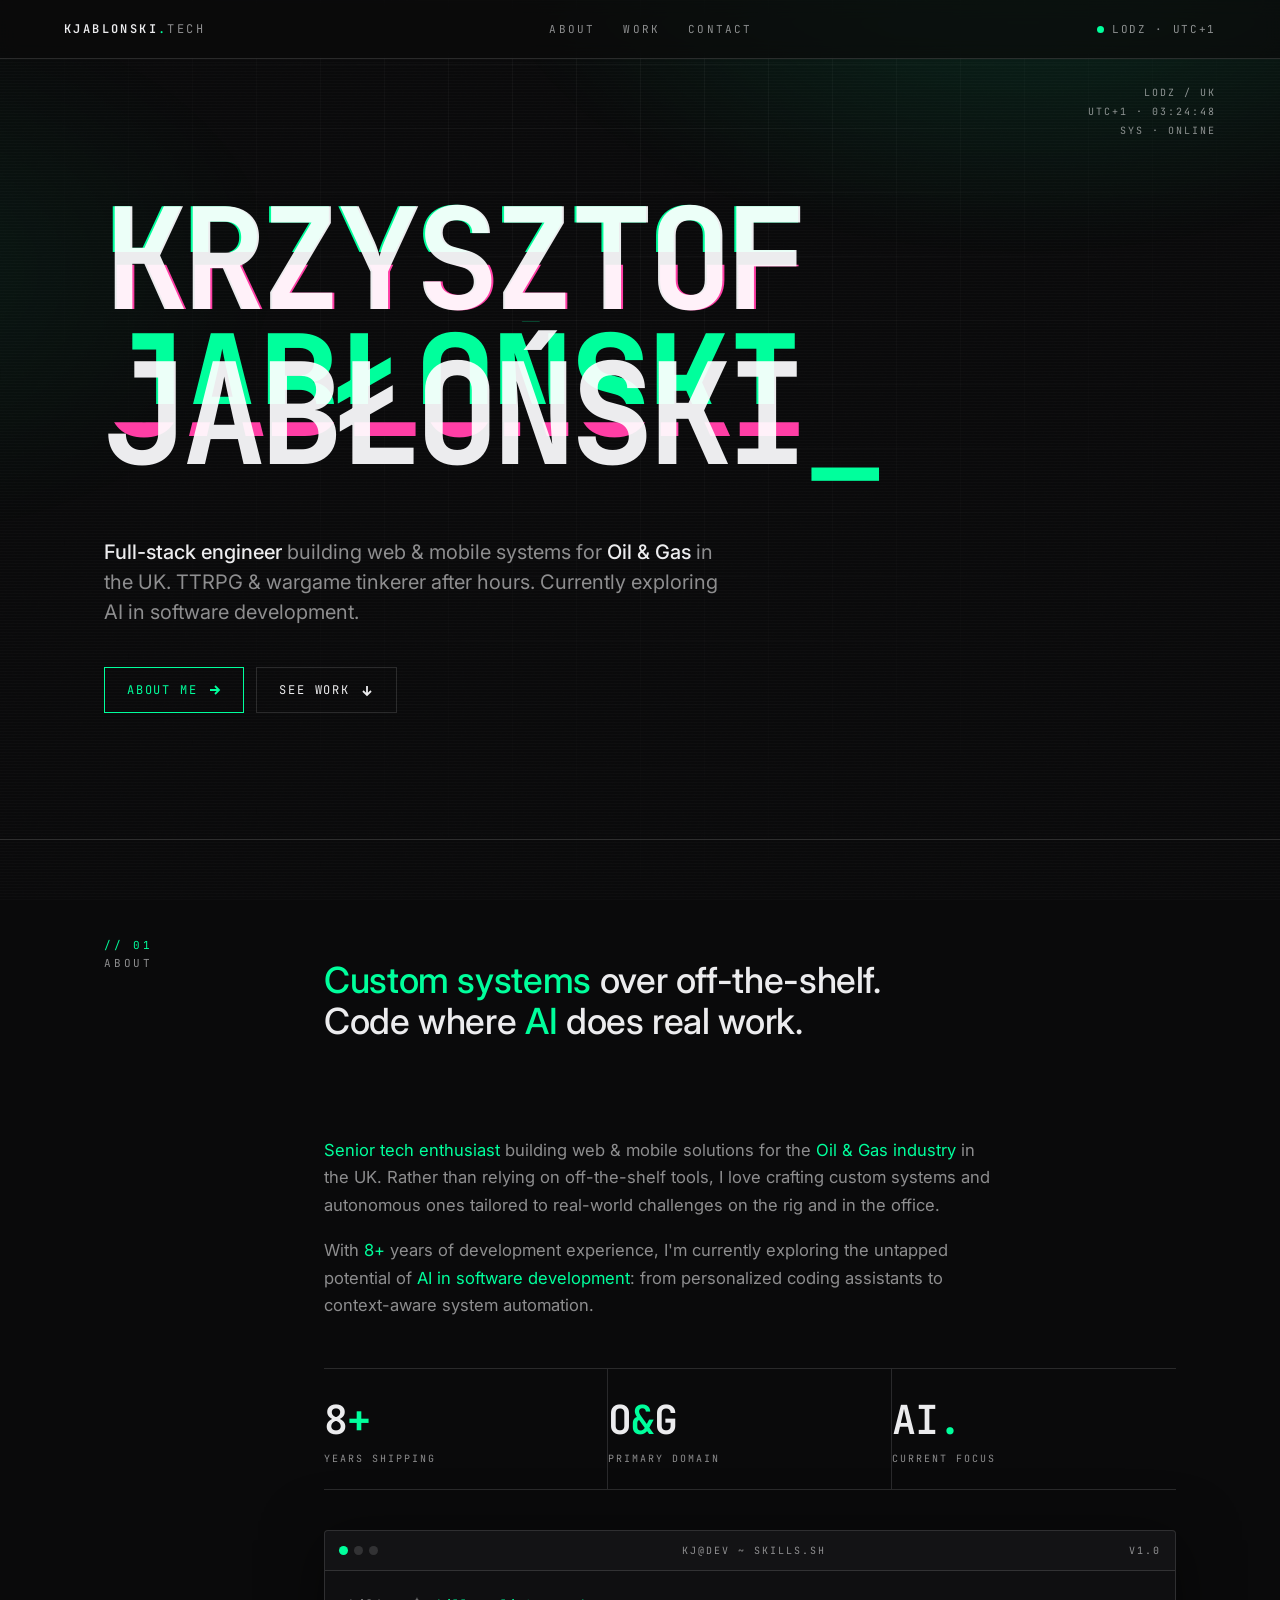
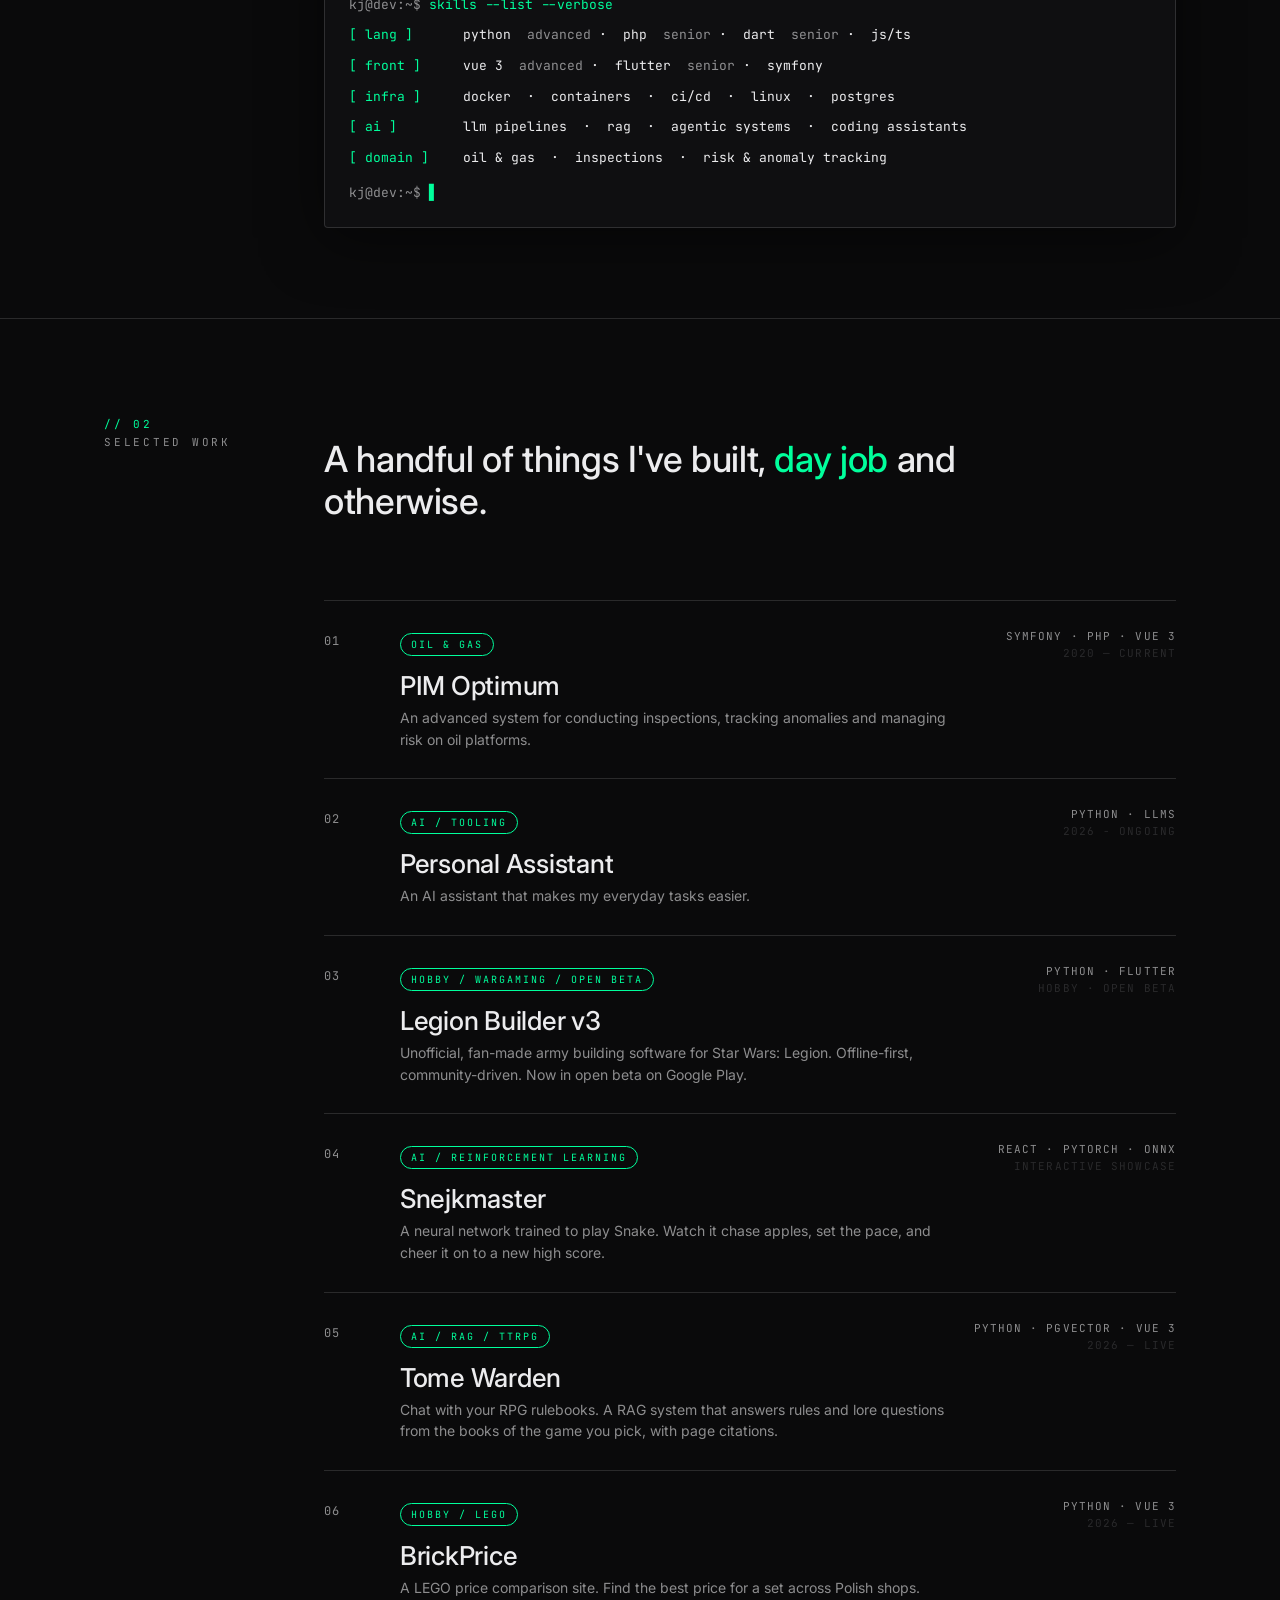
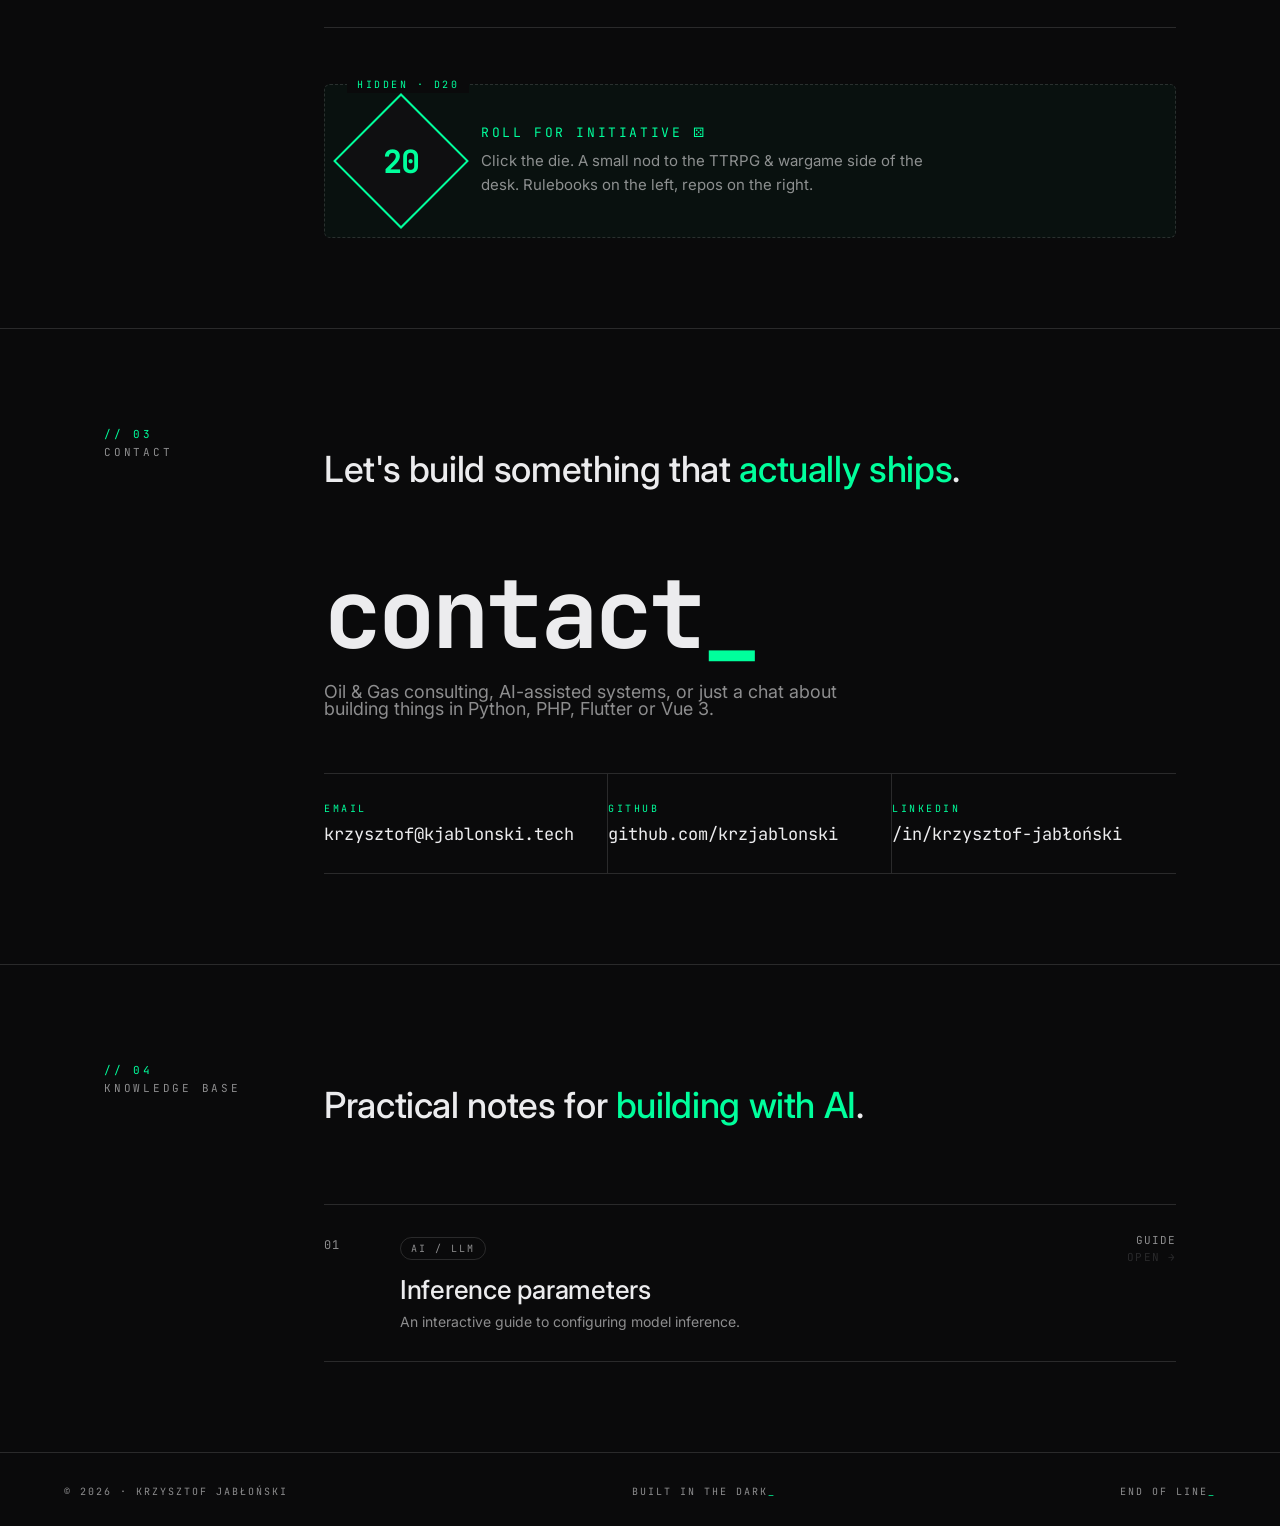
<file: index.html>
<!doctype html>
<html lang="en">
  <head>
    <meta charset="utf-8" />
    <meta name="viewport" content="width=device-width,initial-scale=1" />
    <title>Krzysztof Jabłoński — Full-stack engineer</title>
    <link rel="preconnect" href="https://fonts.googleapis.com" />
    <link rel="preconnect" href="https://fonts.gstatic.com" crossorigin />
    <link
      href="https://fonts.googleapis.com/css2?family=Inter:wght@400;500;600;700&family=JetBrains+Mono:wght@400;500;600;700&display=swap"
      rel="stylesheet"
    />
    <style>
      :root {
        --bg: #0a0a0b;
        --bg-elev: #0f0f11;
        --ink: #ececee;
        --dim: rgba(236, 236, 238, 0.58);
        --faint: rgba(236, 236, 238, 0.14);
        --fainter: rgba(236, 236, 238, 0.06);
        --accent: #00ff9c; /* green default */
        --accent-dim: color-mix(in oklch, var(--accent) 25%, transparent);
        --grid-op: 0.05;
        --sans: "Inter", system-ui, -apple-system, Segoe UI, sans-serif;
        --mono: "JetBrains Mono", ui-monospace, Menlo, monospace;
        --maxw: 1200px;
        --pad-x: clamp(24px, 5vw, 80px);
      }

      * {
        box-sizing: border-box;
      }
      html,
      body {
        margin: 0;
        padding: 0;
        background: var(--bg);
        color: var(--ink);
        font-family: var(--sans);
        -webkit-font-smoothing: antialiased;
      }
      body {
        overflow-x: hidden;
      }
      a {
        color: inherit;
        text-decoration: none;
      }
      ::selection {
        background: var(--accent);
        color: #000;
      }

      /* ─── ambient layers ───────────────────────── */
      .bg-layer {
        position: fixed;
        inset: 0;
        pointer-events: none;
        z-index: 0;
      }
      .bg-grid {
        background-image:
          linear-gradient(
            to right,
            rgba(236, 236, 238, var(--grid-op)) 1px,
            transparent 1px
          ),
          linear-gradient(
            to bottom,
            rgba(236, 236, 238, var(--grid-op)) 1px,
            transparent 1px
          );
        background-size: 64px 64px;
        mask-image: radial-gradient(
          ellipse at 50% 0%,
          rgba(0, 0, 0, 0.9),
          transparent 80%
        );
      }
      .bg-scan {
        background: repeating-linear-gradient(
          to bottom,
          transparent 0 2px,
          rgba(255, 255, 255, 0.02) 2px 3px
        );
      }
      .bg-noise {
        opacity: 0.035;
        mix-blend-mode: overlay;
        background-image: url("data:image/svg+xml,%3Csvg xmlns='http://www.w3.org/2000/svg' width='220' height='220'%3E%3Cfilter id='n'%3E%3CfeTurbulence baseFrequency='0.9' numOctaves='2' seed='3'/%3E%3C/filter%3E%3Crect width='220' height='220' filter='url(%23n)'/%3E%3C/svg%3E");
      }
      .bg-glow {
        background:
          radial-gradient(
            ellipse 800px 500px at 80% -10%,
            var(--accent-dim),
            transparent 70%
          ),
          radial-gradient(
            ellipse 600px 400px at -10% 30%,
            color-mix(in oklch, var(--accent) 12%, transparent),
            transparent 70%
          );
        opacity: 0.55;
      }

      main,
      header,
      footer {
        position: relative;
        z-index: 1;
      }

      /* ─── NAV ─────────────────────────────────── */
      header.nav {
        position: sticky;
        top: 0;
        z-index: 50;
        display: flex;
        justify-content: space-between;
        align-items: center;
        padding: 18px var(--pad-x);
        backdrop-filter: blur(10px);
        background: color-mix(in oklch, var(--bg) 70%, transparent);
        border-bottom: 1px solid var(--faint);
      }
      .brand {
        font-family: var(--mono);
        font-size: 12px;
        letter-spacing: 0.2em;
        color: var(--dim);
      }
      .brand b {
        color: var(--ink);
        font-weight: 600;
      }
      .brand .dot {
        color: var(--accent);
      }
      nav.links {
        display: flex;
        gap: 28px;
        font-family: var(--mono);
        font-size: 11px;
        letter-spacing: 0.2em;
        color: var(--dim);
        text-transform: uppercase;
      }
      nav.links a {
        position: relative;
        padding: 4px 0;
        transition: color 0.2s;
      }
      nav.links a:hover {
        color: var(--ink);
      }
      nav.links a::after {
        content: "";
        position: absolute;
        left: 0;
        right: 100%;
        bottom: -2px;
        height: 1px;
        background: var(--accent);
        transition: right 0.25s ease;
      }
      nav.links a:hover::after {
        right: 0;
      }
      .nav-status {
        display: flex;
        align-items: center;
        gap: 8px;
        font-family: var(--mono);
        font-size: 11px;
        letter-spacing: 0.15em;
        color: var(--dim);
      }
      .status-dot {
        width: 7px;
        height: 7px;
        border-radius: 50%;
        background: var(--accent);
        box-shadow: 0 0 0 0 var(--accent);
        animation: pulse 2.2s infinite;
      }
      @keyframes pulse {
        0% {
          box-shadow: 0 0 0 0
            color-mix(in oklch, var(--accent) 60%, transparent);
        }
        70% {
          box-shadow: 0 0 0 10px transparent;
        }
        100% {
          box-shadow: 0 0 0 0 transparent;
        }
      }
      @media (max-width: 720px) {
        nav.links {
          display: none;
        }
      }

      /* ─── container ───────────────────────────── */
      .wrap {
        max-width: var(--maxw);
        margin: 0 auto;
        padding: 0 var(--pad-x);
      }

      /* ─── HERO ────────────────────────────────── */
      section.hero {
        padding: clamp(72px, 12vh, 140px) 0 clamp(80px, 14vh, 160px);
        position: relative;
      }
      .hero .pill {
        display: inline-flex;
        align-items: center;
        gap: 8px;
        padding: 6px 12px;
        border: 1px solid var(--accent);
        border-radius: 999px;
        font-family: var(--mono);
        font-size: 11px;
        letter-spacing: 0.2em;
        color: var(--accent);
        text-transform: uppercase;
        background: color-mix(in oklch, var(--accent) 6%, transparent);
      }
      .hero .pill .status-dot {
        background: var(--accent);
      }

      .hero h1 {
        font-family: var(--mono);
        font-weight: 700;
        font-size: clamp(48px, 11vw, 148px);
        line-height: 0.9;
        letter-spacing: -0.045em;
        margin: 28px 0 0;
        color: var(--ink);
      }
      .hero h1 .caret {
        color: var(--accent);
        font-weight: 500;
      }

      .glitch {
        position: relative;
        display: inline-block;
      }
      .glitch > span {
        display: block;
      }
      .glitch::before,
      .glitch::after {
        content: attr(data-text);
        position: absolute;
        inset: 0;
        pointer-events: none;
        mix-blend-mode: screen;
      }
      .glitch::before {
        color: var(--accent);
        transform: translate(-2px, 0);
        clip-path: polygon(0 0, 100% 0, 100% 45%, 0 45%);
        animation: glitchA 3.6s infinite steps(1);
      }
      .glitch::after {
        color: #ff3ea5;
        transform: translate(2px, 0);
        clip-path: polygon(0 55%, 100% 55%, 100% 100%, 0 100%);
        animation: glitchB 3.6s infinite steps(1);
      }
      @keyframes glitchA {
        0%,
        93%,
        100% {
          transform: translate(-2px, 0);
          opacity: 0;
        }
        94% {
          transform: translate(-4px, 0);
          opacity: 0.7;
        }
        95% {
          transform: translate(1px, 1px);
          opacity: 0.9;
        }
        96% {
          transform: translate(-3px, -1px);
          opacity: 0.4;
        }
        97% {
          transform: translate(-2px, 0);
          opacity: 0;
        }
      }
      @keyframes glitchB {
        0%,
        93%,
        100% {
          transform: translate(2px, 0);
          opacity: 0;
        }
        94% {
          transform: translate(4px, 1px);
          opacity: 0.6;
        }
        95% {
          transform: translate(-1px, -1px);
          opacity: 0.8;
        }
        96% {
          transform: translate(3px, 1px);
          opacity: 0.4;
        }
        97% {
          transform: translate(2px, 0);
          opacity: 0;
        }
      }

      .hero .tagline {
        margin-top: 32px;
        max-width: 620px;
        font-size: clamp(16px, 1.6vw, 20px);
        line-height: 1.5;
        color: var(--dim);
      }
      .hero .tagline b {
        color: var(--ink);
        font-weight: 500;
      }

      .hero .cta {
        display: flex;
        gap: 12px;
        margin-top: 40px;
        flex-wrap: wrap;
      }
      .btn {
        display: inline-flex;
        align-items: center;
        gap: 10px;
        padding: 14px 22px;
        border: 1px solid var(--faint);
        background: transparent;
        color: var(--ink);
        font-family: var(--mono);
        font-size: 12px;
        letter-spacing: 0.15em;
        text-transform: uppercase;
        cursor: pointer;
        transition:
          border-color 0.2s,
          background 0.2s,
          color 0.2s,
          transform 0.1s;
      }
      .btn:hover {
        border-color: var(--ink);
        background: rgba(255, 255, 255, 0.04);
      }
      .btn:active {
        transform: translateY(1px);
      }
      .btn.primary {
        border-color: var(--accent);
        color: var(--accent);
      }
      .btn.primary:hover {
        background: var(--accent);
        color: #000;
      }
      .btn .arrow {
        transition: transform 0.2s;
      }
      .btn:hover .arrow {
        transform: translateX(3px);
      }

      .hero-meta {
        position: absolute;
        top: 24px;
        right: var(--pad-x);
        font-family: var(--mono);
        font-size: 10px;
        letter-spacing: 0.2em;
        color: var(--dim);
        text-align: right;
        line-height: 1.9;
      }
      @media (max-width: 720px) {
        .hero-meta {
          display: none;
        }
      }

      /* ─── section chrome ──────────────────────── */
      section {
        position: relative;
      }
      .sec {
        padding: clamp(64px, 10vh, 120px) 0;
        border-top: 1px solid var(--faint);
      }
      .sec-head {
        display: grid;
        grid-template-columns: 180px 1fr;
        gap: 40px;
        margin-bottom: 48px;
      }
      .sec-num {
        font-family: var(--mono);
        font-size: 11px;
        letter-spacing: 0.25em;
        text-transform: uppercase;
        color: var(--accent);
        padding-top: 8px;
      }
      .sec-num span {
        color: var(--dim);
        display: block;
        margin-top: 4px;
      }
      .sec-title {
        font-size: clamp(24px, 3vw, 36px);
        font-weight: 500;
        letter-spacing: -0.01em;
        line-height: 1.15;
        max-width: 760px;
      }
      .sec-title em {
        font-style: normal;
        color: var(--accent);
      }

      .sec-body {
        display: grid;
        grid-template-columns: 180px 1fr;
        gap: 40px;
      }
      @media (max-width: 760px) {
        .sec-head,
        .sec-body {
          grid-template-columns: 1fr;
          gap: 12px;
        }
      }

      /* ─── ABOUT ─────────────────────────────── */
      .about p {
        font-size: clamp(15px, 1.3vw, 17px);
        line-height: 1.65;
        color: var(--dim);
        max-width: 680px;
        text-wrap: pretty;
      }
      .about p + p {
        margin-top: 18px;
      }
      .about p b {
        color: var(--ink);
        font-weight: 500;
      }

      .about p .accent {
        color: var(--accent);
      }

      .about-stats {
        display: grid;
        grid-template-columns: repeat(3, 1fr);
        gap: 0;
        margin-top: 48px;
        border-top: 1px solid var(--faint);
        border-bottom: 1px solid var(--faint);
      }
      .about-stat {
        padding: 24px 0;
        border-right: 1px solid var(--faint);
      }
      .about-stat:last-child {
        border-right: none;
      }
      .about-stat .n {
        font-family: var(--mono);
        font-weight: 600;
        font-size: clamp(28px, 3.5vw, 40px);
        color: var(--ink);
        letter-spacing: -0.02em;
      }
      .about-stat .n .u {
        color: var(--accent);
      }
      .about-stat .l {
        font-family: var(--mono);
        font-size: 10px;
        letter-spacing: 0.2em;
        color: var(--dim);
        text-transform: uppercase;
        margin-top: 6px;
      }
      @media (max-width: 640px) {
        .about-stats {
          grid-template-columns: 1fr;
        }
        .about-stat {
          border-right: none;
          border-bottom: 1px solid var(--faint);
        }
        .about-stat:last-child {
          border-bottom: none;
        }
      }

      /* ─── TERMINAL skills ──────────────────────── */
      .term {
        margin-top: 40px;
        background: var(--bg-elev);
        border: 1px solid var(--faint);
        border-radius: 4px;
        font-family: var(--mono);
        font-size: 13px;
        line-height: 1.9;
        overflow: hidden;
        box-shadow: 0 10px 60px rgba(0, 0, 0, 0.5);
      }
      .term-bar {
        display: flex;
        align-items: center;
        justify-content: space-between;
        padding: 10px 14px;
        border-bottom: 1px solid var(--faint);
        background: rgba(255, 255, 255, 0.015);
        font-size: 10px;
        letter-spacing: 0.2em;
        color: var(--dim);
        text-transform: uppercase;
      }
      .term-bar .dots {
        display: flex;
        gap: 6px;
      }
      .term-bar .dots i {
        width: 9px;
        height: 9px;
        border-radius: 50%;
        background: var(--faint);
        display: inline-block;
      }
      .term-bar .dots i.on {
        background: var(--accent);
      }
      .term-body {
        padding: 22px 24px;
      }
      .term-prompt {
        color: var(--dim);
      }
      .term-prompt .u {
        color: var(--accent);
      }
      .term-row {
        display: grid;
        grid-template-columns: 100px 1fr;
        gap: 14px;
        margin-top: 6px;
      }
      .term-row > .k {
        color: var(--accent);
      }
      .term-row > .v {
        color: var(--ink);
      }
      .term-row > .v i {
        font-style: normal;
        color: var(--dim);
      }
      .caret {
        color: var(--accent);
        animation: blink 1.05s steps(2) infinite;
      }
      @keyframes blink {
        50% {
          opacity: 0;
        }
      }

      /* ─── PROJECTS ─────────────────────────── */
      .proj-grid {
        display: grid;
        grid-template-columns: 1fr;
        gap: 0;
      }
      .proj {
        display: grid;
        grid-template-columns: 56px 1fr auto;
        grid-template-areas: "num tag stack" "num main main";
        column-gap: 20px;
        row-gap: 10px;
        align-items: start;
        padding: 28px 0;
        border-bottom: 1px solid var(--faint);
        transition: padding 0.25s ease;
        position: relative;
      }
      .proj-num {
        grid-area: num;
        padding-top: 4px;
      }
      .proj-tag {
        grid-area: tag;
        align-self: center;
        white-space: nowrap;
      }
      .proj-main {
        grid-area: main;
      }
      .proj-stack {
        grid-area: stack;
        align-self: center;
      }
      .proj::before {
        content: "";
        position: absolute;
        left: -16px;
        top: 50%;
        transform: translateY(-50%);
        width: 4px;
        height: 0;
        background: var(--accent);
        transition: height 0.3s ease;
      }
      .proj:hover {
        padding-left: 16px;
      }
      .proj:hover::before {
        height: 60%;
      }
      .proj:first-child {
        border-top: 1px solid var(--faint);
      }

      .proj-num {
        font-family: var(--mono);
        font-size: 12px;
        color: var(--dim);
        letter-spacing: 0.1em;
      }
      .proj-tag {
        font-family: var(--mono);
        font-size: 10px;
        letter-spacing: 0.2em;
        padding: 4px 10px;
        border: 1px solid var(--faint);
        border-radius: 999px;
        color: var(--dim);
        text-transform: uppercase;
        justify-self: start;
      }
      .proj-tag.og {
        color: var(--accent);
        border-color: var(--accent);
      }
      .proj-main .title {
        font-size: clamp(20px, 2.2vw, 26px);
        font-weight: 500;
        letter-spacing: -0.01em;
        transition: color 0.2s;
        text-wrap: balance;
      }
      .proj:hover .proj-main .title {
        color: var(--accent);
      }
      .proj-main .desc {
        margin-top: 6px;
        font-size: 14px;
        color: var(--dim);
        max-width: 560px;
        line-height: 1.55;
      }
      .proj-stack {
        font-family: var(--mono);
        font-size: 11px;
        letter-spacing: 0.1em;
        color: var(--dim);
        text-align: right;
        text-transform: uppercase;
      }
      .proj-stack i {
        font-style: normal;
        display: block;
        margin-top: 3px;
        color: var(--faint);
      }
      @media (max-width: 640px) {
        .proj {
          grid-template-columns: 44px 1fr;
          grid-template-areas: "num tag" "num main" "num stack";
          gap: 10px;
          padding: 22px 0;
        }
        .proj-stack {
          text-align: left;
        }
      }

      /* ─── D20 EASTER EGG ──────────────────── */
      .egg {
        margin-top: 56px;
        display: grid;
        grid-template-columns: auto 1fr;
        gap: 32px;
        align-items: center;
        padding: 28px;
        border: 1px dashed var(--faint);
        border-radius: 6px;
        position: relative;
        background: color-mix(in oklch, var(--accent) 3%, transparent);
      }
      .egg::before {
        content: "HIDDEN · D20";
        position: absolute;
        top: -9px;
        left: 22px;
        padding: 2px 10px;
        background: var(--bg);
        font-family: var(--mono);
        font-size: 10px;
        letter-spacing: 0.25em;
        color: var(--accent);
      }
      .d20 {
        width: 96px;
        height: 96px;
        flex-shrink: 0;
        border: 2px solid var(--accent);
        transform: rotate(45deg);
        display: flex;
        align-items: center;
        justify-content: center;
        background: var(--bg-elev);
        cursor: pointer;
        user-select: none;
        transition:
          box-shadow 0.2s,
          transform 0.3s;
        box-shadow: 0 0 0 0 var(--accent-dim);
      }
      .d20:hover {
        box-shadow: 0 0 0 8px var(--accent-dim);
      }
      .d20.rolling {
        animation: tumble 0.6s cubic-bezier(0.2, 0.7, 0.3, 1);
      }
      @keyframes tumble {
        0% {
          transform: rotate(45deg) scale(1);
        }
        25% {
          transform: rotate(200deg) scale(1.1);
        }
        50% {
          transform: rotate(380deg) scale(0.95);
        }
        75% {
          transform: rotate(540deg) scale(1.05);
        }
        100% {
          transform: rotate(720deg) scale(1);
        }
      }
      .d20 .n {
        transform: rotate(-45deg);
        font-family: var(--mono);
        font-weight: 700;
        font-size: 32px;
        color: var(--accent);
        letter-spacing: -0.03em;
      }
      .egg-text .h {
        font-family: var(--mono);
        font-size: 13px;
        letter-spacing: 0.2em;
        color: var(--accent);
        text-transform: uppercase;
        margin-bottom: 8px;
      }
      .egg-text .b {
        font-size: 15px;
        color: var(--dim);
        line-height: 1.6;
        max-width: 480px;
      }
      .egg-text .r {
        display: inline-block;
        margin-left: 10px;
        font-family: var(--mono);
        font-size: 12px;
        padding: 2px 10px;
        border: 1px solid var(--accent);
        color: var(--accent);
        letter-spacing: 0.1em;
        opacity: 0;
        transform: translateY(4px);
        transition:
          opacity 0.3s,
          transform 0.3s;
      }
      .egg-text .r.on {
        opacity: 1;
        transform: translateY(0);
      }
      .egg-text .r.crit {
        background: var(--accent);
        color: #000;
      }
      .egg-text .r.fail {
        border-color: #ff3ea5;
        color: #ff3ea5;
      }
      @media (max-width: 640px) {
        .egg {
          grid-template-columns: 1fr;
          text-align: center;
        }
        .d20 {
          margin: 0 auto;
        }
      }

      /* ─── CONTACT ─────────────────────────── */
      .contact-title {
        font-family: var(--mono);
        font-size: clamp(44px, 8vw, 96px);
        font-weight: 700;
        letter-spacing: -0.04em;
        line-height: 0.95;
        margin: 0;
      }
      .contact-title .u {
        color: var(--accent);
      }
      .contact-title small {
        display: block;
        font-family: var(--sans);
        font-size: clamp(15px, 1.4vw, 18px);
        font-weight: 400;
        color: var(--dim);
        letter-spacing: normal;
        margin-top: 24px;
        max-width: 560px;
      }
      .channels {
        display: grid;
        grid-template-columns: repeat(3, 1fr);
        gap: 0;
        margin-top: 56px;
        border-top: 1px solid var(--faint);
      }
      .channel {
        display: block;
        padding: 28px 0;
        border-bottom: 1px solid var(--faint);
        border-right: 1px solid var(--faint);
        transition:
          background 0.2s,
          padding-left 0.25s;
        position: relative;
        overflow: hidden;
      }
      .channel:last-child {
        border-right: none;
      }
      .channel:hover {
        background: rgba(255, 255, 255, 0.02);
        padding-left: 20px;
      }
      .channel .k {
        font-family: var(--mono);
        font-size: 10px;
        letter-spacing: 0.25em;
        color: var(--accent);
        text-transform: uppercase;
      }
      .channel .v {
        font-family: var(--mono);
        font-size: clamp(14px, 1.4vw, 17px);
        margin-top: 8px;
        color: var(--ink);
        word-break: break-word;
      }
      .channel .arrow-svg {
        position: absolute;
        top: 50%;
        right: 18px;
        transform: translateY(-50%) translateX(20px);
        opacity: 0;
        transition:
          opacity 0.2s,
          transform 0.2s;
        color: var(--accent);
      }
      .channel:hover .arrow-svg {
        opacity: 1;
        transform: translateY(-50%) translateX(0);
      }
      @media (max-width: 720px) {
        .channels {
          grid-template-columns: 1fr;
        }
        .channel {
          border-right: none;
          padding: 22px 0;
        }
      }

      /* ─── FOOTER ─────────────────────────── */
      footer {
        padding: 32px var(--pad-x) 28px;
        border-top: 1px solid var(--faint);
        display: flex;
        justify-content: space-between;
        align-items: center;
        font-family: var(--mono);
        font-size: 10px;
        letter-spacing: 0.2em;
        color: var(--dim);
        text-transform: uppercase;
        flex-wrap: wrap;
        gap: 12px;
      }
      footer .u {
        color: var(--accent);
      }

      /* ─── TWEAKS panel ─────────────────────── */
      .tweaks {
        position: fixed;
        right: 18px;
        bottom: 18px;
        z-index: 100;
        width: 260px;
        padding: 16px;
        background: rgba(12, 12, 14, 0.96);
        border: 1px solid var(--faint);
        border-radius: 6px;
        font-family: var(--mono);
        font-size: 12px;
        color: var(--ink);
        box-shadow: 0 12px 40px rgba(0, 0, 0, 0.5);
        display: none;
      }
      .tweaks.active {
        display: block;
      }
      .tweaks h4 {
        display: flex;
        justify-content: space-between;
        margin: 0 0 12px;
        font-size: 10px;
        letter-spacing: 0.25em;
        color: var(--dim);
        text-transform: uppercase;
        font-weight: 500;
      }
      .tweaks h4 span {
        color: var(--accent);
      }
      .tweaks label {
        display: block;
        margin: 6px 0 8px;
        font-size: 9px;
        letter-spacing: 0.2em;
        color: var(--dim);
        text-transform: uppercase;
      }
      .tweaks .swatches {
        display: flex;
        gap: 8px;
      }
      .tweaks .sw {
        flex: 1;
        height: 30px;
        border-radius: 3px;
        border: 1px solid var(--faint);
        cursor: pointer;
        transition:
          transform 0.12s,
          border-color 0.12s;
      }
      .tweaks .sw.on {
        border-color: #fff;
        transform: scale(1.04);
      }
      .tweaks .hint {
        margin-top: 14px;
        font-size: 9px;
        color: var(--dim);
        letter-spacing: 0.15em;
      }
    </style>
  </head>
  <body>
    <div class="bg-layer bg-glow"></div>
    <div class="bg-layer bg-grid"></div>
    <div class="bg-layer bg-scan"></div>
    <div class="bg-layer bg-noise"></div>

    <!-- ─── NAV ─── -->
    <header class="nav">
      <div class="brand"><b>KJABLONSKI</b><span class="dot">.</span>TECH</div>
      <nav class="links">
        <a href="#about">About</a>
        <a href="#work">Work</a>
        <a href="#contact">Contact</a>
      </nav>
      <div class="nav-status">
        <span class="status-dot"></span>
        <span>LODZ · UTC+1</span>
      </div>
    </header>

    <main>
      <!-- ─── HERO ─── -->
      <section class="hero">
        <div class="wrap">
          <div class="hero-meta">
            LODZ / UK<br />
            UTC+1 · <span id="clock">--:--:--</span><br />
            SYS · ONLINE
          </div>

          <h1>
            <span class="glitch" data-text="KRZYSZTOF"
              ><span>KRZYSZTOF</span></span
            ><br />
            <span class="glitch" data-text="JABŁOŃSKI"
              ><span style="line-height: 1.3">JABŁOŃSKI</span></span
            ><span class="caret">_</span>
          </h1>

          <p class="tagline">
            <b>Full-stack engineer</b> building web &amp; mobile systems for
            <b>Oil &amp; Gas</b> in the UK. TTRPG &amp; wargame tinkerer after
            hours. Currently exploring AI in software development.
          </p>

          <div class="cta">
            <a href="#about" class="btn primary">
              About Me
              <svg
                class="arrow"
                width="14"
                height="14"
                viewBox="0 0 14 14"
                fill="none"
                stroke="currentColor"
                stroke-width="1.8"
              >
                <path d="M3 7h8M8 3l4 4-4 4" />
              </svg>
            </a>
            <a href="#work" class="btn">
              See work
              <svg
                class="arrow"
                width="14"
                height="14"
                viewBox="0 0 14 14"
                fill="none"
                stroke="currentColor"
                stroke-width="1.8"
              >
                <path d="M7 3v8M3 8l4 4 4-4" />
              </svg>
            </a>
          </div>
        </div>
      </section>

      <!-- ─── ABOUT ─── -->
      <section id="about" class="sec">
        <div class="wrap">
          <div class="sec-head">
            <div class="sec-num">// 01<span>About</span></div>
            <h2 class="sec-title">
              <em>Custom systems</em> over off-the-shelf.<br />
              Code where <em>AI</em> does real work.
            </h2>
          </div>

          <div class="sec-body about">
            <div class="sec-num" aria-hidden="true"></div>
            <div>
              <p>
                <span class="accent">Senior tech enthusiast</span> building web
                &amp; mobile solutions for the
                <span class="accent">Oil &amp; Gas industry </span> in the UK.
                Rather than relying on off-the-shelf tools, I love crafting
                custom systems and autonomous ones tailored to real-world
                challenges on the rig and in the office.
              </p>
              <p>
                With <span class="accent">8+</span> years of development
                experience, I'm currently exploring the untapped potential of
                <span class="accent">AI in software development</span>: from
                personalized coding assistants to context-aware system
                automation.
              </p>

              <div class="about-stats">
                <div class="about-stat">
                  <div class="n">8<span class="u">+</span></div>
                  <div class="l">Years shipping</div>
                </div>
                <div class="about-stat">
                  <div class="n">O<span class="u">&amp;</span>G</div>
                  <div class="l">Primary domain</div>
                </div>
                <div class="about-stat">
                  <div class="n">AI<span class="u">.</span></div>
                  <div class="l">Current focus</div>
                </div>
              </div>

              <!-- terminal skills -->
              <div class="term" aria-label="Skills terminal">
                <div class="term-bar">
                  <div class="dots"><i class="on"></i><i></i><i></i></div>
                  <div>kj@dev ~ skills.sh</div>
                  <div>v1.0</div>
                </div>
                <div class="term-body">
                  <div class="term-prompt">
                    kj@dev:~$ <span class="u">skills --list --verbose</span>
                  </div>
                  <div class="term-row">
                    <span class="k">[ lang ]</span
                    ><span class="v"
                      >python &nbsp;<i>advanced</i>&nbsp;·&nbsp; php
                      &nbsp;<i>senior</i>&nbsp;·&nbsp; dart
                      &nbsp;<i>senior</i>&nbsp;·&nbsp; js/ts</span
                    >
                  </div>
                  <div class="term-row">
                    <span class="k">[ front ]</span
                    ><span class="v"
                      >vue 3 &nbsp;<i>advanced</i>&nbsp;·&nbsp; flutter
                      &nbsp;<i>senior</i>&nbsp;·&nbsp; symfony</span
                    >
                  </div>
                  <div class="term-row">
                    <span class="k">[ infra ]</span
                    ><span class="v"
                      >docker &nbsp;·&nbsp; containers &nbsp;·&nbsp; ci/cd
                      &nbsp;·&nbsp; linux &nbsp;·&nbsp; postgres</span
                    >
                  </div>
                  <div class="term-row">
                    <span class="k">[ ai ]</span
                    ><span class="v"
                      >llm pipelines &nbsp;·&nbsp; rag &nbsp;·&nbsp; agentic
                      systems &nbsp;·&nbsp; coding assistants</span
                    >
                  </div>
                  <div class="term-row">
                    <span class="k">[ domain ]</span
                    ><span class="v"
                      >oil &amp; gas &nbsp;·&nbsp; inspections &nbsp;·&nbsp;
                      risk &amp; anomaly tracking</span
                    >
                  </div>
                  <div class="term-prompt" style="margin-top: 10px">
                    kj@dev:~$ <span class="caret">▋</span>
                  </div>
                </div>
              </div>
            </div>
          </div>
        </div>
      </section>

      <!-- ─── PROJECTS ─── -->
      <section id="work" class="sec">
        <div class="wrap">
          <div class="sec-head">
            <div class="sec-num">// 02<span>Selected work</span></div>
            <h2 class="sec-title">
              A handful of things I've built, <em>day job</em> and otherwise.
            </h2>
          </div>

          <div class="sec-body">
            <div class="sec-num" aria-hidden="true"></div>
            <div>
              <div class="proj-grid">
                <article class="proj">
                  <div class="proj-num">01</div>
                  <div class="proj-tag og">Oil &amp; Gas</div>
                  <div class="proj-main">
                    <a
                      href="https://pim-ltd.com/products/pim-optimum"
                      target="_blank"
                      rel="noopener noreferrer"
                      class="title"
                      >PIM Optimum</a
                    >
                    <div class="desc">
                      An advanced system for conducting inspections, tracking
                      anomalies and managing risk on oil platforms.
                    </div>
                  </div>
                  <div class="proj-stack">
                    Symfony · PHP · Vue 3<i>2020 — current</i>
                  </div>
                </article>

                <article class="proj">
                  <div class="proj-num">02</div>
                  <div class="proj-tag og">AI / Tooling</div>
                  <div class="proj-main">
                    <a
                      href="https://github.com/krzjablonski/personal_assistant_v2"
                      target="_blank"
                      rel="noopener noreferrer"
                      class="title"
                      >Personal Assistant</a
                    >
                    <div class="desc">
                      An AI assistant that makes my everyday tasks easier.
                    </div>
                  </div>
                  <div class="proj-stack">
                    Python · LLMs<i>2026 - ongoing</i>
                  </div>
                </article>

                <article class="proj">
                  <div class="proj-num">03</div>
                  <div class="proj-tag og">Hobby / Wargaming / Open Beta</div>
                  <div class="proj-main">
                    <a href="/legion-builder/" class="title"
                      >Legion Builder v3</a
                    >
                    <div class="desc">
                      Unofficial, fan-made army building software for Star Wars:
                      Legion. Offline-first, community-driven. Now in open beta
                      on
                      <a
                        href="https://play.google.com/store/apps/details?id=tech.kjablonski.legionbuilder"
                        target="_blank"
                        rel="noopener noreferrer"
                        >Google Play</a
                      >.
                    </div>
                  </div>
                  <div class="proj-stack">
                    Python · Flutter<i>hobby · open beta</i>
                  </div>
                </article>

                <article class="proj">
                  <div class="proj-num">04</div>
                  <div class="proj-tag og">AI / Reinforcement Learning</div>
                  <div class="proj-main">
                    <a href="/snejkmaster/" class="title">Snejkmaster</a>
                    <div class="desc">
                      A neural network trained to play Snake. Watch it chase
                      apples, set the pace, and cheer it on to a new high score.
                    </div>
                  </div>
                  <div class="proj-stack">
                    React · PyTorch · ONNX<i>interactive showcase</i>
                  </div>
                </article>

                <article class="proj">
                  <div class="proj-num">05</div>
                  <div class="proj-tag og">AI / RAG / TTRPG</div>
                  <div class="proj-main">
                    <a
                      href="https://tomewarden.app"
                      target="_blank"
                      rel="noopener noreferrer"
                      class="title"
                      >Tome Warden</a
                    >
                    <div class="desc">
                      Chat with your RPG rulebooks. A RAG system that answers
                      rules and lore questions from the books of the game you
                      pick, with page citations.
                    </div>
                  </div>
                  <div class="proj-stack">
                    Python · pgvector · Vue 3<i>2026 — live</i>
                  </div>
                </article>

                <article class="proj">
                  <div class="proj-num">06</div>
                  <div class="proj-tag og">Hobby / LEGO</div>
                  <div class="proj-main">
                    <a
                      href="https://brickprice.pl"
                      target="_blank"
                      rel="noopener noreferrer"
                      class="title"
                      >BrickPrice</a
                    >
                    <div class="desc">
                      A LEGO price comparison site. Find the best price for a
                      set across Polish shops.
                    </div>
                  </div>
                  <div class="proj-stack">
                    Python · Vue 3<i>2026 — live</i>
                  </div>
                </article>
              </div>

              <!-- ── D20 egg ── -->
              <div
                class="egg"
                id="d20-egg"
                role="button"
                tabindex="0"
                aria-label="Roll a d20"
              >
                <div class="d20" id="d20">
                  <div class="n" id="d20-n">20</div>
                </div>
                <div class="egg-text">
                  <div class="h">Roll for initiative ⚄</div>
                  <div class="b">
                    Click the die. A small nod to the TTRPG &amp; wargame side
                    of the desk. Rulebooks on the left, repos on the right.
                    <span class="r" id="d20-result"></span>
                  </div>
                </div>
              </div>
            </div>
          </div>
        </div>
      </section>

      <!-- ─── CONTACT ─── -->
      <section id="contact" class="sec">
        <div class="wrap">
          <div class="sec-head">
            <div class="sec-num">// 03<span>Contact</span></div>
            <h2 class="sec-title">
              Let's build something that <em>actually ships</em>.
            </h2>
          </div>

          <div class="sec-body">
            <div class="sec-num" aria-hidden="true"></div>
            <div>
              <h3 class="contact-title">
                contact<span class="u">_</span>
                <small
                  >Oil &amp; Gas consulting, AI-assisted systems, or just a chat
                  about building things in Python, PHP, Flutter or Vue 3.</small
                >
              </h3>

              <div class="channels">
                <a class="channel" href="mailto:krzysztof@kjablonski.tech">
                  <div class="k">Email</div>
                  <div class="v">krzysztof@kjablonski.tech</div>
                  <svg
                    class="arrow-svg"
                    width="18"
                    height="18"
                    viewBox="0 0 18 18"
                    fill="none"
                    stroke="currentColor"
                    stroke-width="1.8"
                    stroke-linecap="round"
                  >
                    <path d="M5 13L13 5M6 5h7v7" />
                  </svg>
                </a>
                <a
                  class="channel"
                  href="https://github.com/krzjablonski"
                  target="_blank"
                  rel="noopener"
                >
                  <div class="k">GitHub</div>
                  <div class="v">github.com/krzjablonski</div>
                  <svg
                    class="arrow-svg"
                    width="18"
                    height="18"
                    viewBox="0 0 18 18"
                    fill="none"
                    stroke="currentColor"
                    stroke-width="1.8"
                    stroke-linecap="round"
                  >
                    <path d="M5 13L13 5M6 5h7v7" />
                  </svg>
                </a>
                <a
                  class="channel"
                  href="https://www.linkedin.com/in/krzysztof-jab%C5%82o%C5%84ski/"
                  target="_blank"
                  rel="noopener"
                >
                  <div class="k">LinkedIn</div>
                  <div class="v">/in/krzysztof-jabłoński</div>
                  <svg
                    class="arrow-svg"
                    width="18"
                    height="18"
                    viewBox="0 0 18 18"
                    fill="none"
                    stroke="currentColor"
                    stroke-width="1.8"
                    stroke-linecap="round"
                  >
                    <path d="M5 13L13 5M6 5h7v7" />
                  </svg>
                </a>
              </div>
            </div>
          </div>
        </div>
      </section>

      <!-- ─── KNOWLEDGE BASE ─── -->
      <section id="knowledge-base" class="sec">
        <div class="wrap">
          <div class="sec-head">
            <div class="sec-num">// 04<span>Knowledge Base</span></div>
            <h2 class="sec-title">
              Practical notes for <em>building with AI</em>.
            </h2>
          </div>

          <div class="sec-body">
            <div class="sec-num" aria-hidden="true"></div>
            <div class="proj-grid">
              <a class="proj" href="./inference-parameters.html">
                <div class="proj-num">01</div>
                <div class="proj-tag">AI / LLM</div>
                <div class="proj-main">
                  <span class="title">Inference parameters</span>
                  <div class="desc">
                    An interactive guide to configuring model inference.
                  </div>
                </div>
                <div class="proj-stack">Guide<i>Open →</i></div>
              </a>
            </div>
          </div>
        </div>
      </section>
    </main>

    <footer>
      <span>© 2026 · Krzysztof Jabłoński</span>
      <span>Built in the dark<span class="u">_</span></span>
      <span>END OF LINE<span class="u">_</span></span>
    </footer>

    <!-- ─── TWEAKS panel ─── -->
    <div class="tweaks" id="tweaks">
      <h4>accent colour <span>tweaks</span></h4>
      <label>pick a hue</label>
      <div class="swatches" id="swatches">
        <div
          class="sw"
          data-k="green"
          style="background: #00ff9c"
          title="acid green"
        ></div>
        <div
          class="sw"
          data-k="cyan"
          style="background: #22e7ff"
          title="cyan"
        ></div>
        <div
          class="sw"
          data-k="magenta"
          style="background: #ff3ea5"
          title="magenta"
        ></div>
        <div
          class="sw"
          data-k="amber"
          style="background: #ffb43a"
          title="amber"
        ></div>
      </div>
      <div class="hint">toggle from toolbar · saves to localStorage</div>
    </div>

    <script>
      /* ── Tweaks — accent colour persists via localStorage ── */
      const ACCENTS = {
        green: "#00ff9c",
        cyan: "#22e7ff",
        magenta: "#ff3ea5",
        amber: "#ffb43a",
      };

      const saved = localStorage.getItem("kj-accent") || "green";

      function applyAccent(k) {
        const c = ACCENTS[k] || ACCENTS.green;
        document.documentElement.style.setProperty("--accent", c);
        document.documentElement.style.setProperty(
          "--accent-dim",
          `color-mix(in oklch, ${c} 25%, transparent)`,
        );
        document.querySelectorAll("#swatches .sw").forEach((s) => {
          s.classList.toggle("on", s.dataset.k === k);
        });
        localStorage.setItem("kj-accent", k);
      }
      applyAccent(saved);

      document.querySelectorAll("#swatches .sw").forEach((s) => {
        s.addEventListener("click", () => applyAccent(s.dataset.k));
      });

      /* toggle tweaks panel with T key */
      document.addEventListener("keydown", (e) => {
        if (e.key === "t" || e.key === "T") {
          document.getElementById("tweaks").classList.toggle("active");
        }
      });

      /* ── Clock ── */
      const clockEl = document.getElementById("clock");
      function tick() {
        const d = new Date();
        const pad = (n) => String(n).padStart(2, "0");
        clockEl.textContent = `${pad(d.getHours())}:${pad(d.getMinutes())}:${pad(d.getSeconds())}`;
      }
      tick();
      setInterval(tick, 1000);

      /* ── D20 easter egg ── */
      const d20 = document.getElementById("d20");
      const d20N = document.getElementById("d20-n");
      const d20R = document.getElementById("d20-result");
      const d20Egg = document.getElementById("d20-egg");

      const FLAVOR = {
        crit: ["NAT 20 — crit!", "Perfect roll.", "The dice favor you."],
        high: ["Solid roll.", "You succeed.", "It works."],
        mid: ["Partial success.", "Could be worse.", "You scrape by."],
        low: ["Rough.", "Not great.", "Try again?"],
        fail: ["NAT 1 — critical fail.", "Catastrophic.", "Reroll advised."],
      };
      const pick = (a) => a[Math.floor(Math.random() * a.length)];

      function roll() {
        if (d20.classList.contains("rolling")) return;
        d20.classList.add("rolling");
        d20R.classList.remove("on", "crit", "fail");

        let ticks = 0;
        const spin = setInterval(() => {
          d20N.textContent = 1 + Math.floor(Math.random() * 20);
          ticks++;
          if (ticks > 10) clearInterval(spin);
        }, 50);

        setTimeout(() => {
          const n = 1 + Math.floor(Math.random() * 20);
          d20N.textContent = n;
          let bucket = "mid";
          if (n === 20) bucket = "crit";
          else if (n === 1) bucket = "fail";
          else if (n >= 15) bucket = "high";
          else if (n <= 5) bucket = "low";
          d20R.textContent = `${n}/20 — ${pick(FLAVOR[bucket])}`;
          d20R.classList.add("on");
          if (bucket === "crit") d20R.classList.add("crit");
          if (bucket === "fail") d20R.classList.add("fail");
          d20.classList.remove("rolling");
        }, 600);
      }

      d20Egg.addEventListener("click", roll);
      d20Egg.addEventListener("keydown", (e) => {
        if (e.key === "Enter" || e.key === " ") {
          e.preventDefault();
          roll();
        }
      });

      /* ── Smooth nav scroll ── */
      document.querySelectorAll('a[href^="#"]').forEach((a) => {
        a.addEventListener("click", (e) => {
          const id = a.getAttribute("href").slice(1);
          const t = document.getElementById(id);
          if (!t) return;
          e.preventDefault();
          const y = t.getBoundingClientRect().top + window.scrollY - 60;
          window.scrollTo({ top: y, behavior: "smooth" });
        });
      });
    </script>
  </body>
</html>
</file>
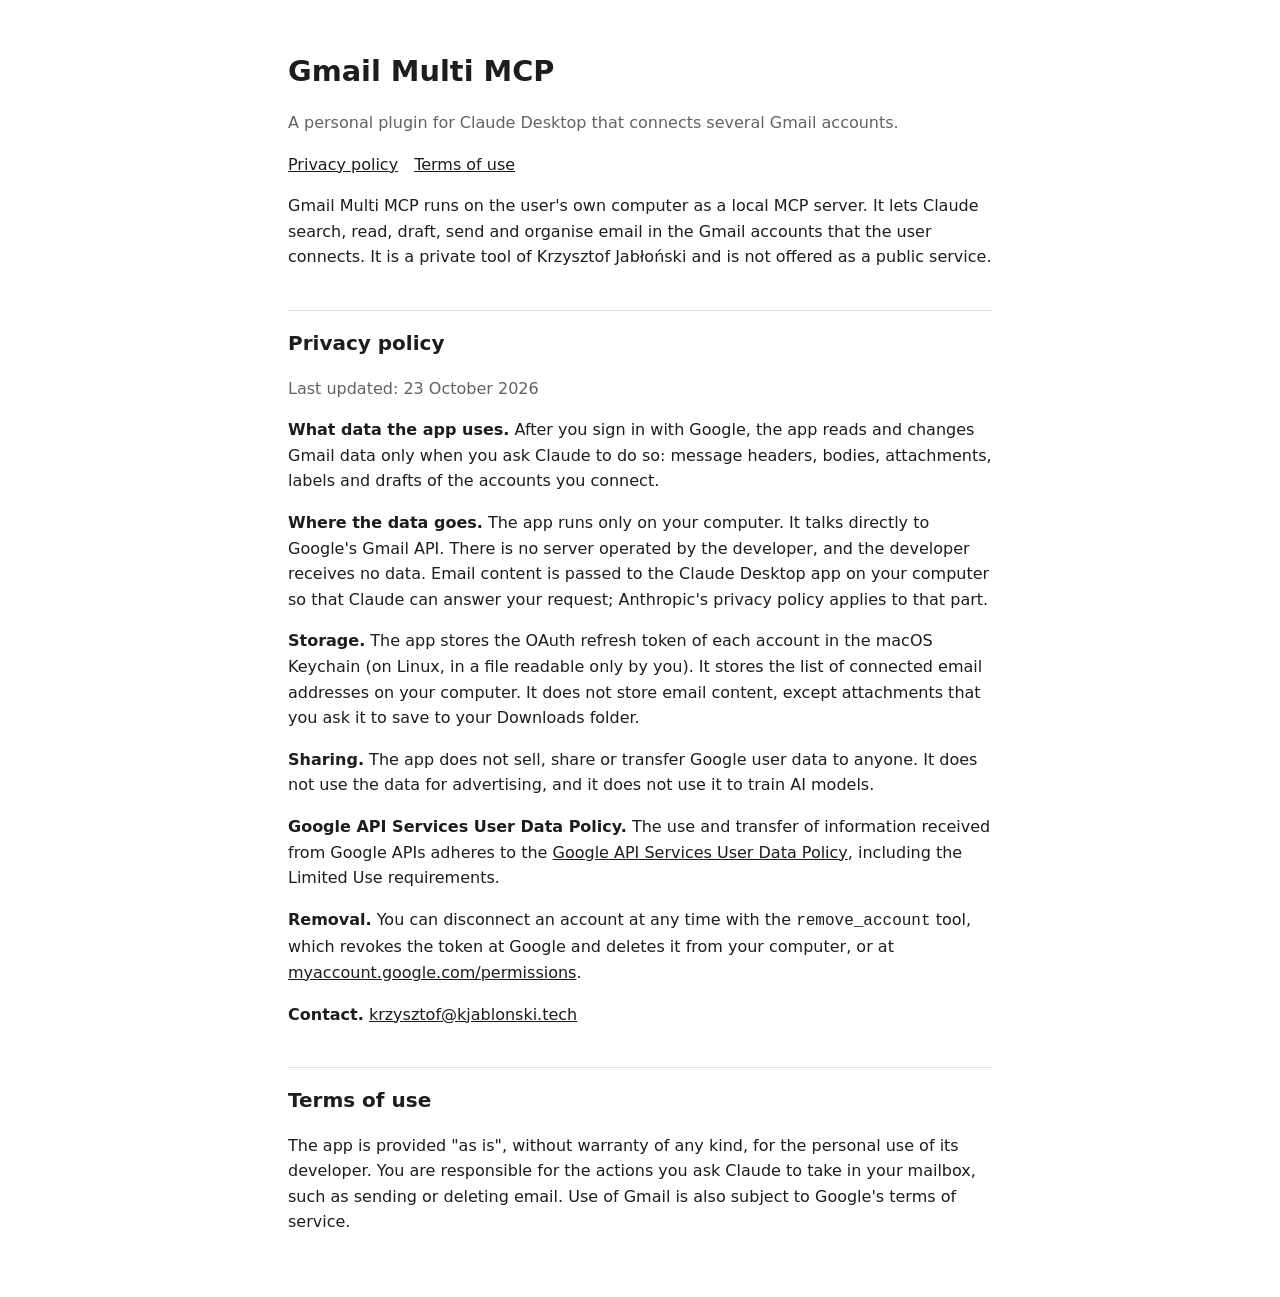
<file: gmail-multi-mcp/index.html>
<!doctype html>
<html lang="en">
<head>
<meta charset="utf-8">
<meta name="viewport" content="width=device-width, initial-scale=1">
<title>Gmail Multi MCP</title>
<style>
  :root { --fg: #1d1d1f; --muted: #5f6368; --bg: #ffffff; --line: #e3e3e3; }
  @media (prefers-color-scheme: dark) { :root { --fg: #ececec; --muted: #a0a0a0; --bg: #1b1b1d; --line: #333; } }
  body { margin: 0; background: var(--bg); color: var(--fg); font: 16px/1.6 system-ui, -apple-system, sans-serif; }
  main { max-width: 44rem; margin: 0 auto; padding: 3rem 1rem; }
  h1 { font-size: 1.8rem; margin: 0 0 .25rem; }
  h2 { font-size: 1.25rem; margin-top: 2.5rem; padding-top: 1rem; border-top: 1px solid var(--line); }
  p.lead, .updated { color: var(--muted); }
  a { color: inherit; }
  nav a { margin-right: 1rem; }
</style>
</head>
<body>
<main>
  <h1>Gmail Multi MCP</h1>
  <p class="lead">A personal plugin for Claude Desktop that connects several Gmail accounts.</p>
  <nav><a href="#privacy">Privacy policy</a><a href="#terms">Terms of use</a></nav>

  <p>Gmail Multi MCP runs on the user's own computer as a local MCP server. It lets Claude search, read, draft, send and organise
  email in the Gmail accounts that the user connects. It is a private tool of Krzysztof Jabłoński and is not offered as a public service.</p>

  <h2 id="privacy">Privacy policy</h2>
  <p class="updated">Last updated: 23 October 2026</p>

  <p><strong>What data the app uses.</strong> After you sign in with Google, the app reads and changes Gmail data only when you ask
  Claude to do so: message headers, bodies, attachments, labels and drafts of the accounts you connect.</p>

  <p><strong>Where the data goes.</strong> The app runs only on your computer. It talks directly to Google's Gmail API.
  There is no server operated by the developer, and the developer receives no data. Email content is passed to the Claude
  Desktop app on your computer so that Claude can answer your request; Anthropic's privacy policy applies to that part.</p>

  <p><strong>Storage.</strong> The app stores the OAuth refresh token of each account in the macOS Keychain (on Linux, in a file
  readable only by you). It stores the list of connected email addresses on your computer. It does not store email content,
  except attachments that you ask it to save to your Downloads folder.</p>

  <p><strong>Sharing.</strong> The app does not sell, share or transfer Google user data to anyone. It does not use the data for
  advertising, and it does not use it to train AI models.</p>

  <p><strong>Google API Services User Data Policy.</strong> The use and transfer of information received from Google APIs
  adheres to the <a href="https://developers.google.com/terms/api-services-user-data-policy">Google API Services User Data
  Policy</a>, including the Limited Use requirements.</p>

  <p><strong>Removal.</strong> You can disconnect an account at any time with the <code>remove_account</code> tool, which revokes
  the token at Google and deletes it from your computer, or at
  <a href="https://myaccount.google.com/permissions">myaccount.google.com/permissions</a>.</p>

  <p><strong>Contact.</strong> <a href="mailto:krzysztof@kjablonski.tech">krzysztof@kjablonski.tech</a></p>

  <h2 id="terms">Terms of use</h2>
  <p>The app is provided "as is", without warranty of any kind, for the personal use of its developer. You are responsible for
  the actions you ask Claude to take in your mailbox, such as sending or deleting email. Use of Gmail is also subject to
  Google's terms of service.</p>
</main>
</body>
</html>
</file>
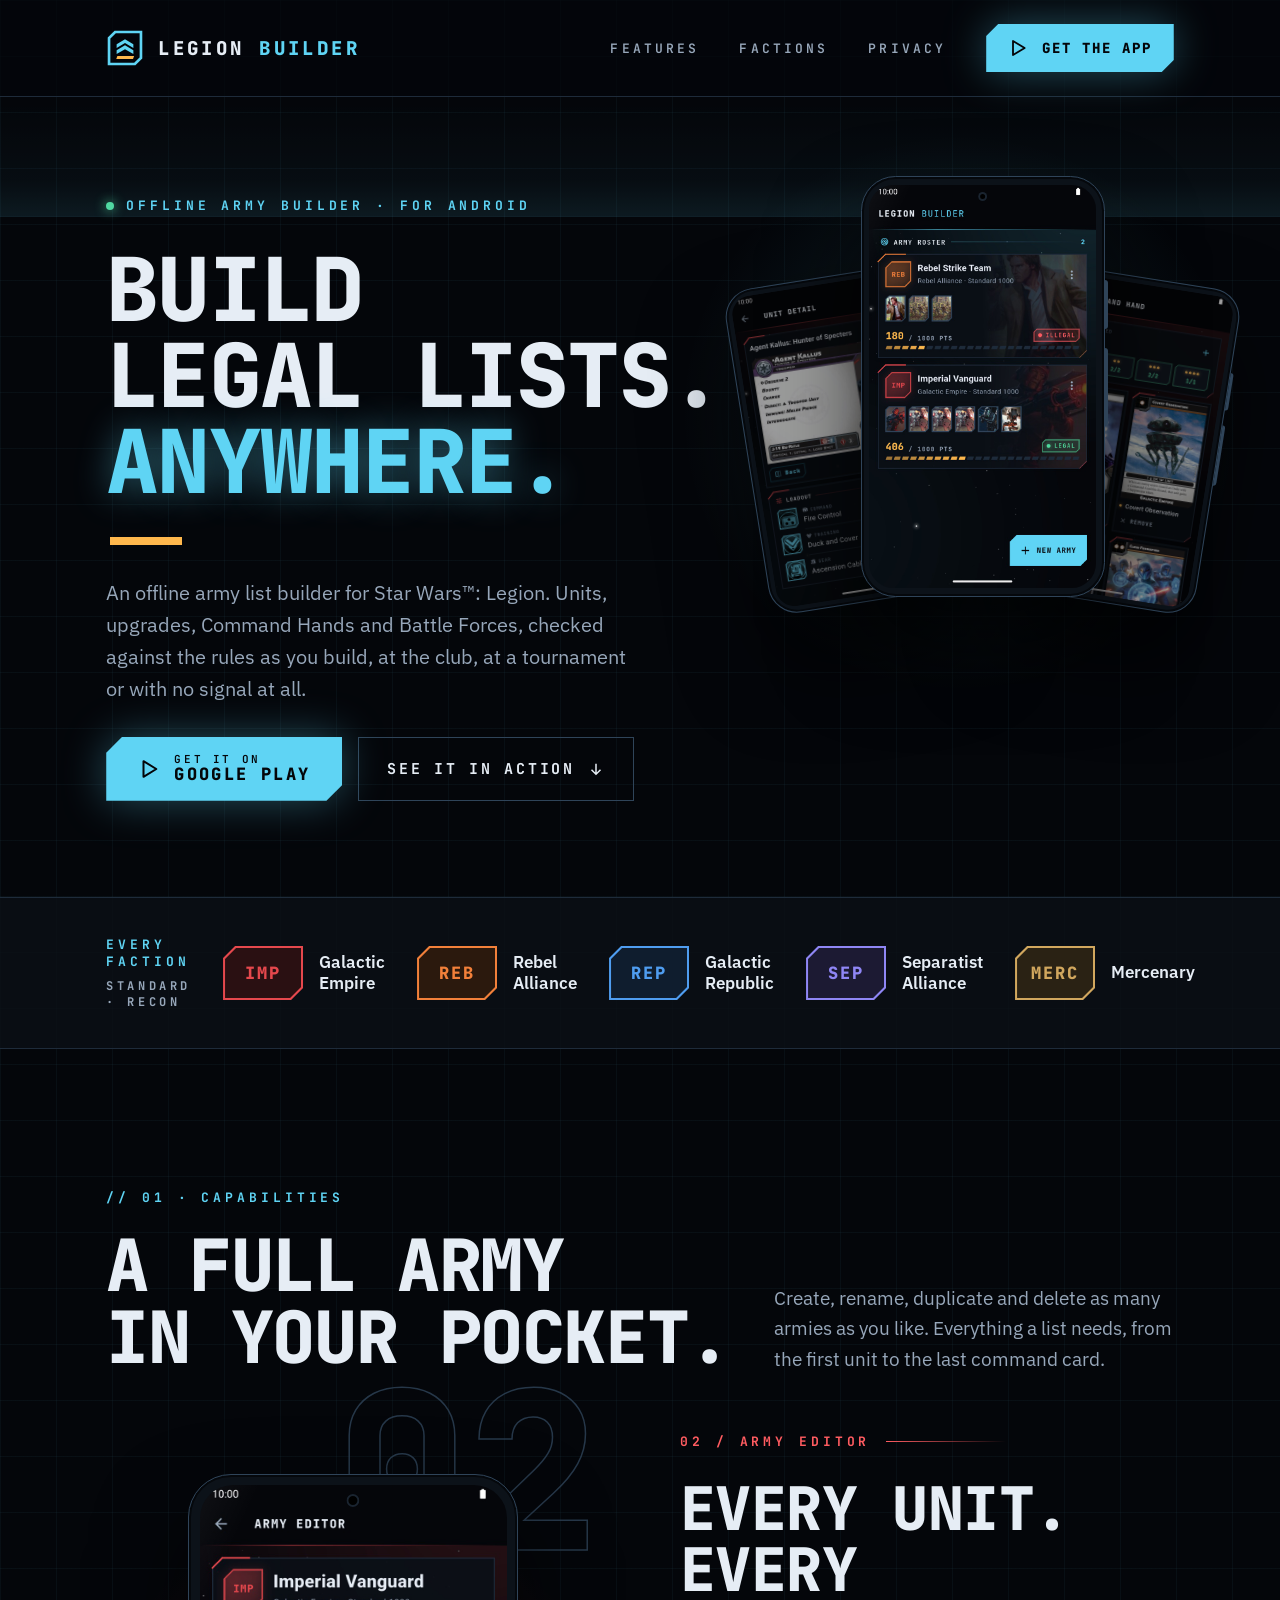
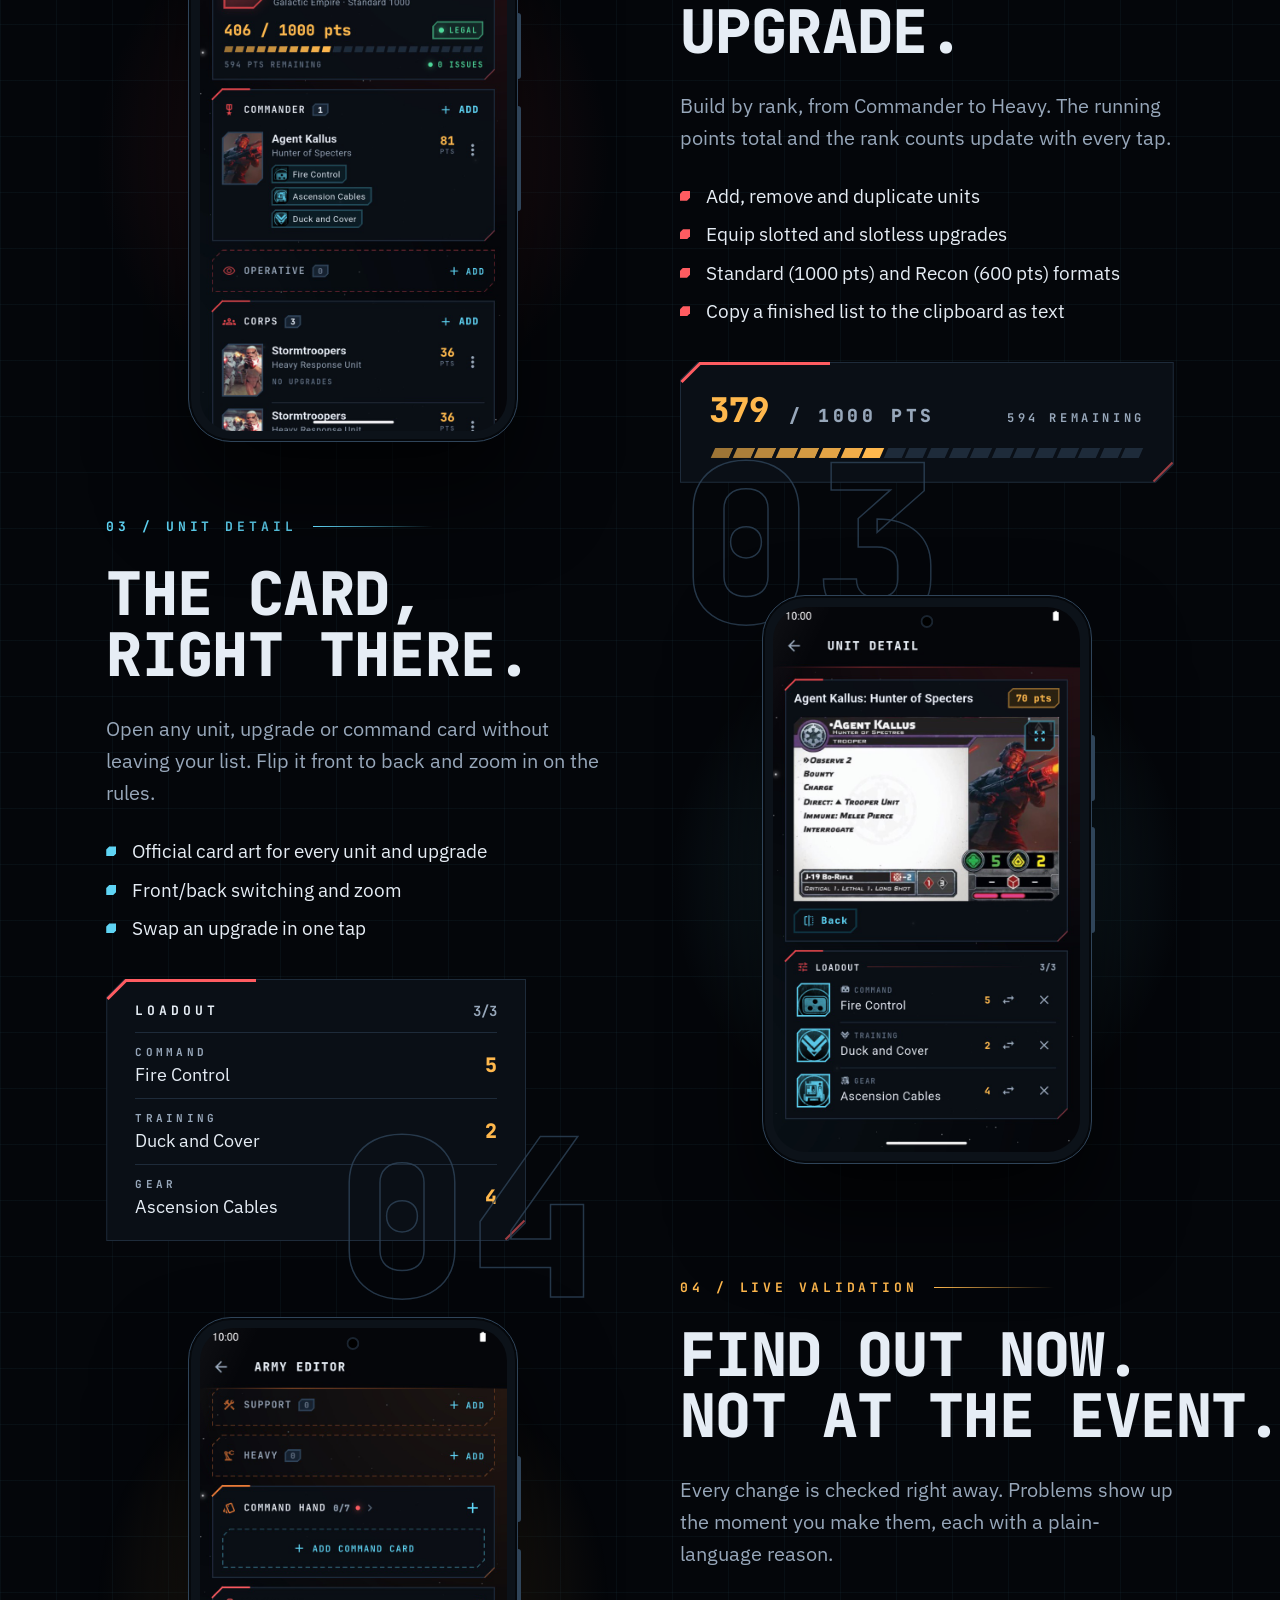
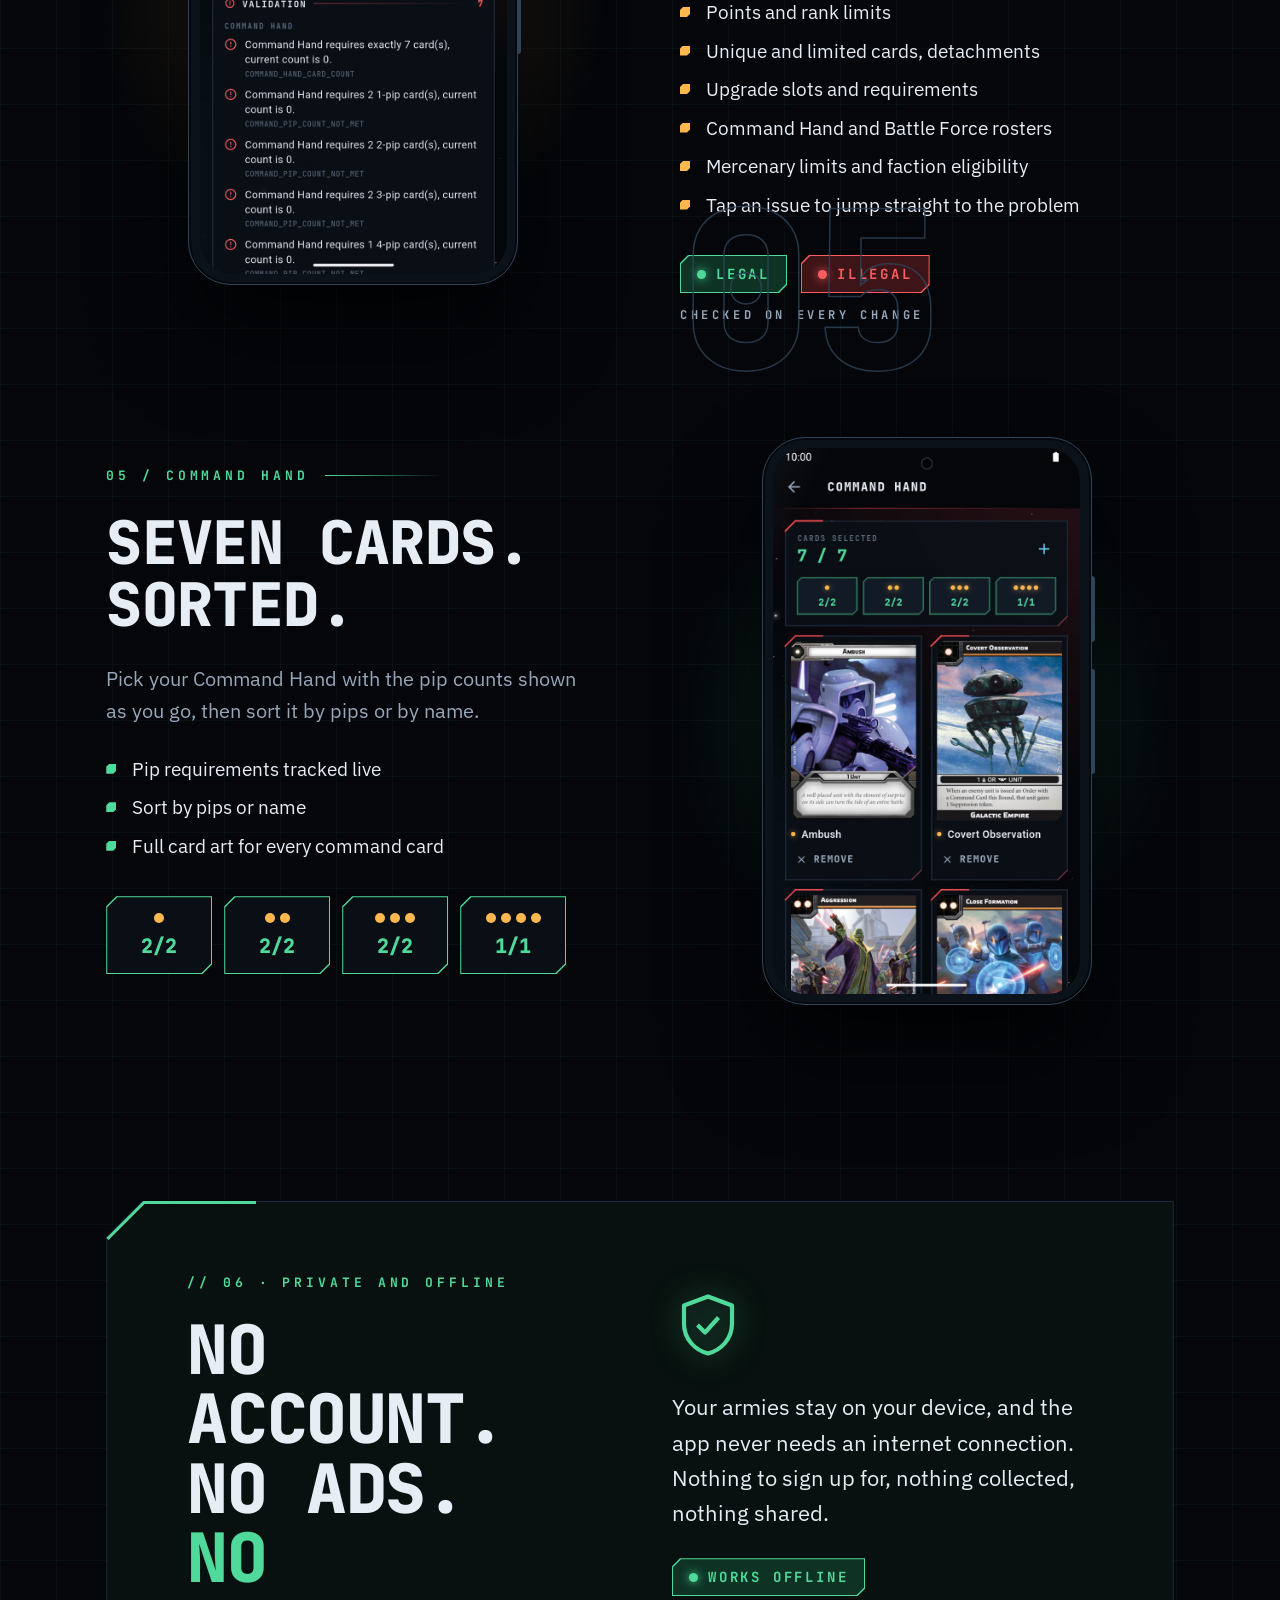
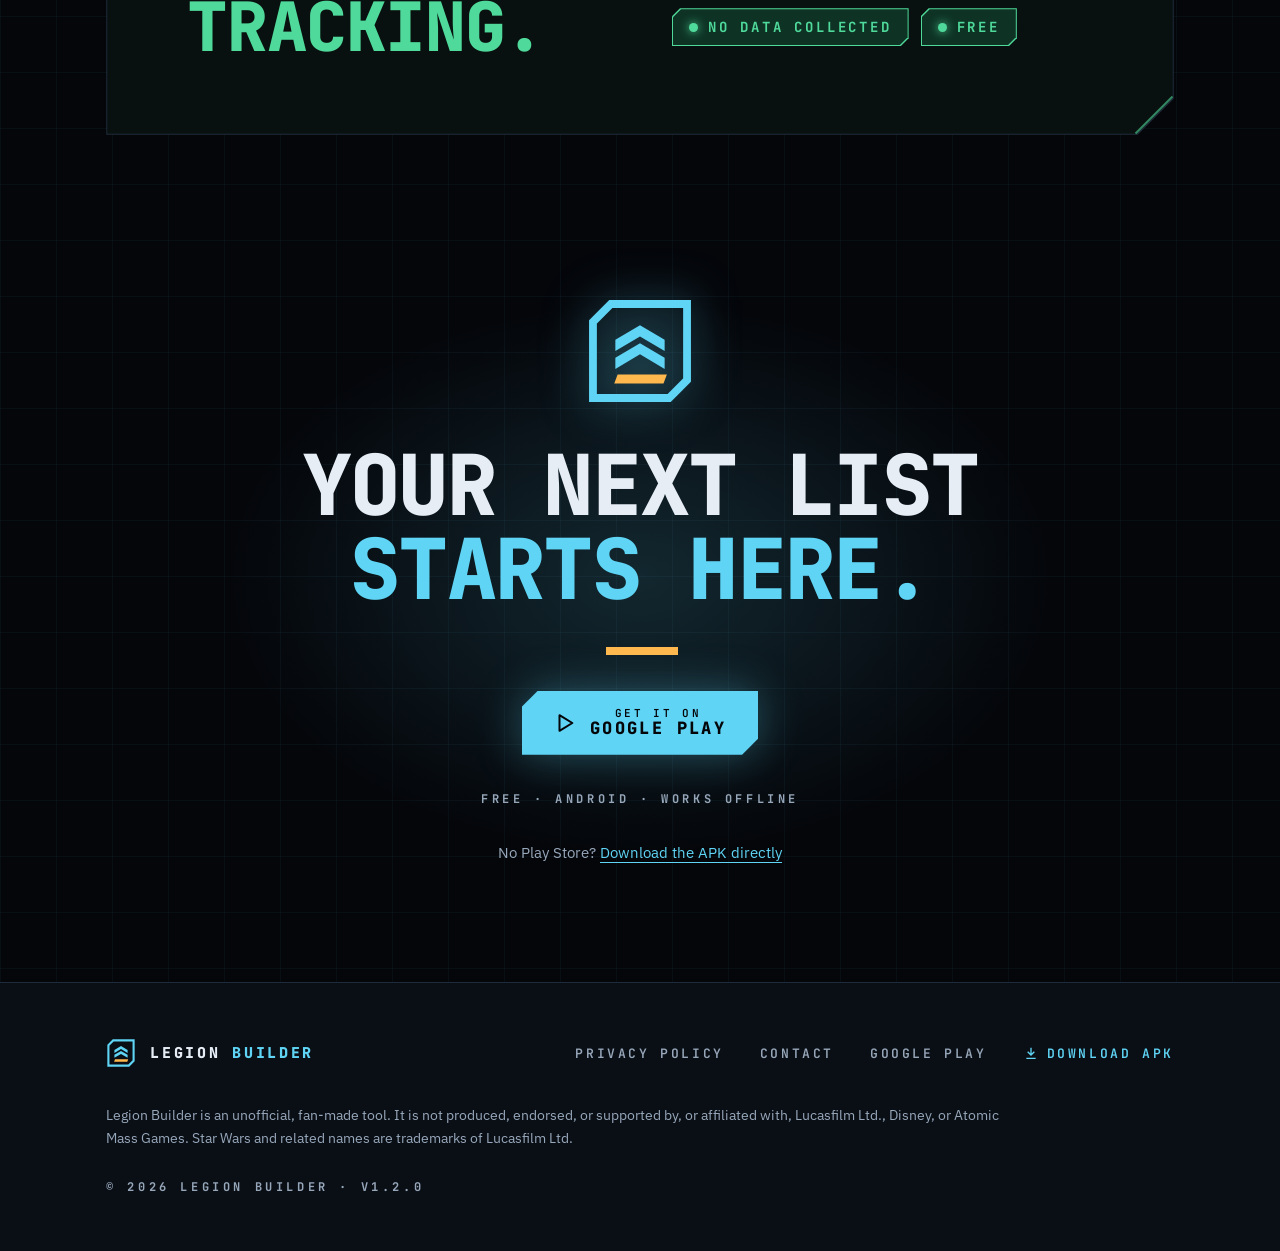
<file: legion-builder/index.html>
<!doctype html>
<!--
  Release switches: set to "live" once each download is available.
    data-play: "soon" shows "Coming soon" instead of the Google Play links.
    data-apk:  "soon" shows "Coming soon" instead of the direct APK links (GitHub Releases, latest legion-builder.apk).
-->
<html lang="en" data-play="live" data-apk="live">
<head>
<meta charset="utf-8">
<meta name="viewport" content="width=device-width, initial-scale=1">
<title>Legion Builder · Offline army builder for Android</title>
<meta name="description" content="Build, validate and save Legion army lists and Command Hands, fully offline. No account, no ads, no tracking.">
<meta name="theme-color" content="#04060A">
<meta property="og:title" content="Legion Builder">
<meta property="og:description" content="Build, validate and save Legion army lists and Command Hands, fully offline.">
<meta property="og:image" content="https://kjablonski.tech/legion-builder/assets/og-image.jpg">
<meta property="og:url" content="https://kjablonski.tech/legion-builder/">
<link rel="canonical" href="https://kjablonski.tech/legion-builder/">
<meta property="og:type" content="website">
<meta name="twitter:card" content="summary_large_image">
<link rel="icon" type="image/png" href="assets/icon-192.png">
<link rel="apple-touch-icon" href="assets/icon-192.png">
<link rel="preconnect" href="https://fonts.googleapis.com">
<link rel="preconnect" href="https://fonts.gstatic.com" crossorigin>
<link href="https://fonts.googleapis.com/css2?family=IBM+Plex+Sans:wght@400;600;700&family=JetBrains+Mono:wght@600;700;800&display=swap" rel="stylesheet">
<style>
:root {
  --space: #04060A;
  --hull: #0A0F16;
  --seam: #1E2B3A;
  --seam-b: #2F4459;
  --text: #E6EDF5;
  --dim: #97A7BA;
  --holo: #5FD4F4;
  --amber: #FFB84D;
  --green: #4FD99A;
  --green-deep: #0E3325;
  --red: #FF5C61;
  --red-deep: #3D1417;
  --mono: 'JetBrains Mono', ui-monospace, monospace;
  --sans: 'IBM Plex Sans', system-ui, sans-serif;
  --gutter: clamp(20px, 8.3vw, 120px);
  --ease: cubic-bezier(.2, .7, .2, 1);
}

* { box-sizing: border-box; }
html { scroll-behavior: smooth; background: var(--space); }
body {
  margin: 0;
  font-family: var(--sans);
  color: var(--text);
  background-color: var(--space);
  background-image:
    linear-gradient(rgba(95,212,244,.045) 1px, transparent 1px),
    linear-gradient(90deg, rgba(95,212,244,.045) 1px, transparent 1px);
  background-size: 56px 56px;
  overflow-x: clip;
  -webkit-font-smoothing: antialiased;
}
main { overflow-x: clip; }
img { max-width: 100%; }
a { color: var(--holo); }
a:hover { color: #9BE6FA; }
:focus-visible { outline: 2px solid var(--holo); outline-offset: 4px; }
h1, h2, h3, p { margin: 0; }

.wrap { max-width: 1440px; margin: 0 auto; padding-inline: var(--gutter); }
.label {
  font-family: var(--mono); font-weight: 700; font-size: 13px;
  letter-spacing: .3em; text-transform: uppercase; color: var(--holo);
}
.label.dim { color: var(--dim); font-size: 12px; }
.display {
  font-family: var(--mono); font-weight: 800; letter-spacing: -.02em;
  line-height: 1; text-transform: uppercase; color: var(--text);
}
.holo { color: var(--holo); }
.amber-bar { width: 72px; height: 8px; background: var(--amber); transform: skewX(-30deg); margin-left: 4px; }
.cham-28 { --c: 28px; }
.cham { clip-path: polygon(var(--c, 16px) 0, 100% 0, 100% calc(100% - var(--c, 16px)), calc(100% - var(--c, 16px)) 100%, 0 100%, 0 var(--c, 16px)); }

/* ---------- logo ---------- */
.logo { flex-shrink: 0; display: block; }
.wordmark { display: flex; align-items: center; gap: 14px; text-decoration: none; }
.wordmark span {
  font-family: var(--mono); font-weight: 800; font-size: 19px;
  letter-spacing: .18em; color: var(--text); white-space: nowrap;
}
.wordmark b { font-weight: 800; color: var(--holo); }

/* ---------- buttons ---------- */
.btn-glow { display: flex; filter: drop-shadow(0 0 22px rgba(95,212,244,.35)); transition: filter .3s var(--ease); }
.btn-glow:hover { filter: drop-shadow(0 0 30px rgba(95,212,244,.6)); }
.btn-play {
  --c: 16px;
  position: relative; overflow: hidden;
  display: flex; align-items: center; gap: 14px;
  height: 64px; padding: 0 32px;
  background: var(--holo); color: var(--space); text-decoration: none;
  font-family: var(--mono); font-weight: 800; font-size: 17px; letter-spacing: .14em;
  transition: transform .25s var(--ease);
}
.btn-play:hover { color: var(--space); transform: translateY(-2px); }
.btn-play::after {
  content: ""; position: absolute; inset: 0;
  background: linear-gradient(105deg, transparent 35%, rgba(255,255,255,.55) 50%, transparent 65%);
  transform: translateX(-120%);
}
.btn-play:hover::after { transform: translateX(120%); transition: transform .7s var(--ease); }
html[data-play="soon"] .if-play-live, html:not([data-play="soon"]) .if-play-soon,
html[data-apk="soon"] .if-apk-live, html:not([data-apk="soon"]) .if-apk-soon { display: none !important; }
.btn-play.soon { cursor: default; }
.btn-play.soon:hover { transform: none; }
.btn-play.soon::after { display: none; }
.btn-play.soon .pulse { width: 10px; height: 10px; border-radius: 50%; background: var(--space); animation: blink 2.4s ease-in-out infinite; }
.btn-glow.soon:hover { filter: drop-shadow(0 0 22px rgba(95,212,244,.35)); }
.footer-links .soon-link {
  display: inline-flex; align-items: center; gap: 8px; padding: 14px 0;
  font-family: var(--mono); font-size: 13px; font-weight: 600; letter-spacing: .2em; color: var(--dim);
}
.footer-links .soon-link em { font-style: normal; color: var(--amber); }
.btn-play .stack { display: flex; flex-direction: column; line-height: 1.15; }
.btn-play small { font-size: 11px; font-weight: 600; letter-spacing: .24em; }
.btn-play.sm { --c: 12px; height: 48px; padding: 0 22px; font-size: 14px; }
.btn-ghost {
  display: flex; align-items: center; gap: 12px;
  height: 64px; padding: 0 28px;
  border: 1px solid var(--seam-b); color: var(--text); text-decoration: none;
  font-family: var(--mono); font-weight: 700; font-size: 15px; letter-spacing: .18em;
  transition: border-color .25s, background .25s;
}
.btn-ghost:hover { color: var(--text); border-color: var(--holo); background: rgba(95,212,244,.06); }
.btn-ghost svg { transition: transform .3s var(--ease); }
.btn-ghost:hover svg { transform: translateY(3px); }

/* ---------- chips ---------- */
.chip { --c: 8px; display: inline-flex; padding: 1px; background: var(--chip); }
.chip > span {
  --c: 8px;
  display: flex; align-items: center; gap: 10px; height: 36px; padding: 0 16px;
  background: var(--chip-deep); color: var(--chip);
  font-family: var(--mono); font-weight: 700; font-size: 14px; letter-spacing: .2em;
}
.chip i { width: 9px; height: 9px; border-radius: 50%; background: var(--chip); box-shadow: 0 0 10px var(--chip); animation: blink 2.4s ease-in-out infinite; }
.chip.green { --chip: var(--green); --chip-deep: var(--green-deep); }
.chip.red { --chip: var(--red); --chip-deep: var(--red-deep); }

/* ---------- panels ---------- */
.panel { position: relative; padding: 1px; background: var(--seam); }
.panel > .panel-body { background: var(--hull); height: 100%; }
.panel > svg { position: absolute; pointer-events: none; }
.panel > .corner-tl { top: 0; left: 0; }
.panel > .corner-br { bottom: 0; right: 0; }
.corner-tl path { stroke-dasharray: 200; stroke-dashoffset: 200; transition: stroke-dashoffset 1.1s var(--ease) .15s; }
.in-view .corner-tl path, .corner-tl.static path { stroke-dashoffset: 0; }

/* ---------- phone ---------- */
.phone {
  --w: 320px;
  position: relative; width: var(--w);
  padding: calc(var(--w) * .032);
  background: #0C1219; border: 1px solid var(--seam-b);
  border-radius: calc(var(--w) * .1 + 10px);
  box-shadow: 0 50px 90px rgba(0,0,0,.65), inset 0 0 0 2px #05080C;
}
.phone img {
  display: block; width: 100%; height: auto; aspect-ratio: 9 / 16; object-fit: cover;
  border-radius: calc(var(--w) * .1);
}
.phone::before {
  content: ""; position: absolute; left: 50%; top: calc(var(--w) * .058);
  width: calc(var(--w) * .04); aspect-ratio: 1; transform: translateX(-50%);
  border-radius: 50%; background: #000; box-shadow: inset 0 0 0 2px #1A2430;
}
.phone::after, .phone .vol {
  content: ""; position: absolute; right: -4px; width: 3px;
  background: var(--seam-b); border-radius: 0 3px 3px 0;
}
.phone::after { top: calc(var(--w) * .42); height: calc(var(--w) * .2); }
.phone .vol { top: calc(var(--w) * .7); height: calc(var(--w) * .32); }
.phone.dim img { filter: brightness(.62) saturate(.9); }
.phone .shine {
  position: absolute; inset: calc(var(--w) * .032); border-radius: calc(var(--w) * .1);
  background: linear-gradient(115deg, transparent 40%, rgba(255,255,255,.07) 50%, transparent 60%);
  background-size: 250% 100%; background-position: 120% 0;
  animation: shine 9s ease-in-out infinite; pointer-events: none;
}

/* ---------- nav ---------- */
.nav {
  position: sticky; top: 0; z-index: 20;
  border-bottom: 1px solid var(--seam);
  background: rgba(4,6,10,.7);
  backdrop-filter: blur(0px); -webkit-backdrop-filter: blur(0px);
  transition: background .3s, backdrop-filter .3s;
}
.nav.scrolled { background: rgba(4,6,10,.82); backdrop-filter: blur(14px); -webkit-backdrop-filter: blur(14px); }
.nav .wrap { height: 96px; display: flex; align-items: center; justify-content: space-between; gap: 24px; transition: height .3s var(--ease); }
.nav.scrolled .wrap { height: 76px; }
.nav-links { display: flex; align-items: center; gap: 40px; }
.nav-links a:not(.btn-play) {
  position: relative; padding: 14px 0;
  font-family: var(--mono); font-weight: 600; font-size: 13px; letter-spacing: .24em;
  color: var(--dim); text-decoration: none; transition: color .2s;
}
.nav-links a:not(.btn-play)::after {
  content: ""; position: absolute; left: 0; right: .24em; bottom: 8px; height: 1px;
  background: var(--holo); transform: scaleX(0); transform-origin: left; transition: transform .3s var(--ease);
}
.nav-links a:not(.btn-play):hover { color: var(--text); }
.nav-links a:not(.btn-play):hover::after { transform: scaleX(1); }

/* ---------- hero ---------- */
.hero { position: relative; }
.hero .wrap {
  display: grid; grid-template-columns: 620px minmax(0, 1fr); gap: 20px;
  min-height: 800px; padding-top: 64px;
}
.hero-copy { display: flex; flex-direction: column; gap: 32px; padding-top: 36px; }
.eyebrow { display: flex; align-items: center; gap: 12px; }
.eyebrow i { width: 8px; height: 8px; border-radius: 50%; background: var(--green); box-shadow: 0 0 12px var(--green); animation: blink 2.4s ease-in-out infinite; }
.hero h1 { font-size: 88px; line-height: .98; }
.hero h1 .holo { text-shadow: 0 0 36px rgba(95,212,244,.45); animation: glow 4s ease-in-out infinite; }
.hero p { max-width: 540px; font-size: 20px; line-height: 1.6; color: var(--dim); }
.hero-ctas { display: flex; gap: 16px; align-items: center; flex-wrap: wrap; }

.hero-phones {
  position: relative; container-type: inline-size;
  width: 100%; max-width: 560px; aspect-ratio: 560 / 720; justify-self: center;
}
.hero-phones .halo {
  position: absolute; left: 50%; top: 45.8%; width: 135.7cqw; aspect-ratio: 1;
  transform: translate(-50%, -50%); border-radius: 50%;
  background: radial-gradient(circle, rgba(95,212,244,.22) 0%, rgba(95,212,244,.06) 40%, rgba(95,212,244,0) 68%);
  animation: breathe 7s ease-in-out infinite;
}
.hero-phones .slot { position: absolute; }
.hero-phones .slot.left { left: 0; top: 26.8cqw; --r: -9deg; }
.hero-phones .slot.right { left: 66cqw; top: 26.8cqw; --r: 9deg; }
.hero-phones .slot.front { left: 26.8cqw; top: 3.6cqw; --r: 0deg; z-index: 2; }
.hero-phones .slot.left .phone, .hero-phones .slot.right .phone { --w: 44.6cqw; }
.hero-phones .slot.front .phone { --w: 57.1cqw; }
.hero-phones .slot > div { transform: rotate(var(--r)); }
.hero-phones .slot.front > div { animation: float 7s ease-in-out infinite; }
.hero-phones .slot.left > div { animation: float-r 8s ease-in-out -2s infinite; }
.hero-phones .slot.right > div { animation: float-r 9s ease-in-out -4s infinite; }

.scanline {
  position: absolute; left: 0; right: 0; top: 0; height: 120px; pointer-events: none;
  background: linear-gradient(180deg, transparent, rgba(95,212,244,.05) 70%, rgba(95,212,244,.14) 100%);
  border-bottom: 1px solid rgba(95,212,244,.18);
  animation: scan 9s linear infinite; opacity: .7;
}

/* ---------- factions ---------- */
.factions { border-block: 1px solid var(--seam); background: rgba(10,15,22,.8); }
.factions .wrap { min-height: 150px; display: flex; align-items: center; justify-content: space-between; gap: 32px; padding-block: 28px; }
.factions .intro { display: flex; flex-direction: column; gap: 8px; }
.faction { display: flex; align-items: center; gap: 16px; }
.faction .badge { --c: 12px; display: flex; padding: 2px; background: var(--f); transition: filter .3s; }
.faction .badge span {
  --c: 11px;
  width: 76px; height: 50px; display: flex; align-items: center; justify-content: center;
  background: var(--fd); color: var(--f);
  font-family: var(--mono); font-weight: 800; font-size: 17px; letter-spacing: .12em;
}
.faction:hover .badge { filter: drop-shadow(0 0 12px var(--f)); }
.faction .name { font-weight: 600; font-size: 17px; line-height: 1.25; }

/* ---------- features ---------- */
.features { padding-block: 140px 60px; }
.features-head { display: flex; justify-content: space-between; align-items: flex-end; gap: 40px; padding-bottom: 24px; }
.features-head > div { display: flex; flex-direction: column; gap: 24px; }
.features-head h2 { font-size: 72px; }
.features-head p { max-width: 400px; font-size: 19px; line-height: 1.6; color: var(--dim); }

.feature {
  display: grid; grid-template-columns: repeat(2, minmax(0, 1fr)); gap: 80px;
  align-items: center; min-height: 720px;
}
.feature.flip .media { order: 2; }
.media { position: relative; height: 640px; display: flex; align-items: center; justify-content: center; }
.media .glow {
  position: absolute; left: 50%; top: 50%; width: 560px; height: 560px; transform: translate(-50%, -50%);
  border-radius: 50%; background: radial-gradient(circle, rgba(var(--g), .2) 0%, rgba(var(--g), 0) 65%);
  animation: breathe 8s ease-in-out infinite;
}
.media .num {
  position: absolute; top: 10px; right: 0;
  font-family: var(--mono); font-weight: 800; font-size: 220px; line-height: 1;
  color: transparent; -webkit-text-stroke: 1.5px var(--seam-b); opacity: .8;
  translate: 0 var(--py, 0px);
}
.feature.flip .num { right: auto; left: 0; }
.media .phone { --w: 330px; }
.copy { display: flex; flex-direction: column; gap: 28px; }
.copy .tag { display: flex; align-items: center; gap: 16px; }
.copy .tag .line { width: 120px; height: 1px; background: linear-gradient(90deg, var(--a), transparent); transform-origin: left; }
.copy .tag .label { color: var(--a); }
.copy h3 { font-size: 60px; line-height: 1.02; letter-spacing: -.01em; }
.copy h3.wide { width: 620px; }
.copy p { max-width: 500px; font-size: 20px; line-height: 1.6; color: var(--dim); }
.bullets { list-style: none; margin: 0; padding: 0; display: flex; flex-direction: column; gap: 10px; }
.bullets li { display: flex; align-items: flex-start; gap: 16px; font-size: 19px; line-height: 1.5; }
.bullets li::before {
  content: ""; flex-shrink: 0; width: 10px; height: 10px; margin-top: 9px; background: var(--a);
  clip-path: polygon(3px 0, 100% 0, 100% calc(100% - 3px), calc(100% - 3px) 100%, 0 100%, 0 3px);
}
.hud { padding-top: 8px; }

/* points HUD */
.points .panel-body { padding: 24px 28px; }
.points-row { display: flex; align-items: baseline; justify-content: space-between; gap: 16px; margin-bottom: 16px; }
.points-val { font-family: var(--mono); font-weight: 800; font-size: 34px; color: var(--amber); font-variant-numeric: tabular-nums; }
.points-val small { font-size: 18px; color: var(--dim); letter-spacing: .2em; }
.segs { display: flex; gap: 4px; padding: 0 4px; }
.segs i { flex-grow: 1; height: 10px; background: var(--seam); transform: skewX(-24deg); }
.segs i.on { background: var(--amber); opacity: calc(.55 + var(--k) * .45); }

/* slots HUD */
.slots { max-width: 420px; }
.slots .panel-body { padding: 22px 28px 10px; }
.slots-head { display: flex; justify-content: space-between; padding-bottom: 12px; }
.slots-head .label { color: var(--text); }
.slots-head b { font-family: var(--mono); font-size: 14px; color: var(--dim); }
.slot-row { display: flex; align-items: center; justify-content: space-between; padding: 12px 0; border-top: 1px solid var(--seam); }
.slot-row > div { display: flex; flex-direction: column; gap: 4px; }
.slot-row .label { font-size: 11px; color: var(--dim); }
.slot-row span { font-size: 18px; }
.slot-row b { font-family: var(--mono); font-weight: 800; font-size: 20px; color: var(--amber); }

/* validation HUD */
.validation { display: flex; gap: 14px; align-items: center; flex-wrap: wrap; }

/* pips HUD */
.pips { display: flex; gap: 12px; max-width: 460px; }
.pip { --c: 10px; flex: 1; display: flex; padding: 1px; background: var(--green); }
.pip > div {
  --c: 10px;
  flex: 1; display: flex; flex-direction: column; align-items: center; gap: 10px;
  padding: 16px 0 14px; background: var(--hull);
}
.pip .dots { display: flex; gap: 5px; }
.pip .dots i { width: 10px; height: 10px; border-radius: 50%; background: var(--amber); }
.pip b { font-family: var(--mono); font-weight: 800; font-size: 20px; color: var(--green); }

/* ---------- privacy ---------- */
.privacy { padding-block: 60px 40px; }
.privacy .panel { --c: 36px; }
.privacy .panel-body {
  --c: 36px;
  background: #08110F; padding: 72px 80px;
  display: grid; grid-template-columns: repeat(2, minmax(0, 1fr)); gap: 64px; align-items: center;
}
.privacy .panel-body > div { display: flex; flex-direction: column; gap: 24px; }
.privacy .panel-body > div + div { gap: 28px; }
.privacy h2 { font-size: 68px; line-height: 1.02; }
.privacy h2 span { color: var(--green); }
.privacy p { font-size: 22px; line-height: 1.6; }
.privacy .chips { display: flex; gap: 12px; flex-wrap: wrap; }
.shield { filter: drop-shadow(0 0 14px rgba(79,217,154,.5)); }
.shield .check { stroke-dasharray: 16; stroke-dashoffset: 16; transition: stroke-dashoffset .8s var(--ease) .5s; }
.in-view .shield .check { stroke-dashoffset: 0; }

/* ---------- cta ---------- */
.cta { position: relative; text-align: center; padding-block: 120px; }
.cta .wrap { position: relative; display: flex; flex-direction: column; align-items: center; gap: 36px; }
.cta .halo {
  position: absolute; left: 50%; top: 50%; width: 900px; max-width: 100vw; height: 600px; transform: translate(-50%, -50%);
  background: radial-gradient(ellipse, rgba(95,212,244,.16) 0%, rgba(95,212,244,0) 65%);
  animation: breathe 7s ease-in-out infinite;
}
.cta .logo { filter: drop-shadow(0 0 22px rgba(95,212,244,.55)); animation: glow-logo 4s ease-in-out infinite; }
.cta h2 { font-size: 84px; }

/* ---------- footer ---------- */
footer { border-top: 1px solid var(--seam); background: var(--hull); }
footer .wrap { padding-block: 48px 56px; display: flex; flex-direction: column; gap: 28px; }
.footer-top { display: flex; align-items: center; justify-content: space-between; gap: 24px; flex-wrap: wrap; }
.footer-top .wordmark span { font-size: 15px; }
.footer-links { display: flex; gap: 36px; flex-wrap: wrap; }
.footer-links a {
  padding: 14px 0; font-family: var(--mono); font-size: 13px; font-weight: 600; letter-spacing: .2em;
  color: var(--dim); text-decoration: none; transition: color .2s;
}
.footer-links a:hover { color: var(--holo); }
.footer-links a.apk { display: inline-flex; align-items: center; gap: 8px; color: var(--holo); }
.footer-links a.apk:hover { color: #9BE6FA; }
.apk-note { font-size: 15px; color: var(--dim); }
.apk-note a { text-underline-offset: 4px; }
footer p { max-width: 920px; font-size: 14px; line-height: 1.7; color: var(--dim); }
footer .label { font-size: 11px; }

/* ---------- motion ---------- */
@keyframes float { 0%, 100% { translate: 0 0; } 50% { translate: 0 -12px; } }
@keyframes float-r { 0%, 100% { translate: 0 0; } 50% { translate: 0 -8px; } }
@keyframes breathe { 0%, 100% { opacity: .75; } 50% { opacity: 1; } }
@keyframes blink { 0%, 100% { opacity: 1; } 50% { opacity: .35; } }
@keyframes glow { 0%, 100% { text-shadow: 0 0 28px rgba(95,212,244,.35); } 50% { text-shadow: 0 0 44px rgba(95,212,244,.6); } }
@keyframes glow-logo { 0%, 100% { filter: drop-shadow(0 0 16px rgba(95,212,244,.4)); } 50% { filter: drop-shadow(0 0 30px rgba(95,212,244,.75)); } }
@keyframes shine { 0%, 70% { background-position: 120% 0; } 100% { background-position: -120% 0; } }
@keyframes scan { from { transform: translateY(-120px); } to { transform: translateY(900px); } }
@keyframes seg-in { from { transform: skewX(-24deg) scaleY(0); } to { transform: skewX(-24deg) scaleY(1); } }

/* entrance: hero loads in on page load, the rest reveals on scroll (only when JS is on) */
.js .rise { opacity: 0; transform: translateY(24px); transition: opacity .9s var(--ease), transform .9s var(--ease); transition-delay: calc(var(--d, 0) * 90ms); }
.js .rise.in-view, .js .in-view .rise { opacity: 1; transform: none; }
.js .hero-phones .slot { opacity: 0; transform: translateY(60px); transition: opacity 1.1s var(--ease), transform 1.1s var(--ease); transition-delay: calc(var(--d, 0) * 120ms + 200ms); }
.js .hero-phones.in-view .slot { opacity: 1; transform: none; }
.js .feature .media .phone-wrap { opacity: 0; transform: translateY(50px) rotate(var(--tilt, -3deg)); transition: opacity 1s var(--ease), transform 1.2s var(--ease); }
.js .feature.in-view .media .phone-wrap { opacity: 1; transform: none; }
.js .feature .tag .line { transform: scaleX(0); transition: transform .9s var(--ease) .3s; }
.js .feature.in-view .tag .line { transform: scaleX(1); }
.js .segs i.on { transform: skewX(-24deg) scaleY(0); }
.js .in-view .segs i.on { animation: seg-in .35s var(--ease) forwards; animation-delay: calc(var(--i) * 70ms + 400ms); }
.js .pip { opacity: 0; transform: translateY(10px); transition: opacity .5s, transform .5s var(--ease); transition-delay: calc(var(--i) * 110ms + 400ms); }
.js .in-view .pip { opacity: 1; transform: none; }

@media (prefers-reduced-motion: reduce) {
  *, *::before, *::after { animation: none !important; transition: none !important; scroll-behavior: auto !important; }
  .js .rise, .js .hero-phones .slot, .js .feature .media .phone-wrap, .js .pip { opacity: 1 !important; transform: none !important; }
  .js .segs i.on { transform: skewX(-24deg) !important; }
  .js .feature .tag .line { transform: none !important; }
  .corner-tl path, .shield .check { stroke-dashoffset: 0 !important; }
  .scanline { display: none; }
}

/* ---------- responsive ---------- */
@media (max-width: 1240px) {
  .hero .wrap { grid-template-columns: minmax(0, 1fr) minmax(0, 1fr); }
  .hero h1 { font-size: clamp(56px, 6.6vw, 88px); }
  .factions .wrap { flex-wrap: wrap; justify-content: flex-start; column-gap: 40px; row-gap: 24px; }
  .factions .intro { flex-basis: 100%; }
  .feature { gap: 48px; }
  .copy h3 { font-size: clamp(40px, 4.6vw, 60px); }
  .copy h3.wide { width: auto; }
}
@media (max-width: 960px) {
  .nav-links a:not(.btn-play) { display: none; }
  .hero .wrap { grid-template-columns: 1fr; min-height: 0; padding-top: 40px; gap: 32px; }
  .hero-copy { padding-top: 0; }
  .hero-phones { max-width: 480px; margin-bottom: 40px; }
  .features { padding-block: 96px 40px; }
  .features-head { flex-direction: column; align-items: flex-start; }
  .features-head h2 { font-size: clamp(44px, 8vw, 72px); }
  .feature { grid-template-columns: 1fr; min-height: 0; gap: 16px; padding-block: 56px; }
  .feature.flip .media { order: 0; }
  .media { height: auto; padding-block: 24px; }
  .media .num { font-size: 160px; }
  .media .glow { width: 420px; height: 420px; }
  .privacy .panel-body { grid-template-columns: 1fr; gap: 40px; padding: 56px 40px; }
  .privacy h2 { font-size: clamp(40px, 8vw, 68px); }
  .cta { padding-block: 96px; }
  .cta h2 { font-size: clamp(40px, 9vw, 84px); }
}
@media (max-width: 560px) {
  .nav .wrap { height: 72px; }
  .nav.scrolled .wrap { height: 64px; }
  .wordmark span { font-size: 15px; letter-spacing: .14em; }
  .wordmark .logo { width: 30px; height: 30px; }
  .nav .btn-glow { display: none; }
  .hero h1 { font-size: clamp(40px, 12.4vw, 56px); }
  .hero p { font-size: 18px; }
  .hero-ctas > * { width: 100%; }
  .hero-ctas .btn-play, .hero-ctas .btn-ghost { width: 100%; justify-content: center; }
  .label { letter-spacing: .22em; font-size: 12px; }
  .faction .badge span { width: 64px; height: 44px; font-size: 15px; }
  .media .phone { --w: min(300px, 78vw); }
  .media .num { font-size: 120px; }
  .copy p, .bullets li { font-size: 17px; }
  .points .panel-body { padding: 20px; }
  .points-val { font-size: 28px; }
  .pips { gap: 8px; }
  .privacy .panel-body { padding: 48px 24px; }
  .privacy p { font-size: 19px; }
  .cta .logo { width: 88px; height: 88px; }
}
</style>
</head>
<body>
<script>document.documentElement.classList.add('js'); document.body.classList.add('js');</script>

<svg width="0" height="0" style="position: absolute" aria-hidden="true">
  <defs>
    <symbol id="logo" viewBox="0 0 100 100">
      <path d="M24 8H92V76L76 92H8V24Z" fill="none" stroke="#5FD4F4" stroke-width="7"/>
      <path d="M28 40 50 27 72 40V50L50 37 28 50Z" fill="#5FD4F4"/>
      <path d="M28 56 50 43 72 56V66L50 53 28 66Z" fill="#5FD4F4"/>
      <path d="M30 71H74L71 79H27Z" fill="#FFB84D"/>
    </symbol>
    <symbol id="play" viewBox="0 0 24 24">
      <path d="M6 3.5v17l14-8.5z" fill="none" stroke="currentColor" stroke-width="2.2" stroke-linejoin="round"/>
    </symbol>
  </defs>
</svg>

<header class="nav" id="top">
  <div class="wrap">
    <a class="wordmark" href="#top" aria-label="Legion Builder home">
      <svg class="logo" width="38" height="38" aria-hidden="true"><use href="#logo"/></svg>
      <span>LEGION <b>BUILDER</b></span>
    </a>
    <nav class="nav-links" aria-label="Main">
      <a href="#features">FEATURES</a>
      <a href="#factions">FACTIONS</a>
      <a href="#privacy">PRIVACY</a>
      <div class="btn-glow if-play-live">
        <a class="btn-play sm cham" href="https://play.google.com/store/apps/details?id=tech.kjablonski.legionbuilder" target="_blank" rel="noopener noreferrer">
          <svg width="20" height="20" aria-hidden="true"><use href="#play"/></svg>
          <span>GET THE APP</span>
        </a>
      </div>
      <div class="btn-glow soon if-play-soon">
        <span class="btn-play sm soon cham"><i class="pulse" aria-hidden="true"></i><span>COMING SOON</span></span>
      </div>
    </nav>
  </div>
</header>

<main>
  <section class="hero">
    <div class="scanline" aria-hidden="true"></div>
    <div class="wrap">
      <div class="hero-copy">
        <div class="eyebrow rise" style="--d: 0"><i></i><span class="label">Offline army builder · for Android</span></div>
        <h1 class="display rise" style="--d: 1">Build<br>legal lists.<br><span class="holo">Anywhere.</span></h1>
        <div class="amber-bar rise" style="--d: 2"></div>
        <p class="rise" style="--d: 3">An offline army list builder for Star Wars™: Legion. Units, upgrades, Command Hands and Battle Forces, checked against the rules as you build, at the club, at a tournament or with no signal at all.</p>
        <div class="hero-ctas rise" style="--d: 4">
          <div class="btn-glow if-play-live">
            <a class="btn-play cham" href="https://play.google.com/store/apps/details?id=tech.kjablonski.legionbuilder" target="_blank" rel="noopener noreferrer">
              <svg width="22" height="22" aria-hidden="true"><use href="#play"/></svg>
              <span class="stack"><small>GET IT ON</small>GOOGLE PLAY</span>
            </a>
          </div>
          <div class="btn-glow soon if-play-soon">
            <span class="btn-play soon cham">
              <i class="pulse" aria-hidden="true"></i>
              <span class="stack"><small>GOOGLE PLAY</small>COMING SOON</span>
            </span>
          </div>
          <a class="btn-ghost" href="#features">SEE IT IN ACTION
            <svg width="18" height="18" viewBox="0 0 24 24" fill="none" stroke="currentColor" stroke-width="2" aria-hidden="true"><path d="M12 5v14M6 13l6 6 6-6"/></svg>
          </a>
        </div>
      </div>

      <div class="hero-phones reveal" aria-label="App screenshots">
        <div class="halo" aria-hidden="true"></div>
        <div class="slot left" style="--d: 1"><div class="phone dim"><img src="assets/03-unit-loadout.jpg" alt="Unit detail screen" width="720" height="1280"><span class="vol"></span></div></div>
        <div class="slot right" style="--d: 2"><div class="phone dim"><img src="assets/04-command-hand.jpg" alt="Command Hand screen" width="720" height="1280"><span class="vol"></span></div></div>
        <div class="slot front" style="--d: 0"><div class="phone"><img src="assets/01-army-roster.jpg" alt="Army roster screen with two saved armies" width="720" height="1280"><span class="vol"></span><span class="shine"></span></div></div>
      </div>
    </div>
  </section>

  <section class="factions" id="factions" aria-label="Supported factions">
    <div class="wrap">
      <div class="intro rise reveal"><span class="label">Every faction</span><span class="label dim">Standard · Recon</span></div>
      <div class="faction rise reveal" style="--d: 1; --f: #E5484D; --fd: #2A1012"><div class="badge cham"><span class="cham">IMP</span></div><span class="name">Galactic Empire</span></div>
      <div class="faction rise reveal" style="--d: 2; --f: #F2803A; --fd: #2B190D"><div class="badge cham"><span class="cham">REB</span></div><span class="name">Rebel Alliance</span></div>
      <div class="faction rise reveal" style="--d: 3; --f: #4F9DF0; --fd: #0F1D2E"><div class="badge cham"><span class="cham">REP</span></div><span class="name">Galactic Republic</span></div>
      <div class="faction rise reveal" style="--d: 4; --f: #8F86F5; --fd: #1C1A33"><div class="badge cham"><span class="cham">SEP</span></div><span class="name">Separatist Alliance</span></div>
      <div class="faction rise reveal" style="--d: 5; --f: #D1A75E; --fd: #2A2214"><div class="badge cham"><span class="cham">MERC</span></div><span class="name">Mercenary</span></div>
    </div>
  </section>

  <section class="features wrap" id="features">
    <div class="features-head reveal">
      <div>
        <span class="label rise">// 01 · Capabilities</span>
        <h2 class="display rise" style="--d: 1">A full army<br>in your pocket.</h2>
      </div>
      <p class="rise" style="--d: 2">Create, rename, duplicate and delete as many armies as you like. Everything a list needs, from the first unit to the last command card.</p>
    </div>

    <!-- 02 Army editor -->
    <article class="feature reveal" style="--a: #FF5C61; --g: 229,72,77">
      <div class="media">
        <div class="glow" aria-hidden="true"></div>
        <div class="num" aria-hidden="true" data-parallax>02</div>
        <div class="phone-wrap"><div class="phone"><img src="assets/02-army-editor.jpg" alt="Army editor screen showing an Imperial army at 406 of 1000 points" width="720" height="1280" loading="lazy"><span class="vol"></span><span class="shine"></span></div></div>
      </div>
      <div class="copy">
        <div class="tag rise"><span class="label">02 / Army editor</span><span class="line"></span></div>
        <h3 class="display rise" style="--d: 1">Every unit.<br>Every upgrade.</h3>
        <p class="rise" style="--d: 2">Build by rank, from Commander to Heavy. The running points total and the rank counts update with every tap.</p>
        <ul class="bullets rise" style="--d: 3">
          <li>Add, remove and duplicate units</li>
          <li>Equip slotted and slotless upgrades</li>
          <li>Standard (1000 pts) and Recon (600 pts) formats</li>
          <li>Copy a finished list to the clipboard as text</li>
        </ul>
        <div class="hud rise" style="--d: 4">
          <div class="panel points cham" style="--c: 18px">
            <div class="panel-body cham" style="--c: 18px">
              <div class="points-row">
                <div class="points-val"><span data-count="406">406</span> <small>/ 1000 PTS</small></div>
                <span class="label dim">594 remaining</span>
              </div>
              <div class="segs" aria-hidden="true">
                <i class="on" style="--i: 0; --k: .125"></i><i class="on" style="--i: 1; --k: .25"></i><i class="on" style="--i: 2; --k: .375"></i><i class="on" style="--i: 3; --k: .5"></i><i class="on" style="--i: 4; --k: .625"></i><i class="on" style="--i: 5; --k: .75"></i><i class="on" style="--i: 6; --k: .875"></i><i class="on" style="--i: 7; --k: 1"></i><i></i><i></i><i></i><i></i><i></i><i></i><i></i><i></i><i></i><i></i><i></i><i></i>
              </div>
            </div>
            <svg class="corner-tl" width="150" height="22" aria-hidden="true"><path d="M1.5 20 L20 1.5 H150" stroke="#FF5C61" stroke-width="3" fill="none"/></svg>
            <svg class="corner-br" width="22" height="22" aria-hidden="true"><path d="M1.5 20.5 L20.5 1.5" stroke="#FF5C61" stroke-opacity=".6" stroke-width="2" fill="none"/></svg>
          </div>
        </div>
      </div>
    </article>

    <!-- 03 Unit detail -->
    <article class="feature flip reveal" style="--a: #5FD4F4; --g: 95,212,244">
      <div class="media" style="--tilt: 3deg">
        <div class="glow" aria-hidden="true"></div>
        <div class="num" aria-hidden="true" data-parallax>03</div>
        <div class="phone-wrap"><div class="phone"><img src="assets/03-unit-loadout.jpg" alt="Unit detail screen showing a unit card and its three-upgrade loadout" width="720" height="1280" loading="lazy"><span class="vol"></span><span class="shine"></span></div></div>
      </div>
      <div class="copy">
        <div class="tag rise"><span class="label">03 / Unit detail</span><span class="line"></span></div>
        <h3 class="display rise" style="--d: 1">The card,<br>right there.</h3>
        <p class="rise" style="--d: 2">Open any unit, upgrade or command card without leaving your list. Flip it front to back and zoom in on the rules.</p>
        <ul class="bullets rise" style="--d: 3">
          <li>Official card art for every unit and upgrade</li>
          <li>Front/back switching and zoom</li>
          <li>Swap an upgrade in one tap</li>
        </ul>
        <div class="hud rise" style="--d: 4">
          <div class="slots">
            <div class="panel cham" style="--c: 18px">
              <div class="panel-body cham" style="--c: 18px">
                <div class="slots-head"><span class="label">Loadout</span><b>3/3</b></div>
                <div class="slot-row"><div><span class="label">Command</span><span>Fire Control</span></div><b>5</b></div>
                <div class="slot-row"><div><span class="label">Training</span><span>Duck and Cover</span></div><b>2</b></div>
                <div class="slot-row"><div><span class="label">Gear</span><span>Ascension Cables</span></div><b>4</b></div>
              </div>
              <svg class="corner-tl" width="150" height="22" aria-hidden="true"><path d="M1.5 20 L20 1.5 H150" stroke="#FF5C61" stroke-width="3" fill="none"/></svg>
              <svg class="corner-br" width="22" height="22" aria-hidden="true"><path d="M1.5 20.5 L20.5 1.5" stroke="#FF5C61" stroke-opacity=".6" stroke-width="2" fill="none"/></svg>
            </div>
          </div>
        </div>
      </div>
    </article>

    <!-- 04 Live validation -->
    <article class="feature reveal" style="--a: #FFB84D; --g: 255,184,77">
      <div class="media">
        <div class="glow" aria-hidden="true"></div>
        <div class="num" aria-hidden="true" data-parallax>04</div>
        <div class="phone-wrap"><div class="phone"><img src="assets/05-live-validation.jpg" alt="Validation panel listing Command Hand rule errors" width="720" height="1280" loading="lazy"><span class="vol"></span><span class="shine"></span></div></div>
      </div>
      <div class="copy">
        <div class="tag rise"><span class="label">04 / Live validation</span><span class="line"></span></div>
        <h3 class="display rise wide" style="--d: 1">Find out now.<br>Not at the event.</h3>
        <p class="rise" style="--d: 2">Every change is checked right away. Problems show up the moment you make them, each with a plain-language reason.</p>
        <ul class="bullets rise" style="--d: 3">
          <li>Points and rank limits</li>
          <li>Unique and limited cards, detachments</li>
          <li>Upgrade slots and requirements</li>
          <li>Command Hand and Battle Force rosters</li>
          <li>Mercenary limits and faction eligibility</li>
          <li>Tap an issue to jump straight to the problem</li>
        </ul>
        <div class="hud validation rise" style="--d: 4">
          <span class="chip green cham"><span class="cham"><i></i>LEGAL</span></span>
          <span class="chip red cham"><span class="cham"><i></i>ILLEGAL</span></span>
          <span class="label dim">Checked on every change</span>
        </div>
      </div>
    </article>

    <!-- 05 Command hand -->
    <article class="feature flip reveal" style="--a: #4FD99A; --g: 79,217,154">
      <div class="media" style="--tilt: 3deg">
        <div class="glow" aria-hidden="true"></div>
        <div class="num" aria-hidden="true" data-parallax>05</div>
        <div class="phone-wrap"><div class="phone"><img src="assets/04-command-hand.jpg" alt="Command Hand screen showing seven selected cards and pip counts" width="720" height="1280" loading="lazy"><span class="vol"></span><span class="shine"></span></div></div>
      </div>
      <div class="copy">
        <div class="tag rise"><span class="label">05 / Command hand</span><span class="line"></span></div>
        <h3 class="display rise" style="--d: 1">Seven cards.<br>Sorted.</h3>
        <p class="rise" style="--d: 2">Pick your Command Hand with the pip counts shown as you go, then sort it by pips or by name.</p>
        <ul class="bullets rise" style="--d: 3">
          <li>Pip requirements tracked live</li>
          <li>Sort by pips or name</li>
          <li>Full card art for every command card</li>
        </ul>
        <div class="hud rise" style="--d: 4">
          <div class="pips" aria-label="Pip counts: 2 of 2 one-pip, 2 of 2 two-pip, 2 of 2 three-pip, 1 of 1 four-pip">
            <div class="pip cham" style="--i: 0"><div class="cham"><span class="dots"><i></i></span><b>2/2</b></div></div>
            <div class="pip cham" style="--i: 1"><div class="cham"><span class="dots"><i></i><i></i></span><b>2/2</b></div></div>
            <div class="pip cham" style="--i: 2"><div class="cham"><span class="dots"><i></i><i></i><i></i></span><b>2/2</b></div></div>
            <div class="pip cham" style="--i: 3"><div class="cham"><span class="dots"><i></i><i></i><i></i><i></i></span><b>1/1</b></div></div>
          </div>
        </div>
      </div>
    </article>
  </section>

  <section class="privacy wrap" id="privacy">
    <div class="panel cham reveal">
      <div class="panel-body cham">
        <div>
          <span class="label rise" style="color: var(--green)">// 06 · Private and offline</span>
          <h2 class="display rise" style="--d: 1">No account.<br>No ads.<br><span>No tracking.</span></h2>
        </div>
        <div>
          <svg class="shield rise" style="--d: 2" width="72" height="72" viewBox="0 0 24 24" fill="none" stroke="#4FD99A" stroke-width="1.4" stroke-linejoin="round" aria-hidden="true">
            <path d="M12 2.5 4 5.5v6c0 5 3.4 8.8 8 10 4.6-1.2 8-5 8-10v-6z"/>
            <path class="check" d="m8.5 12 2.5 2.5 4.5-5"/>
          </svg>
          <p class="rise" style="--d: 3">Your armies stay on your device, and the app never needs an internet connection. Nothing to sign up for, nothing collected, nothing shared.</p>
          <div class="chips rise" style="--d: 4">
            <span class="chip green cham"><span class="cham"><i></i>WORKS OFFLINE</span></span>
            <span class="chip green cham"><span class="cham"><i></i>NO DATA COLLECTED</span></span>
            <span class="chip green cham"><span class="cham"><i></i>FREE</span></span>
          </div>
        </div>
      </div>
      <svg class="corner-tl" width="150" height="40" aria-hidden="true"><path d="M1.5 38 L38 1.5 H150" stroke="#4FD99A" stroke-width="3" fill="none"/></svg>
      <svg class="corner-br" width="40" height="40" aria-hidden="true"><path d="M1.5 38.5 L38.5 1.5" stroke="#4FD99A" stroke-opacity=".6" stroke-width="2" fill="none"/></svg>
    </div>
  </section>

  <section class="cta">
    <div class="halo" aria-hidden="true"></div>
    <div class="wrap reveal">
      <svg class="logo rise" width="112" height="112" aria-hidden="true"><use href="#logo"/></svg>
      <h2 class="display rise" style="--d: 1">Your next list<br><span class="holo">starts here.</span></h2>
      <div class="amber-bar rise" style="--d: 2"></div>
      <div class="btn-glow rise if-play-live" style="--d: 3">
        <a class="btn-play cham" href="https://play.google.com/store/apps/details?id=tech.kjablonski.legionbuilder" target="_blank" rel="noopener noreferrer">
          <svg width="22" height="22" aria-hidden="true"><use href="#play"/></svg>
          <span class="stack"><small>GET IT ON</small>GOOGLE PLAY</span>
        </a>
      </div>
      <div class="btn-glow soon rise if-play-soon" style="--d: 3">
        <span class="btn-play soon cham">
          <i class="pulse" aria-hidden="true"></i>
          <span class="stack"><small>GOOGLE PLAY</small>COMING SOON</span>
        </span>
      </div>
      <span class="label dim rise" style="--d: 4">Free · Android · Works offline</span>
      <p class="apk-note rise if-apk-live" style="--d: 5">No Play Store? <a href="https://github.com/krzjablonski/krzjablonski.github.io/releases/latest/download/legion-builder.apk" download>Download the APK directly</a></p>
      <p class="apk-note rise if-apk-soon" style="--d: 5">A direct APK download is coming soon too.</p>
    </div>
  </section>
</main>

<footer>
  <div class="wrap">
    <div class="footer-top">
      <a class="wordmark" href="#top" aria-label="Back to top">
        <svg class="logo" width="30" height="30" aria-hidden="true"><use href="#logo"/></svg>
        <span>LEGION <b>BUILDER</b></span>
      </a>
      <nav class="footer-links" aria-label="Footer">
        <a href="privacy-policy/">PRIVACY POLICY</a>
        <a href="mailto:swlarmybuilder@gmail.com">CONTACT</a>
        <a class="if-play-live" href="https://play.google.com/store/apps/details?id=tech.kjablonski.legionbuilder" target="_blank" rel="noopener noreferrer">GOOGLE PLAY</a>
        <span class="soon-link if-play-soon">GOOGLE PLAY <em>· SOON</em></span>
        <a class="apk if-apk-live" href="https://github.com/krzjablonski/krzjablonski.github.io/releases/latest/download/legion-builder.apk" download>
          <svg width="16" height="16" viewBox="0 0 24 24" fill="none" stroke="currentColor" stroke-width="2" aria-hidden="true"><path d="M12 4v11M7 10l5 5 5-5M5 20h14"/></svg>
          DOWNLOAD APK
        </a>
        <span class="soon-link if-apk-soon">APK <em>· SOON</em></span>
      </nav>
    </div>
    <p>Legion Builder is an unofficial, fan-made tool. It is not produced, endorsed, or supported by, or affiliated with, Lucasfilm Ltd., Disney, or Atomic Mass Games. Star Wars and related names are trademarks of Lucasfilm Ltd.</p>
    <span class="label dim">© 2026 Legion Builder · v1.2.0</span>
  </div>
</footer>

<script>
(function () {
  var reduce = window.matchMedia('(prefers-reduced-motion: reduce)').matches;

  // Reveal sections as they scroll into view; the hero reveals on load.
  var targets = document.querySelectorAll('.reveal');
  if ('IntersectionObserver' in window && !reduce) {
    var io = new IntersectionObserver(function (entries) {
      entries.forEach(function (e) {
        if (e.isIntersecting) { e.target.classList.add('in-view'); io.unobserve(e.target); }
      });
    }, { threshold: 0.18, rootMargin: '0px 0px -40px 0px' });
    targets.forEach(function (t) { io.observe(t); });
  } else {
    targets.forEach(function (t) { t.classList.add('in-view'); });
  }
  requestAnimationFrame(function () {
    document.querySelectorAll('.hero .rise, .hero-phones').forEach(function (el) { el.classList.add('in-view'); });
  });

  // Count the points total up when it appears.
  if (!reduce) {
    document.querySelectorAll('[data-count]').forEach(function (el) {
      var end = +el.dataset.count, started = false;
      el.textContent = '0';
      var obs = new IntersectionObserver(function (entries) {
        if (!entries[0].isIntersecting || started) return;
        started = true; obs.disconnect();
        var t0 = performance.now(), dur = 1200;
        (function tick(now) {
          var p = Math.min(1, (now - t0 - 400) / dur);
          if (p < 0) { requestAnimationFrame(tick); return; }
          el.textContent = Math.round(end * (1 - Math.pow(1 - p, 3)));
          if (p < 1) requestAnimationFrame(tick);
        })(t0);
      }, { threshold: 0.6 });
      obs.observe(el);
    });
  }

  // Compact the nav once the page scrolls; drift the outlined numbers slightly.
  var nav = document.querySelector('.nav');
  var nums = document.querySelectorAll('[data-parallax]');
  var ticking = false;
  function onScroll() {
    nav.classList.toggle('scrolled', window.scrollY > 24);
    if (!reduce) {
      var vh = window.innerHeight;
      nums.forEach(function (n) {
        var r = n.parentElement.getBoundingClientRect();
        var off = (r.top + r.height / 2 - vh / 2) / vh;
        n.style.setProperty('--py', (off * -60).toFixed(1) + 'px');
      });
    }
    ticking = false;
  }
  window.addEventListener('scroll', function () {
    if (!ticking) { ticking = true; requestAnimationFrame(onScroll); }
  }, { passive: true });
  onScroll();
})();
</script>
</body>
</html>
</file>
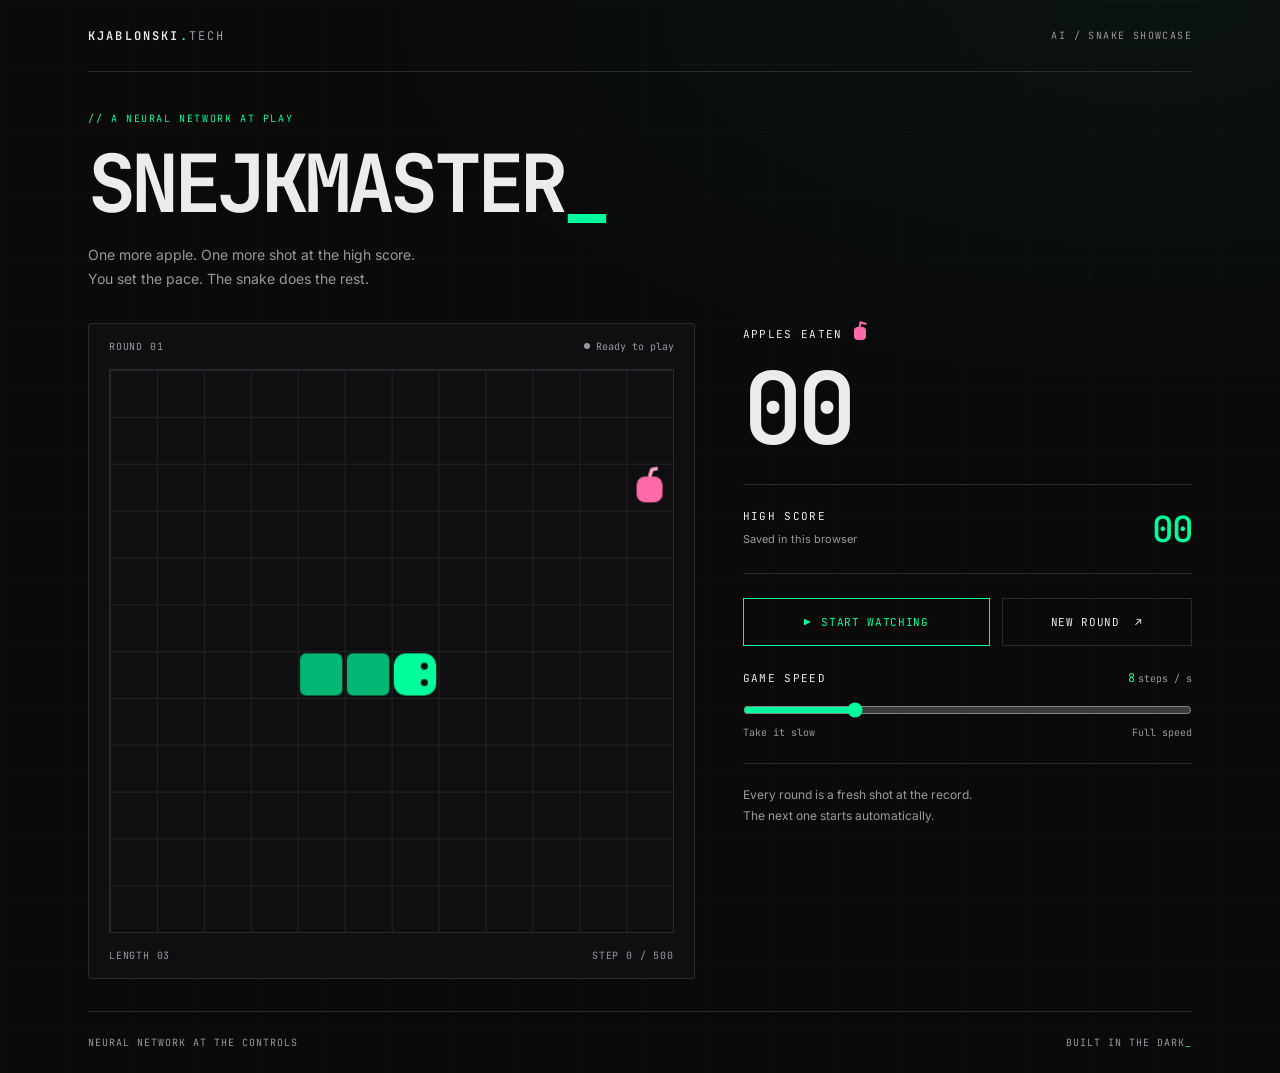
<file: snejkmaster/index.html>
<!doctype html>
<html lang="en"><head><meta charset="UTF-8"/><meta name="viewport" content="width=device-width, initial-scale=1.0"/><meta name="theme-color" content="#0a0a0b"/><meta name="description" content="A neural network plays Snake. Set the pace, watch it chase apples, and cheer it on to a new high score."/><title>Snejkmaster — one more apple</title><link rel="preconnect" href="https://fonts.googleapis.com"/><link rel="preconnect" href="https://fonts.gstatic.com" crossorigin/><link href="https://fonts.googleapis.com/css2?family=Inter:wght@400;500;600;700&amp;family=JetBrains+Mono:wght@400;500;600;700&amp;display=swap" rel="stylesheet"/>  <script type="module" crossorigin src="./assets/index-roMaJ8Ip.js"></script>
  <link rel="stylesheet" crossorigin href="./assets/index-hL_DuAj2.css">
</head><body><div id="root"></div></body></html>
</file>
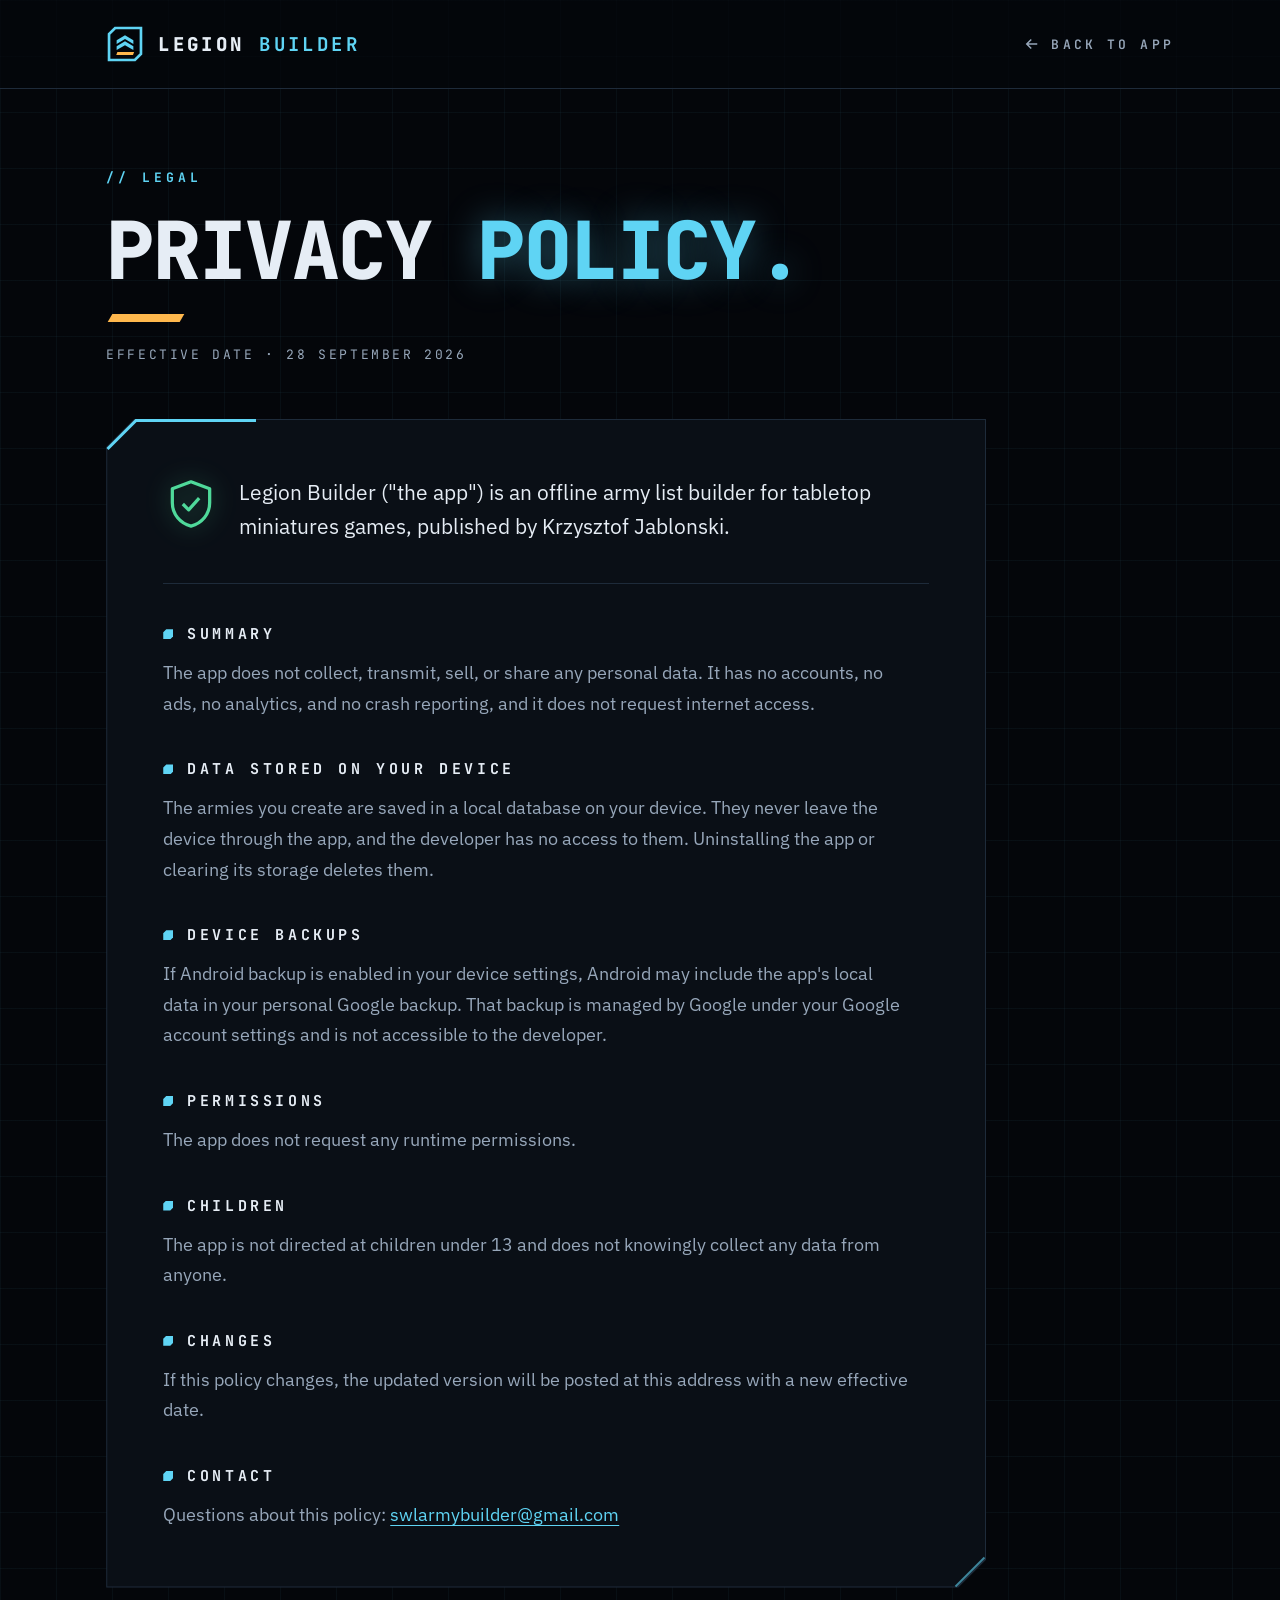
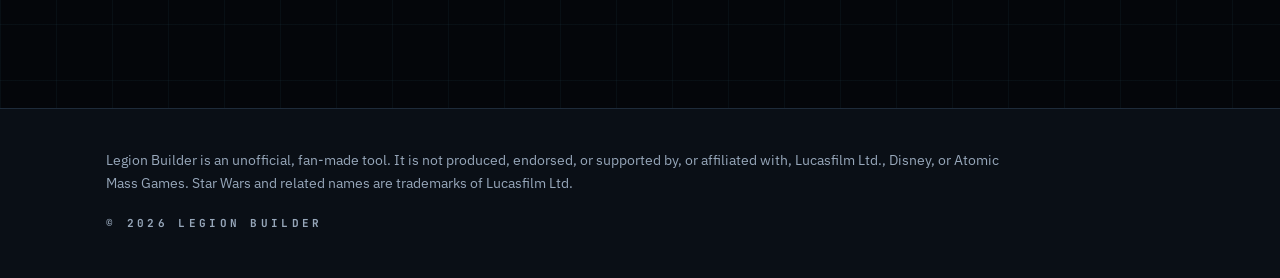
<file: legion-builder/privacy-policy/index.html>
<!doctype html>
<html lang="en">
<head>
<meta charset="utf-8">
<meta name="viewport" content="width=device-width, initial-scale=1">
<title>Privacy Policy · Legion Builder</title>
<meta name="description" content="Legion Builder does not collect, transmit, sell, or share any personal data.">
<meta name="theme-color" content="#04060A">
<link rel="canonical" href="https://kjablonski.tech/legion-builder/privacy-policy/">
<link rel="icon" type="image/png" href="../assets/icon-192.png">
<link rel="preconnect" href="https://fonts.googleapis.com">
<link rel="preconnect" href="https://fonts.gstatic.com" crossorigin>
<link href="https://fonts.googleapis.com/css2?family=IBM+Plex+Sans:wght@400;600;700&family=JetBrains+Mono:wght@600;700;800&display=swap" rel="stylesheet">
<style>
:root {
  --space: #04060A;
  --hull: #0A0F16;
  --seam: #1E2B3A;
  --seam-b: #2F4459;
  --text: #E6EDF5;
  --dim: #97A7BA;
  --holo: #5FD4F4;
  --amber: #FFB84D;
  --green: #4FD99A;
  --mono: 'JetBrains Mono', ui-monospace, monospace;
  --sans: 'IBM Plex Sans', system-ui, sans-serif;
  --gutter: clamp(20px, 8.3vw, 120px);
}
* { box-sizing: border-box; }
html { background: var(--space); }
body {
  margin: 0;
  font-family: var(--sans);
  color: var(--text);
  background-color: var(--space);
  background-image:
    linear-gradient(rgba(95,212,244,.045) 1px, transparent 1px),
    linear-gradient(90deg, rgba(95,212,244,.045) 1px, transparent 1px);
  background-size: 56px 56px;
  -webkit-font-smoothing: antialiased;
}
a { color: var(--holo); text-underline-offset: 4px; }
a:hover { color: #9BE6FA; }
:focus-visible { outline: 2px solid var(--holo); outline-offset: 4px; }
.wrap { max-width: 1440px; margin: 0 auto; padding-inline: var(--gutter); }
.label { font-family: var(--mono); font-weight: 700; font-size: 13px; letter-spacing: .3em; text-transform: uppercase; color: var(--holo); }

.nav { border-bottom: 1px solid var(--seam); background: rgba(4,6,10,.7); }
.nav .wrap { height: 88px; display: flex; align-items: center; justify-content: space-between; gap: 24px; }
.wordmark { display: flex; align-items: center; gap: 14px; text-decoration: none; }
.wordmark span { font-family: var(--mono); font-weight: 800; font-size: 19px; letter-spacing: .18em; color: var(--text); white-space: nowrap; }
.wordmark b { color: var(--holo); }
.back {
  display: flex; align-items: center; gap: 10px; padding: 14px 0;
  font-family: var(--mono); font-weight: 600; font-size: 13px; letter-spacing: .24em;
  color: var(--dim); text-decoration: none; transition: color .2s;
}
.back:hover { color: var(--text); }
.back svg { transition: transform .3s; }
.back:hover svg { transform: translateX(-3px); }

main { padding-block: 80px 120px; }
.head { display: flex; flex-direction: column; gap: 24px; max-width: 880px; margin-bottom: 56px; }
h1 {
  margin: 0; font-family: var(--mono); font-weight: 800; font-size: clamp(44px, 7vw, 80px);
  line-height: 1; letter-spacing: -.02em; text-transform: uppercase;
}
h1 span { color: var(--holo); text-shadow: 0 0 36px rgba(95,212,244,.4); }
.amber-bar { width: 72px; height: 8px; background: var(--amber); transform: skewX(-30deg); margin-left: 4px; }
.meta { font-family: var(--mono); font-size: 13px; letter-spacing: .2em; color: var(--dim); }

.panel {
  --c: 28px;
  position: relative; max-width: 880px; padding: 1px; background: var(--seam);
  clip-path: polygon(var(--c) 0, 100% 0, 100% calc(100% - var(--c)), calc(100% - var(--c)) 100%, 0 100%, 0 var(--c));
}
.panel > .body {
  background: var(--hull); padding: clamp(28px, 5vw, 56px);
  clip-path: inherit;
}
.panel > svg { position: absolute; pointer-events: none; }
.panel > .tl { top: 0; left: 0; }
.panel > .br { bottom: 0; right: 0; }

.summary {
  display: flex; gap: 20px; align-items: flex-start;
  padding-bottom: 40px; margin-bottom: 40px; border-bottom: 1px solid var(--seam);
}
.summary svg { flex-shrink: 0; filter: drop-shadow(0 0 12px rgba(79,217,154,.45)); }
.summary p { font-size: 21px; line-height: 1.6; margin: 0; }

section + section { margin-top: 40px; }
h2 {
  margin: 0 0 14px; font-family: var(--mono); font-weight: 700; font-size: 15px;
  letter-spacing: .24em; text-transform: uppercase; color: var(--text);
  display: flex; align-items: center; gap: 14px;
}
h2::before {
  content: ""; width: 10px; height: 10px; flex-shrink: 0; background: var(--holo);
  clip-path: polygon(3px 0, 100% 0, 100% calc(100% - 3px), calc(100% - 3px) 100%, 0 100%, 0 3px);
}
section p { margin: 0; max-width: 68ch; font-size: 18px; line-height: 1.7; color: var(--dim); }

footer { border-top: 1px solid var(--seam); background: var(--hull); }
footer .wrap { padding-block: 40px 48px; display: flex; flex-direction: column; gap: 20px; }
footer p { margin: 0; max-width: 920px; font-size: 14px; line-height: 1.7; color: var(--dim); }
footer .label { font-size: 11px; color: var(--dim); }

@media (max-width: 560px) {
  .nav .wrap { height: 72px; }
  .wordmark span { font-size: 15px; letter-spacing: .14em; }
  .wordmark svg { width: 30px; height: 30px; }
  .back span { display: none; }
  main { padding-block: 48px 80px; }
  .summary { flex-direction: column; }
  .summary p { font-size: 19px; }
  section p { font-size: 17px; }
}
</style>
</head>
<body>
<header class="nav">
  <div class="wrap">
    <a class="wordmark" href="../" aria-label="Legion Builder home">
      <svg width="38" height="38" viewBox="0 0 100 100" aria-hidden="true">
        <path d="M24 8H92V76L76 92H8V24Z" fill="none" stroke="#5FD4F4" stroke-width="7"/>
        <path d="M28 40 50 27 72 40V50L50 37 28 50Z" fill="#5FD4F4"/>
        <path d="M28 56 50 43 72 56V66L50 53 28 66Z" fill="#5FD4F4"/>
        <path d="M30 71H74L71 79H27Z" fill="#FFB84D"/>
      </svg>
      <span>LEGION <b>BUILDER</b></span>
    </a>
    <a class="back" href="../">
      <svg width="18" height="18" viewBox="0 0 24 24" fill="none" stroke="currentColor" stroke-width="2" aria-hidden="true"><path d="M19 12H5M11 6l-6 6 6 6"/></svg>
      <span>BACK TO APP</span>
    </a>
  </div>
</header>

<main class="wrap">
  <div class="head">
    <span class="label">// Legal</span>
    <h1>Privacy <span>policy.</span></h1>
    <div class="amber-bar"></div>
    <span class="meta">EFFECTIVE DATE · 28 SEPTEMBER 2026</span>
  </div>

  <div class="panel">
    <div class="body">
      <div class="summary">
        <svg width="56" height="56" viewBox="0 0 24 24" fill="none" stroke="#4FD99A" stroke-width="1.4" stroke-linejoin="round" aria-hidden="true">
          <path d="M12 2.5 4 5.5v6c0 5 3.4 8.8 8 10 4.6-1.2 8-5 8-10v-6z"/>
          <path d="m8.5 12 2.5 2.5 4.5-5"/>
        </svg>
        <p>Legion Builder ("the app") is an offline army list builder for tabletop miniatures games, published by Krzysztof Jablonski.</p>
      </div>

      <section>
        <h2>Summary</h2>
        <p>The app does not collect, transmit, sell, or share any personal data. It has no accounts, no ads, no analytics, and no crash reporting, and it does not request internet access.</p>
      </section>

      <section>
        <h2>Data stored on your device</h2>
        <p>The armies you create are saved in a local database on your device. They never leave the device through the app, and the developer has no access to them. Uninstalling the app or clearing its storage deletes them.</p>
      </section>

      <section>
        <h2>Device backups</h2>
        <p>If Android backup is enabled in your device settings, Android may include the app's local data in your personal Google backup. That backup is managed by Google under your Google account settings and is not accessible to the developer.</p>
      </section>

      <section>
        <h2>Permissions</h2>
        <p>The app does not request any runtime permissions.</p>
      </section>

      <section>
        <h2>Children</h2>
        <p>The app is not directed at children under 13 and does not knowingly collect any data from anyone.</p>
      </section>

      <section>
        <h2>Changes</h2>
        <p>If this policy changes, the updated version will be posted at this address with a new effective date.</p>
      </section>

      <section>
        <h2>Contact</h2>
        <p>Questions about this policy: <a href="mailto:swlarmybuilder@gmail.com">swlarmybuilder@gmail.com</a></p>
      </section>
    </div>
    <svg class="tl" width="150" height="32" aria-hidden="true"><path d="M1.5 30 L30 1.5 H150" stroke="#5FD4F4" stroke-width="3" fill="none"/></svg>
    <svg class="br" width="32" height="32" aria-hidden="true"><path d="M1.5 30.5 L30.5 1.5" stroke="#5FD4F4" stroke-opacity=".6" stroke-width="2" fill="none"/></svg>
  </div>
</main>

<footer>
  <div class="wrap">
    <p>Legion Builder is an unofficial, fan-made tool. It is not produced, endorsed, or supported by, or affiliated with, Lucasfilm Ltd., Disney, or Atomic Mass Games. Star Wars and related names are trademarks of Lucasfilm Ltd.</p>
    <span class="label">© 2026 Legion Builder</span>
  </div>
</footer>
</body>
</html>
</file>
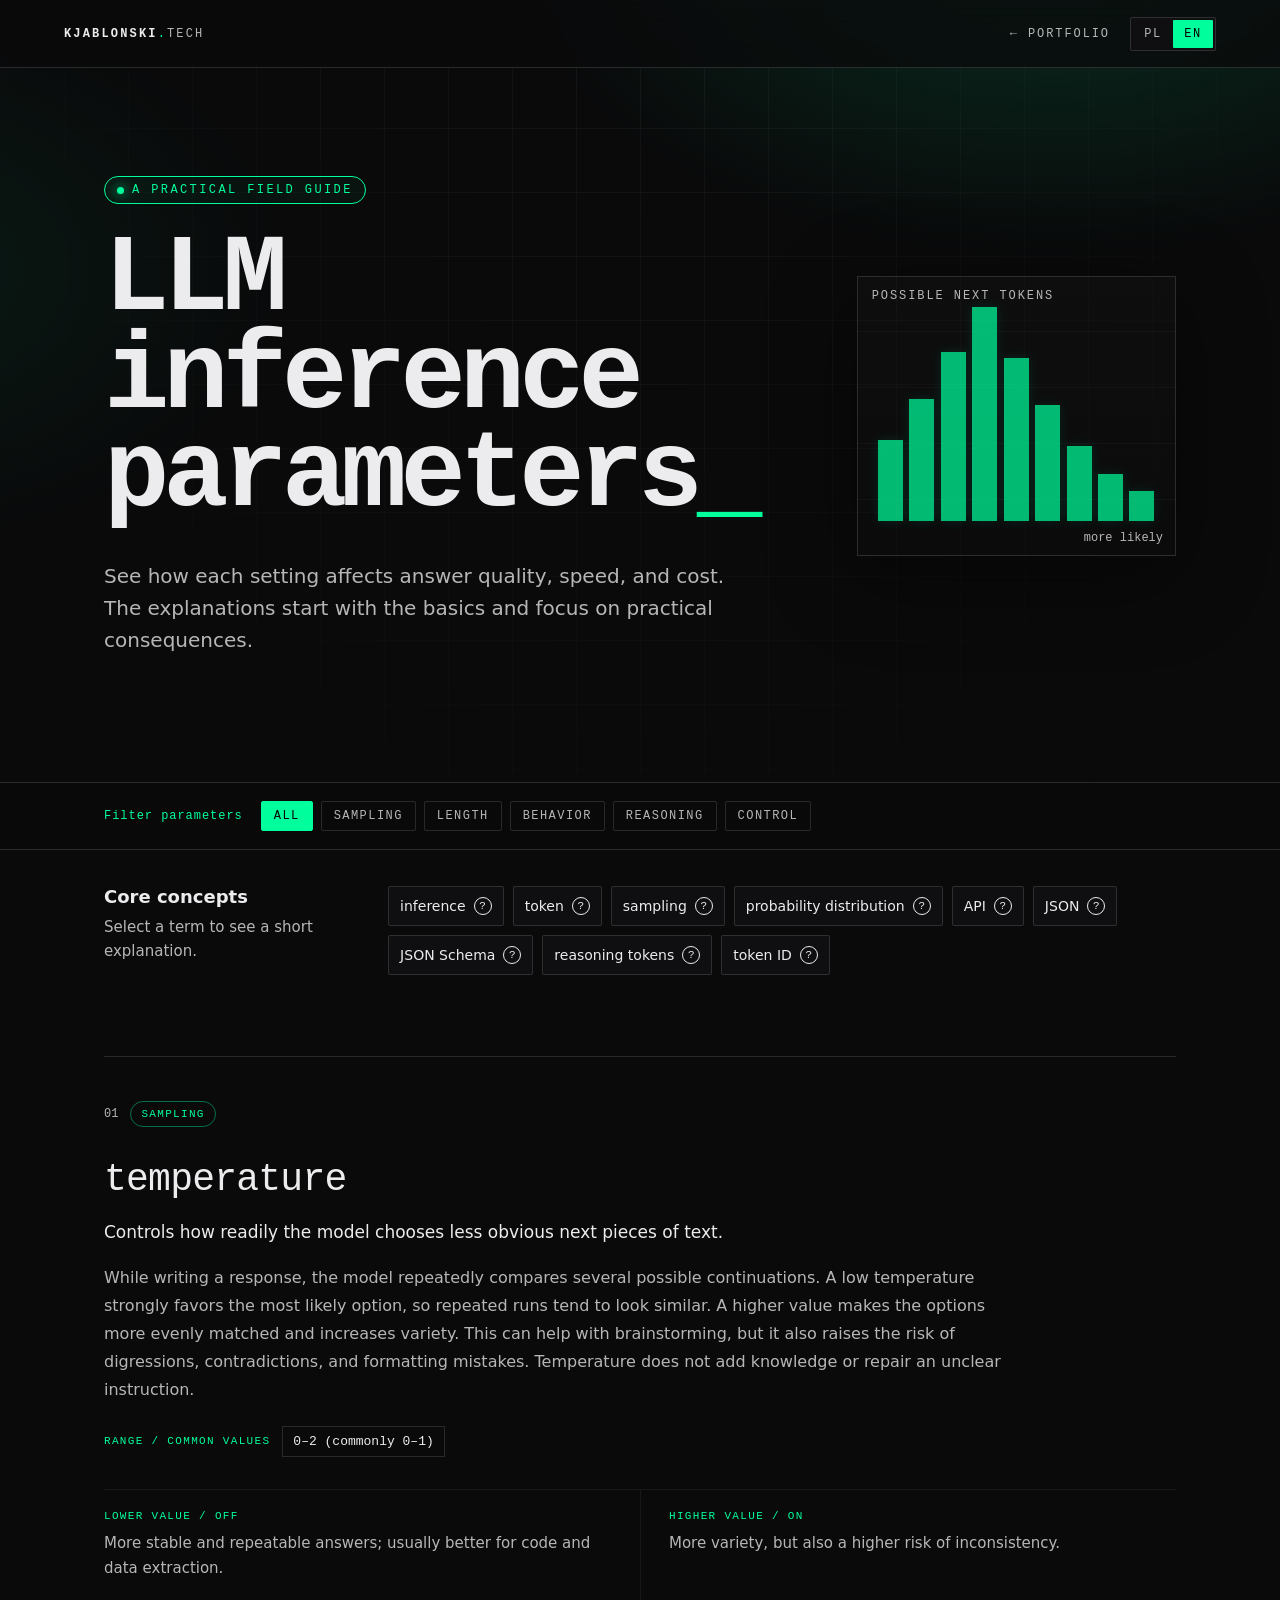
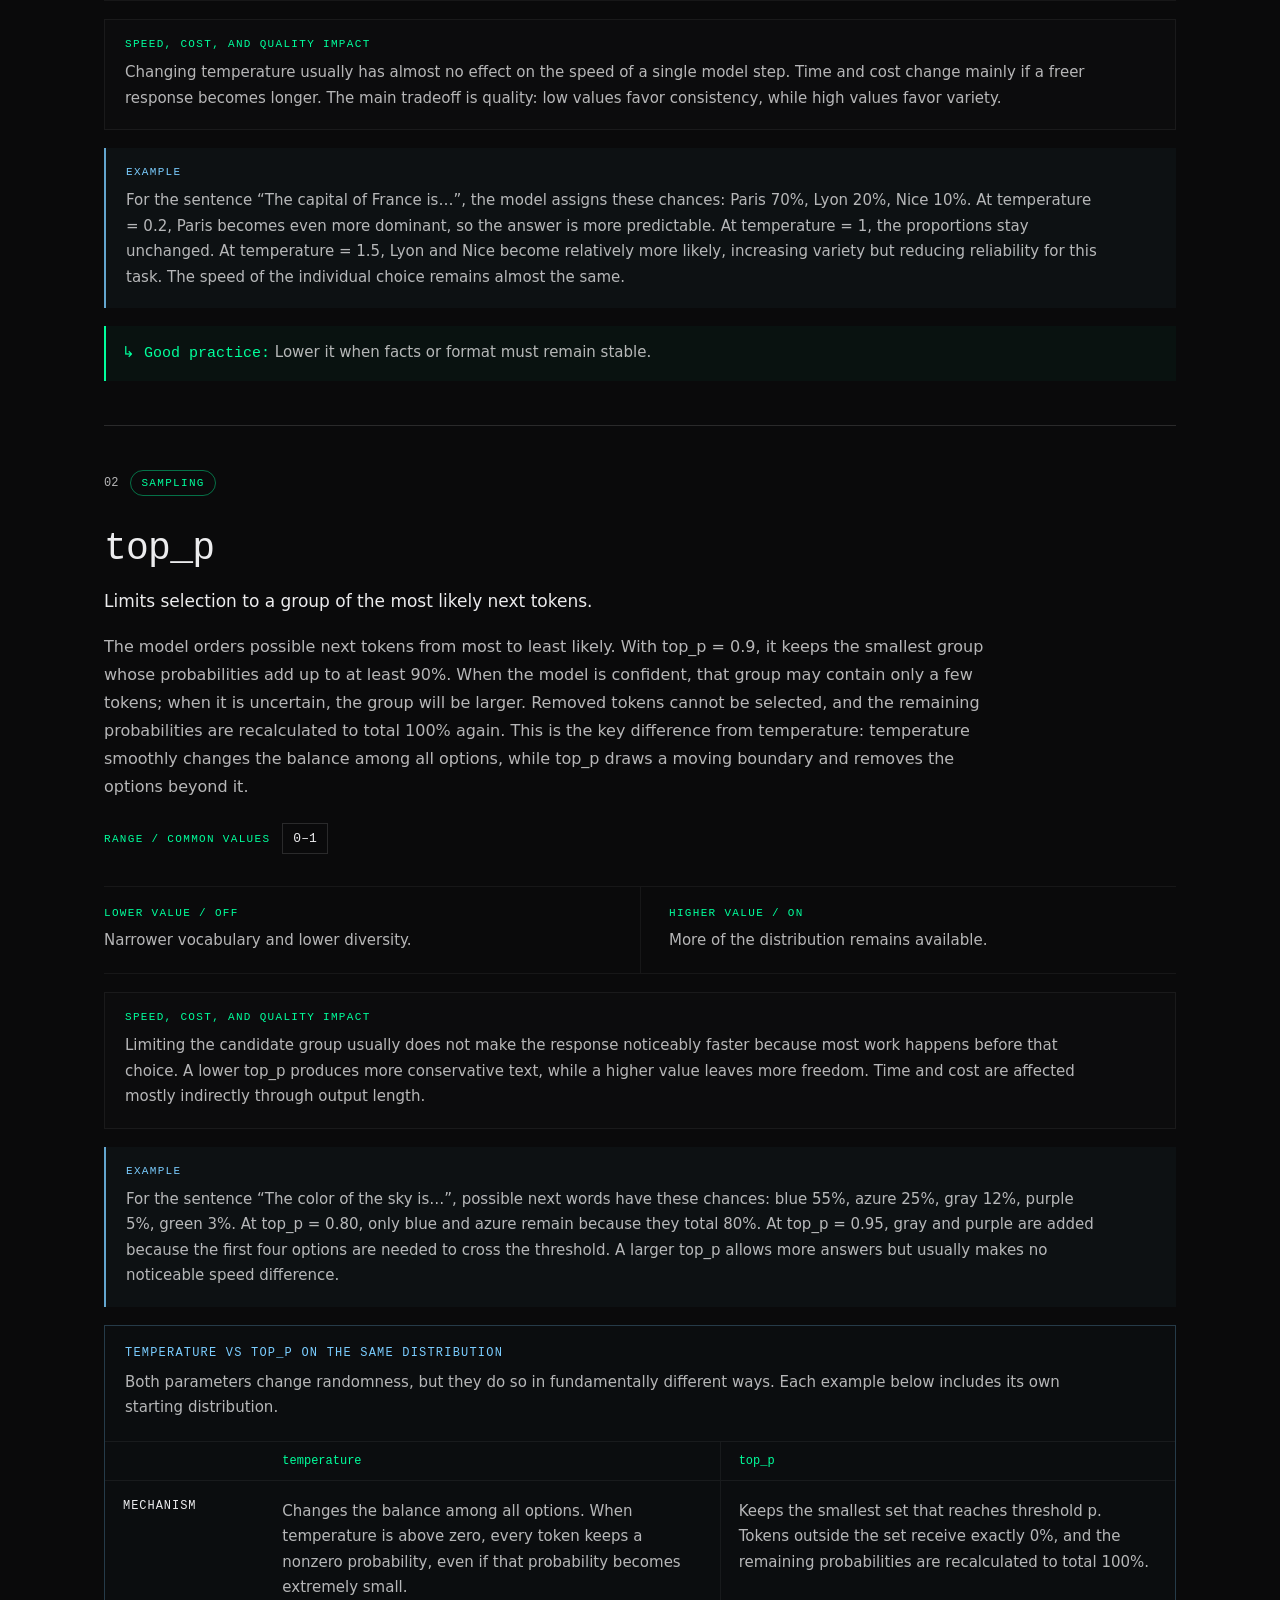
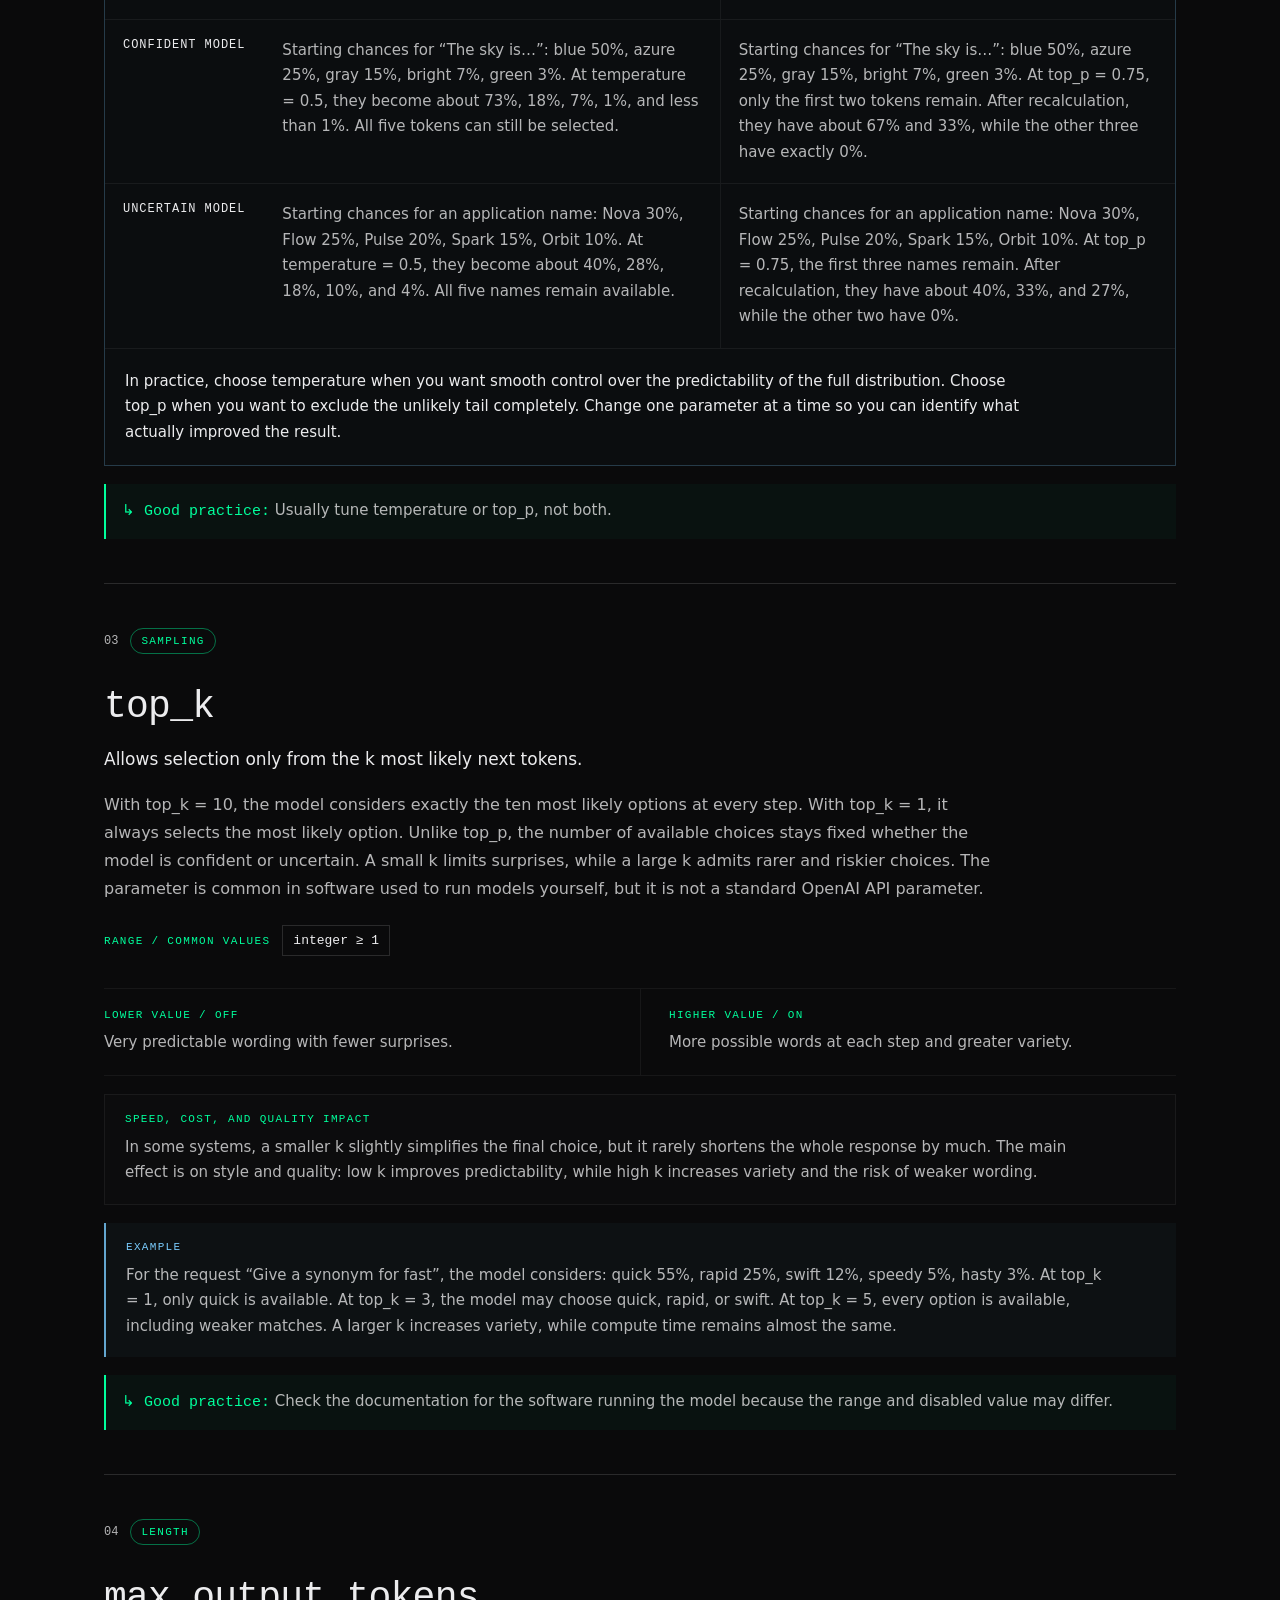
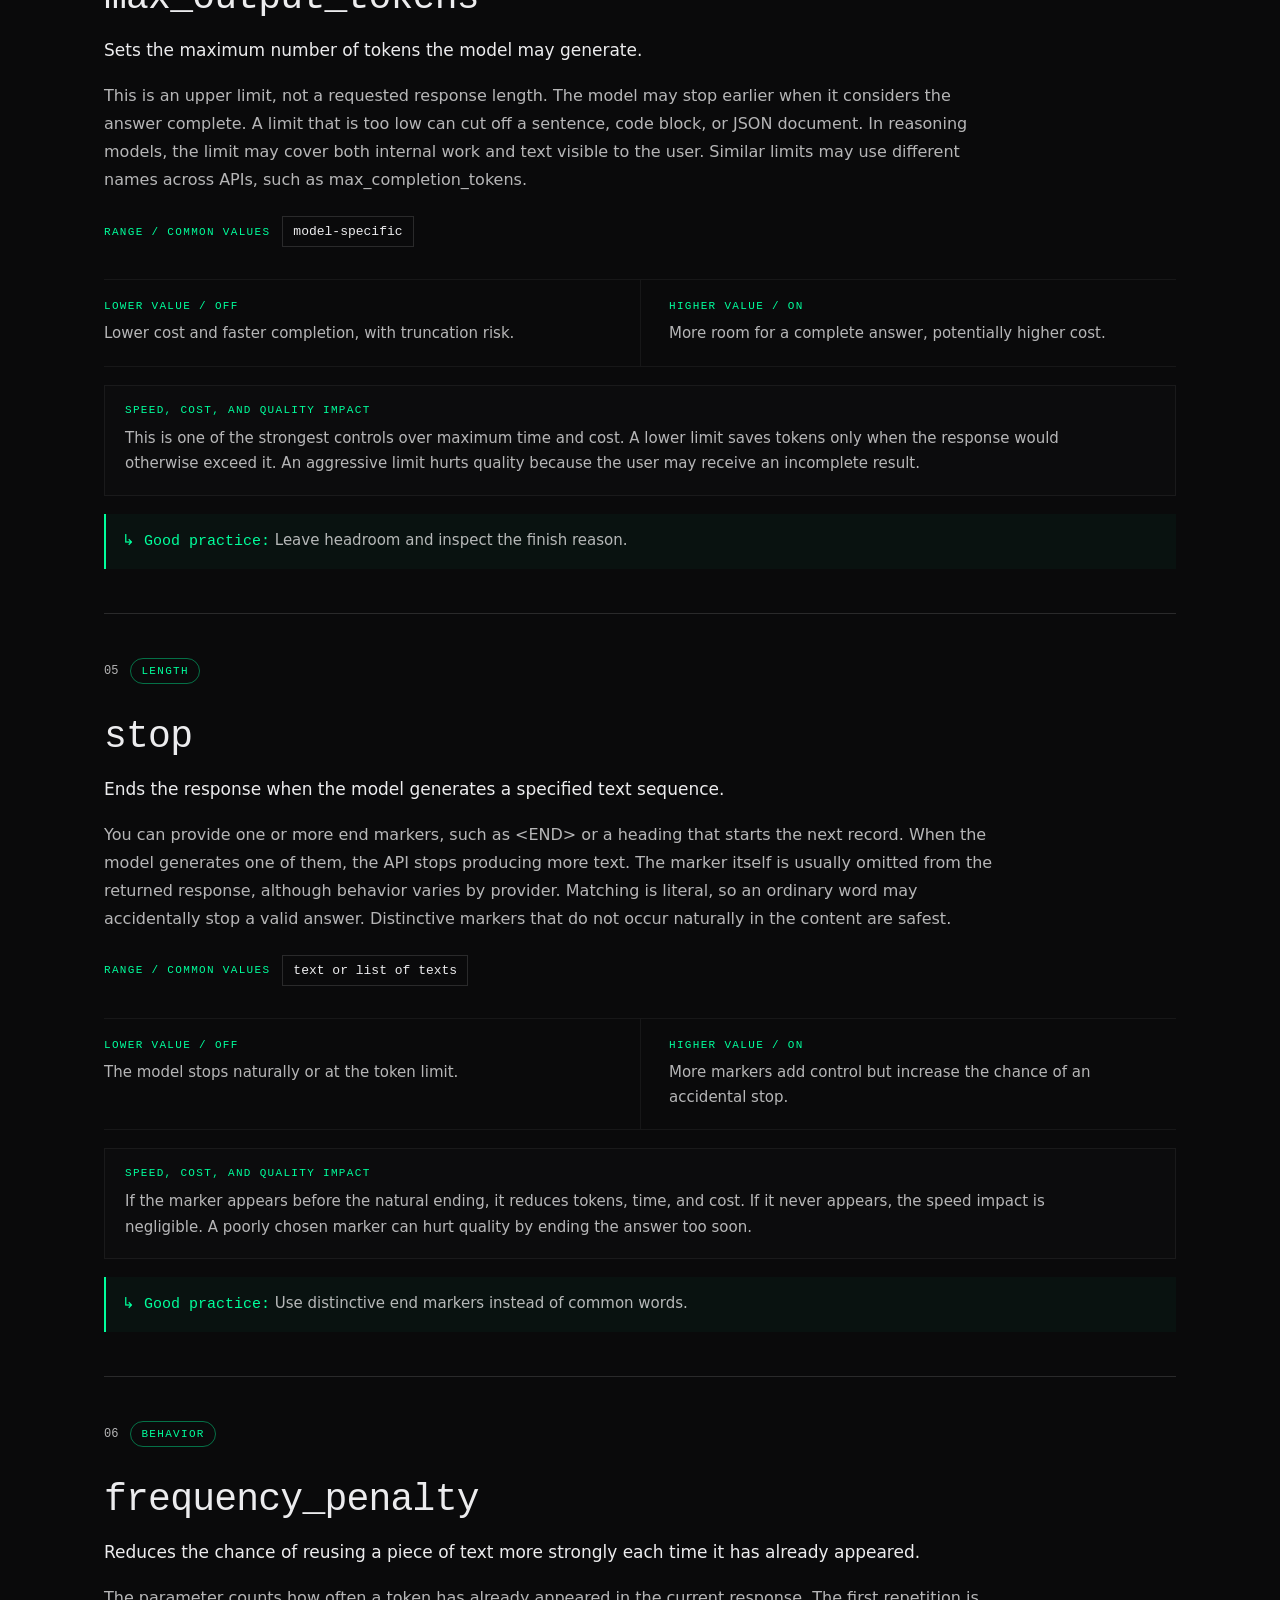
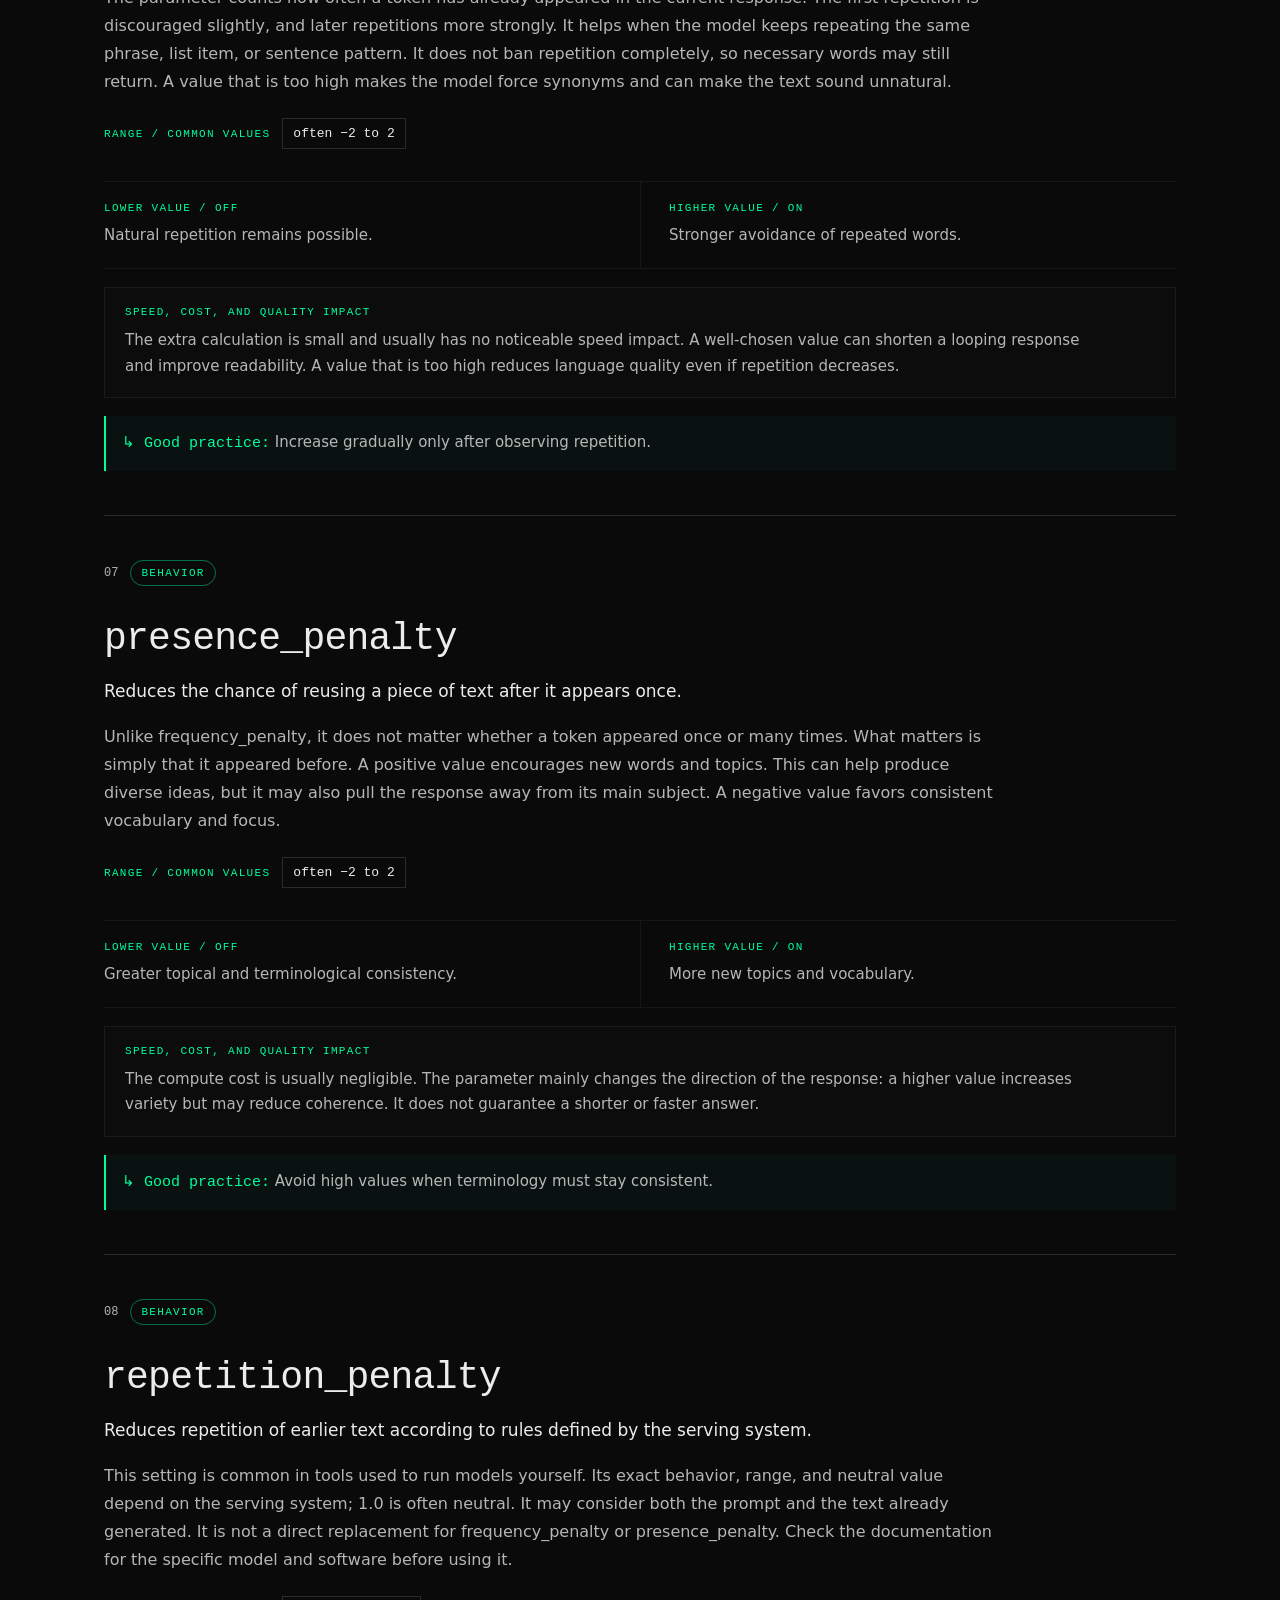
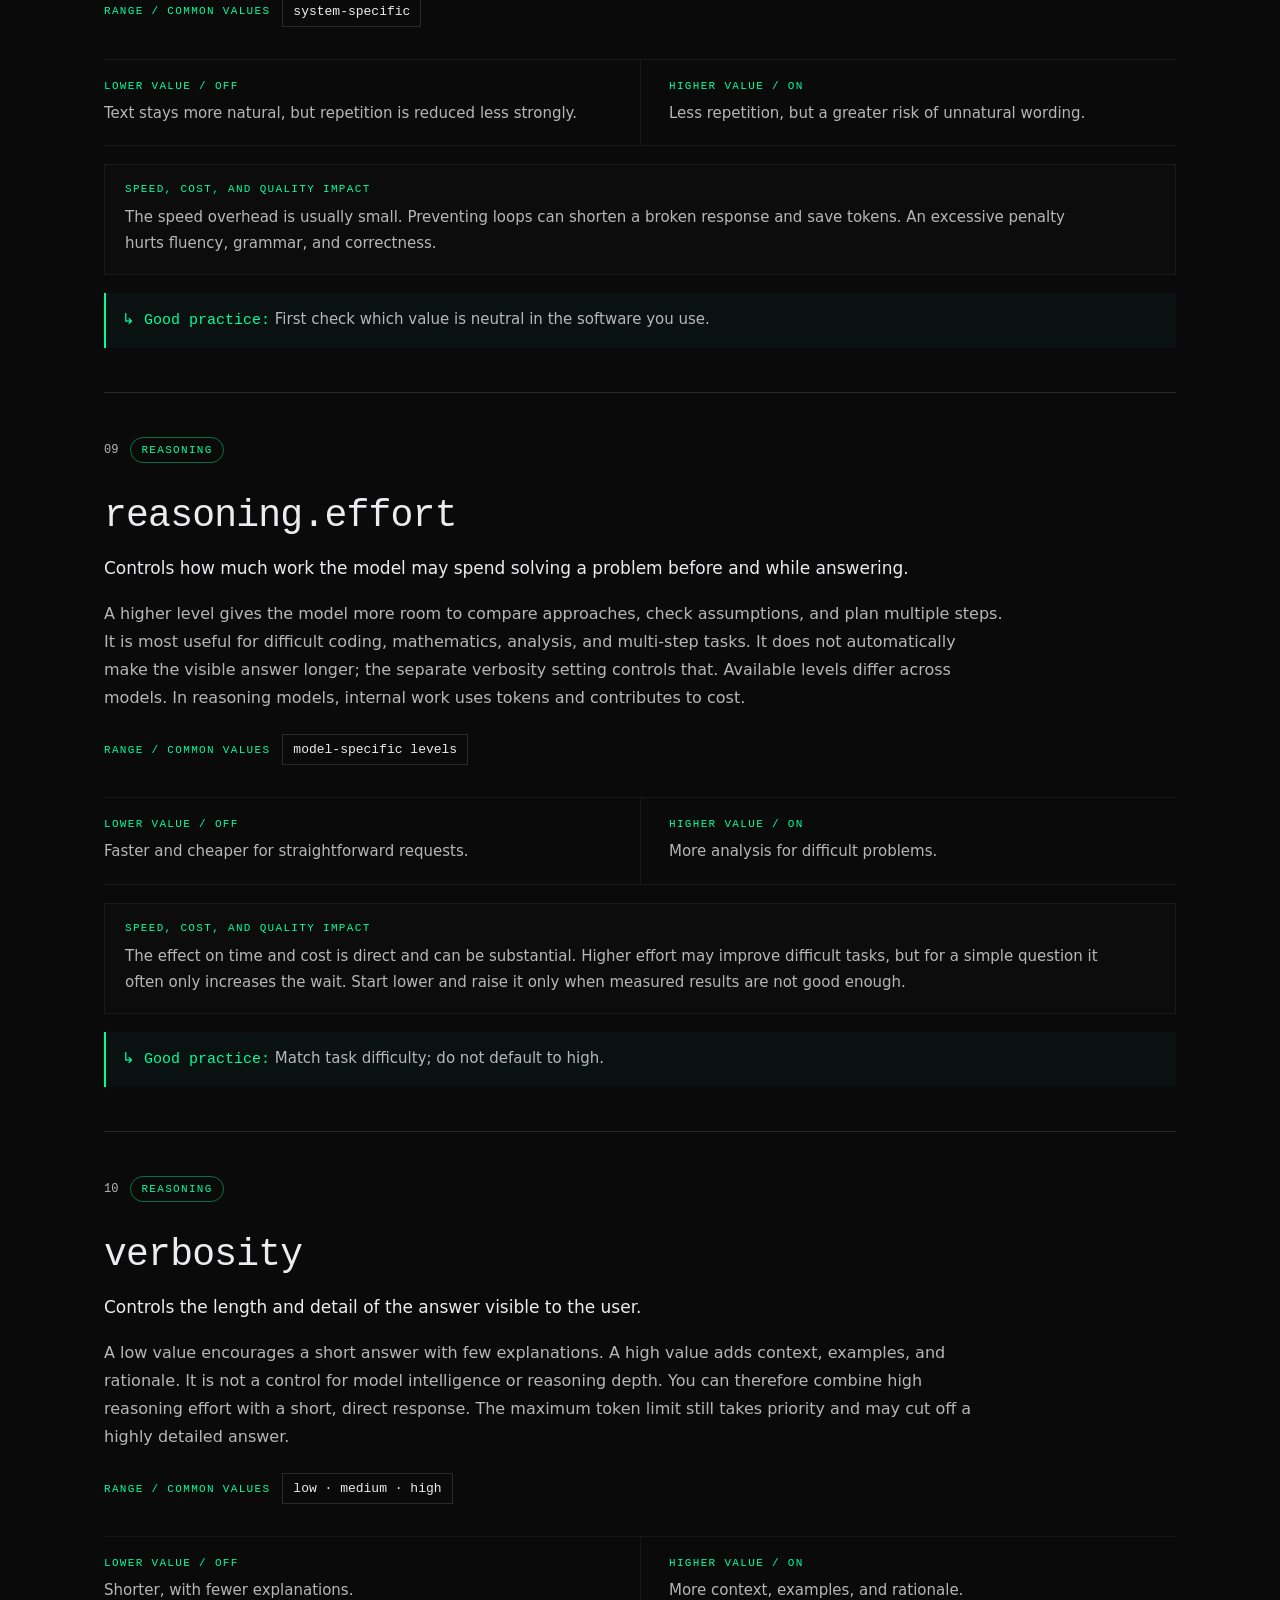
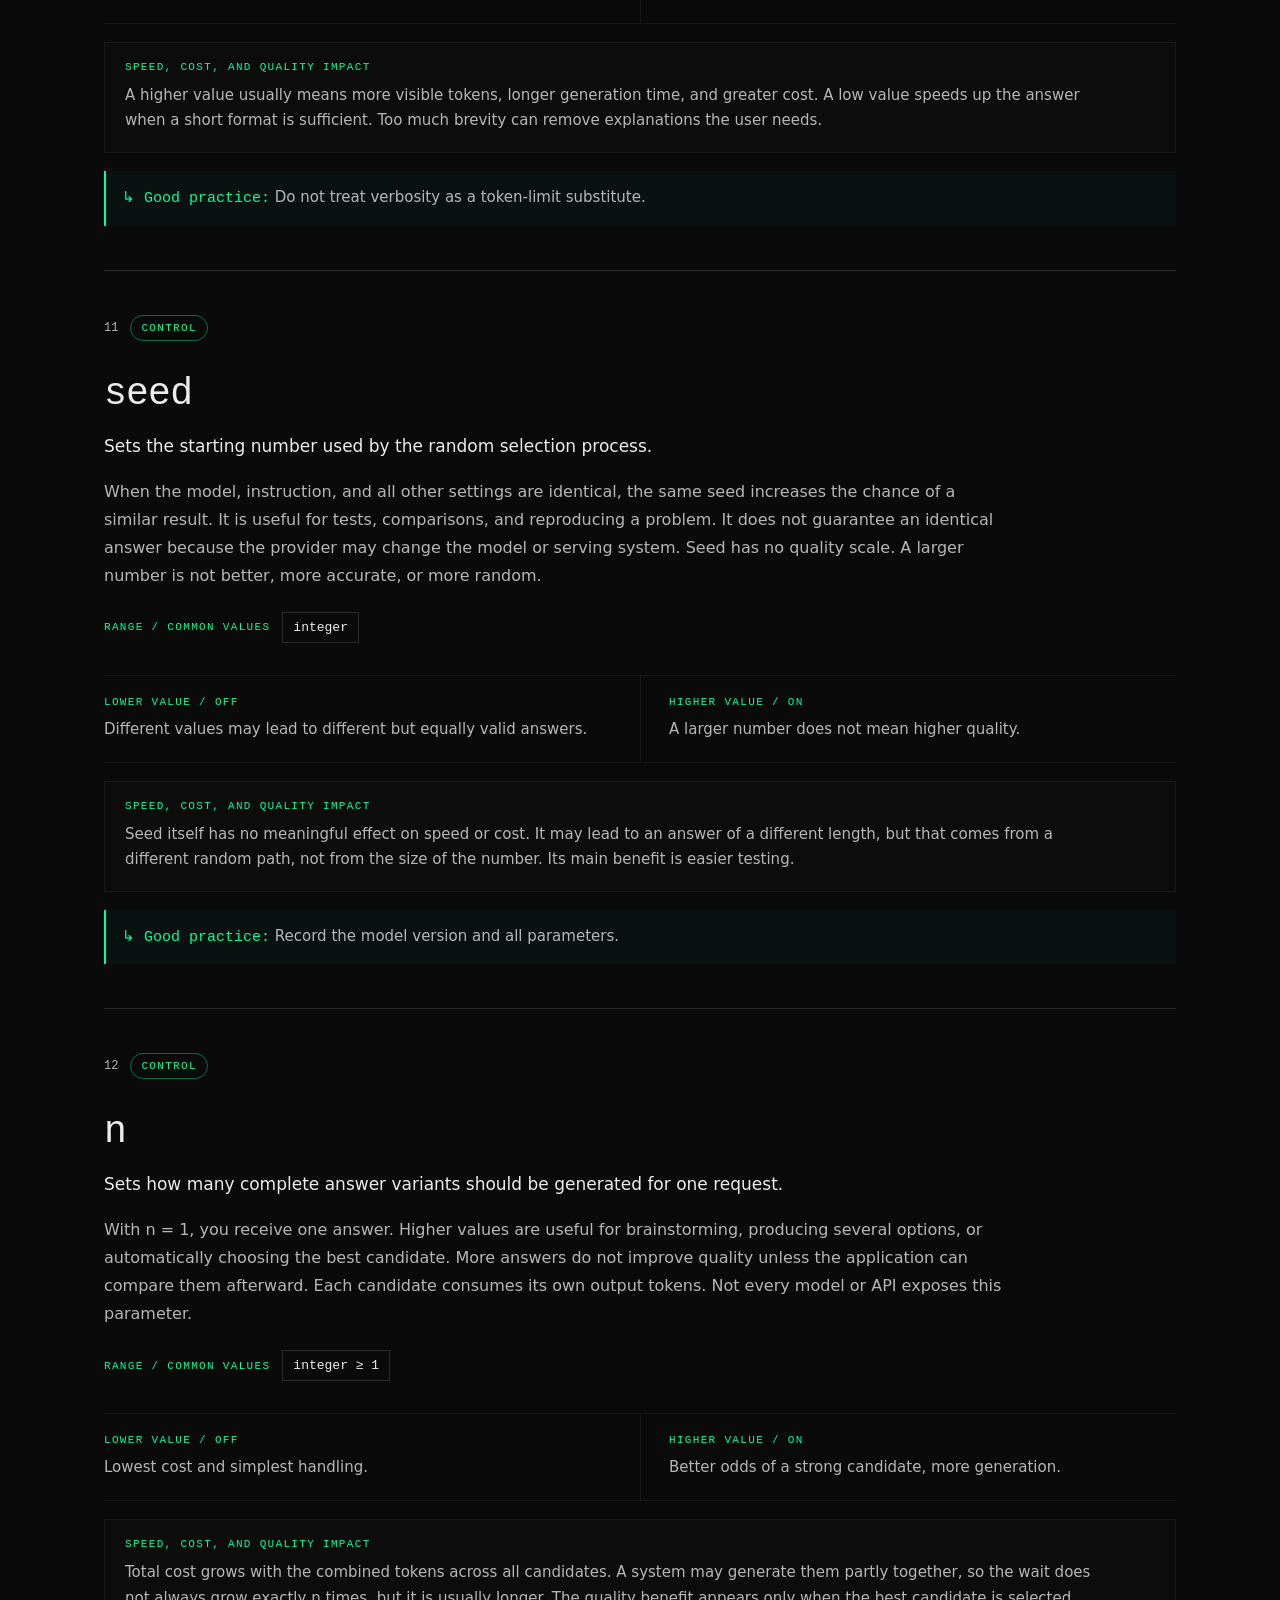
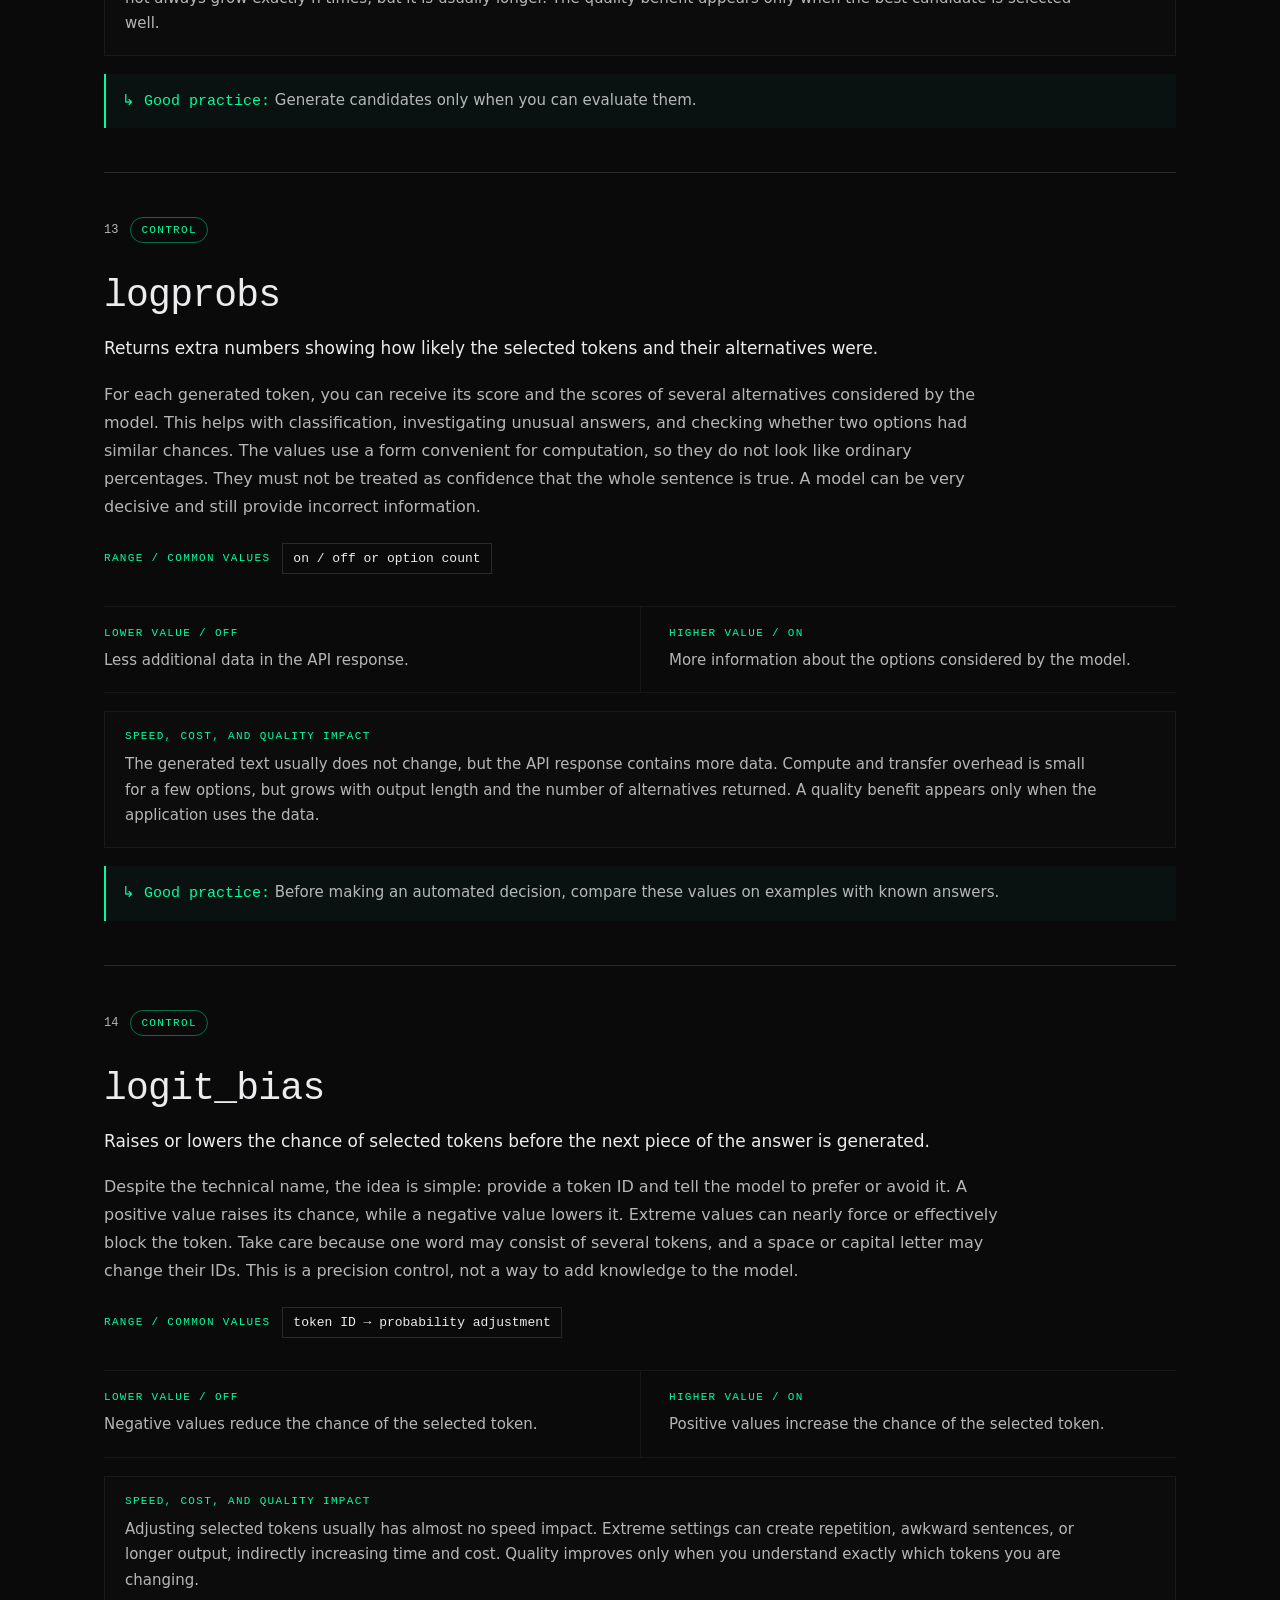
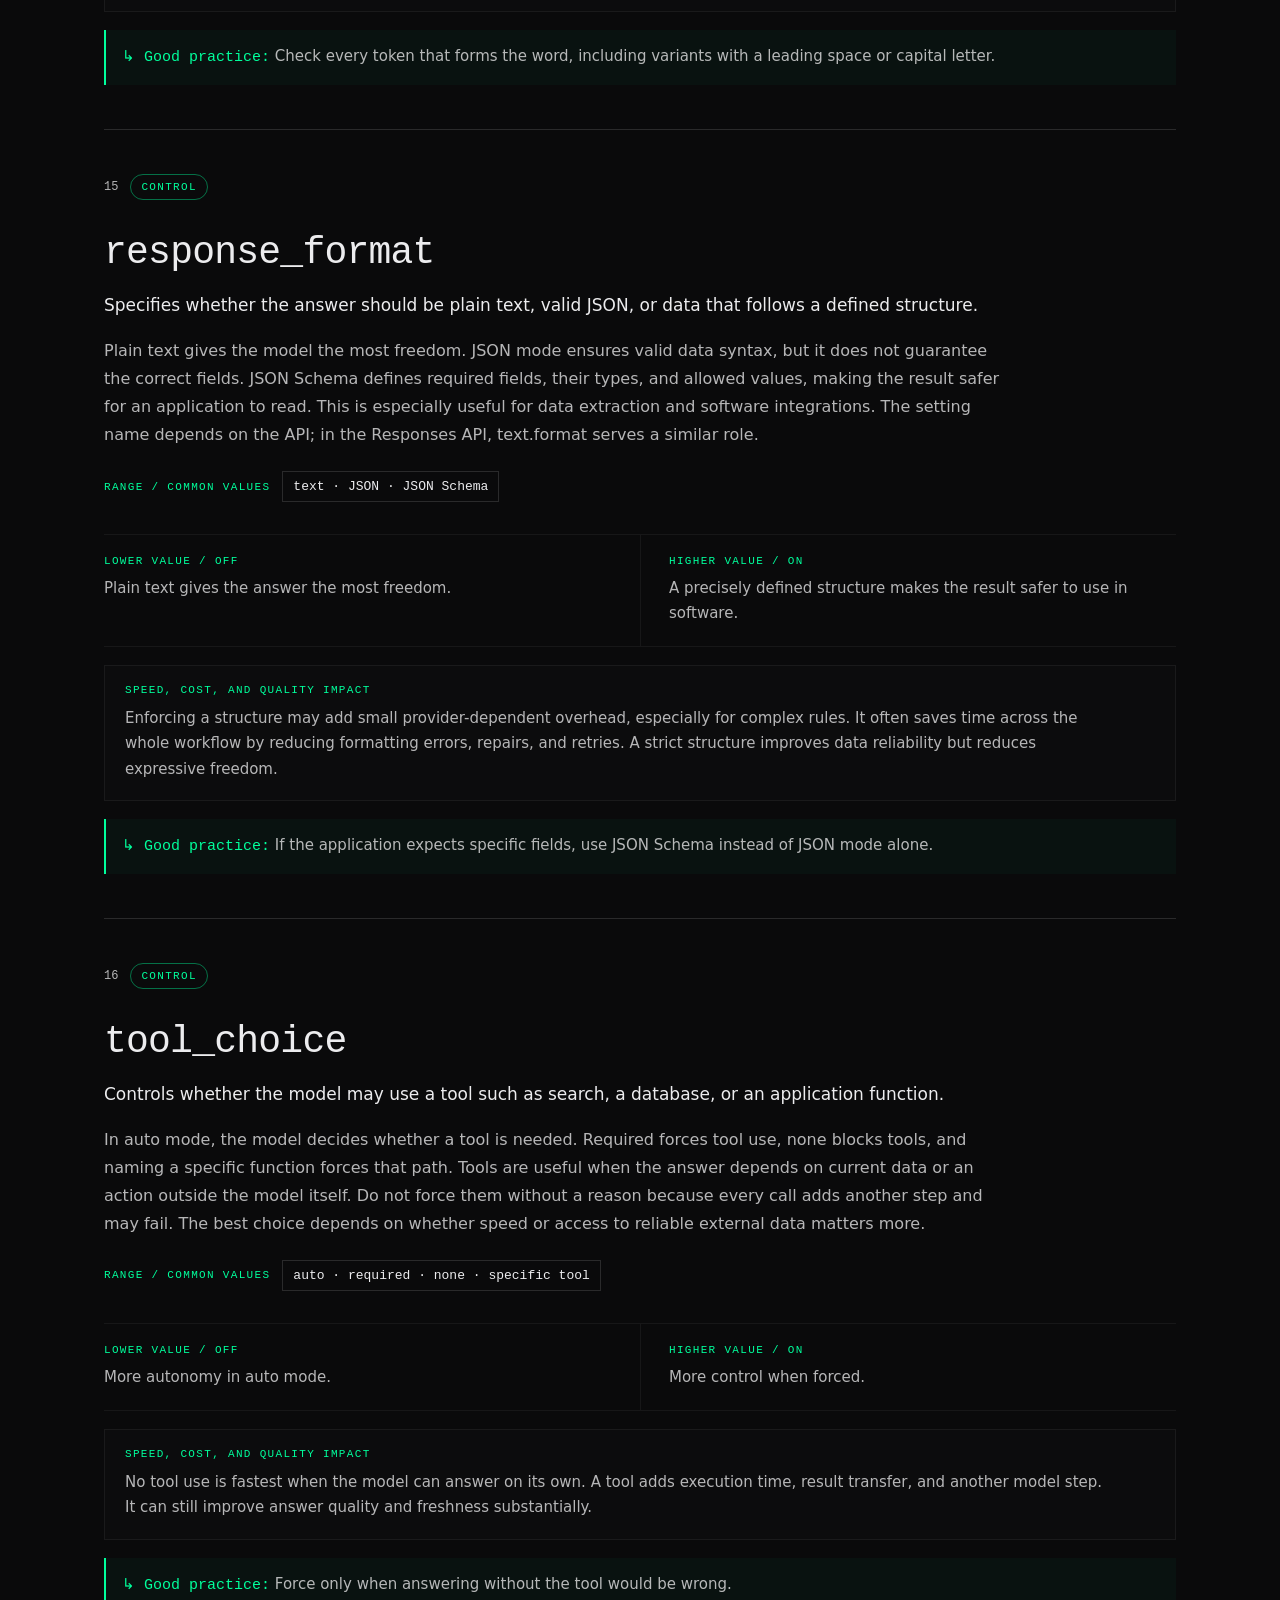
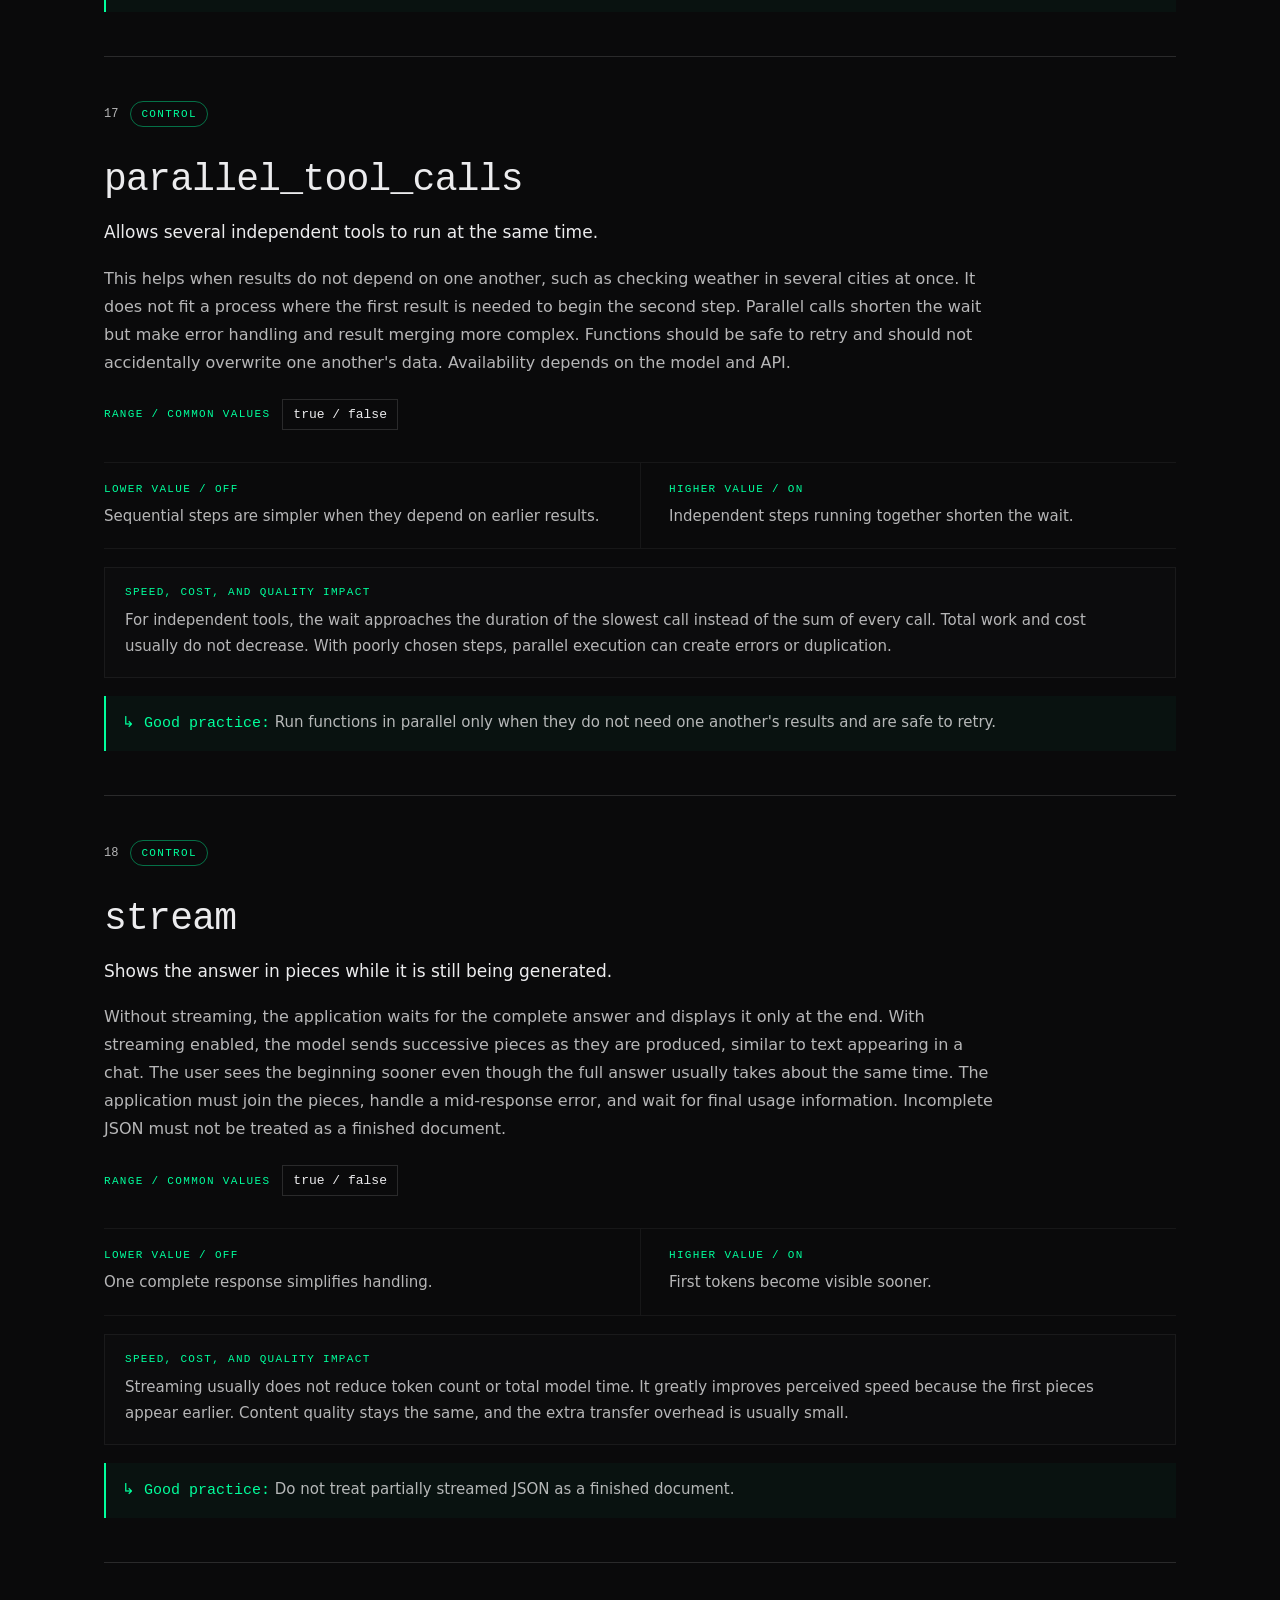
<file: inference-parameters.html>
<!doctype html>
<html lang="en">
<head>
  <meta charset="utf-8">
  <meta name="viewport" content="width=device-width, initial-scale=1">
  <meta name="description" content="A bilingual guide to how LLM inference parameters affect quality, latency, and cost.">
  <title>LLM inference parameters | Inference Atlas</title>
  <style>
:root {
  --bg: #0a0a0b;
  --elev: #0f0f11;
  --ink: #ececee;
  --dim: rgba(236, 236, 238, 0.76);
  --faint: rgba(236, 236, 238, 0.14);
  --fainter: rgba(236, 236, 238, 0.06);
  --accent: #00ff9c;
  --accent-dim: rgba(0, 255, 156, 0.16);
  --mono: ui-monospace, "SFMono-Regular", Menlo, Monaco, Consolas, monospace;
  --sans: Inter, system-ui, -apple-system, "Segoe UI", sans-serif;
  --maxw: 1200px;
  --pad: clamp(24px, 5vw, 80px);
}
* {
  box-sizing: border-box;
}
html {
  scroll-behavior: smooth;
}
body {
  margin: 0;
  background: var(--bg);
  color: var(--ink);
  font-family: var(--sans);
  -webkit-font-smoothing: antialiased;
  overflow-x: hidden;
}
a {
  color: inherit;
  text-decoration: none;
}
button {
  font: inherit;
}
::selection {
  background: var(--accent);
  color: #000;
}
main {
  min-height: 100vh;
  position: relative;
}
.bgLayer {
  position: fixed;
  inset: 0;
  pointer-events: none;
  z-index: 0;
}
.bgGrid {
  background-image:
    linear-gradient(to right, rgba(236, 236, 238, 0.05) 1px, transparent 1px),
    linear-gradient(to bottom, rgba(236, 236, 238, 0.05) 1px, transparent 1px);
  background-size: 64px 64px;
  mask-image: radial-gradient(ellipse at 50% 0%, #000, transparent 82%);
}
.bgScan {
  background: repeating-linear-gradient(
    to bottom,
    transparent 0 2px,
    rgba(255, 255, 255, 0.018) 2px 3px
  );
  opacity: 0.22;
}
.bgGlow {
  background:
    radial-gradient(
      ellipse 800px 500px at 82% -10%,
      var(--accent-dim),
      transparent 70%
    ),
    radial-gradient(
      ellipse 600px 400px at -10% 30%,
      rgba(0, 255, 156, 0.07),
      transparent 70%
    );
}
.topbar,
.wrap,
.filters,
.glossary,
.grid,
.recipes,
.principle,
footer {
  position: relative;
  z-index: 1;
}
.wrap {
  max-width: var(--maxw);
  margin: 0 auto;
  padding: 0 var(--pad);
}
.topbar {
  position: sticky;
  top: 0;
  z-index: 50;
  height: 68px;
  padding: 0 var(--pad);
  display: flex;
  align-items: center;
  justify-content: space-between;
  border-bottom: 1px solid var(--faint);
  background: rgba(10, 10, 11, 0.74);
  backdrop-filter: blur(12px);
}
.brand {
  font-family: var(--mono);
  font-size: 12px;
  letter-spacing: 0.18em;
  color: var(--dim);
  text-transform: uppercase;
}
.brand b {
  color: var(--ink);
  font-weight: 600;
}
.brand span {
  color: var(--accent);
}
.navActions {
  display: flex;
  align-items: center;
  gap: 20px;
}
.portfolioLink {
  font-family: var(--mono);
  font-size: 12px;
  letter-spacing: 0.16em;
  text-transform: uppercase;
  color: var(--dim);
  transition: color 0.2s;
}
.portfolioLink:hover {
  color: var(--accent);
}
.language {
  height: 34px !important;
  padding: 2px !important;
  border: 1px solid var(--faint);
  border-radius: 2px !important;
  background: var(--elev) !important;
}
.language button {
  height: 28px !important;
  min-width: 40px;
  border-radius: 1px !important;
  color: var(--dim) !important;
  font-family: var(--mono);
  font-size: 12px !important;
  letter-spacing: 0.12em;
  cursor: pointer;
}
.language button[data-state="active"] {
  background: var(--accent) !important;
  color: #000 !important;
  box-shadow: none !important;
}
.hero {
  min-height: 650px;
  padding: clamp(78px, 12vh, 140px) 0 clamp(90px, 14vh, 160px);
  display: grid;
  grid-template-columns: minmax(0, 1.35fr) minmax(290px, 0.65fr);
  align-items: center;
  gap: 7vw;
}
.pill {
  display: inline-flex;
  align-items: center;
  gap: 8px;
  margin: 0;
  padding: 6px 12px;
  border: 1px solid var(--accent);
  border-radius: 999px;
  background: rgba(0, 255, 156, 0.04);
  color: var(--accent);
  font-family: var(--mono);
  font-size: 12px;
  letter-spacing: 0.2em;
  text-transform: uppercase;
}
.pill i {
  width: 7px;
  height: 7px;
  border-radius: 50%;
  background: var(--accent);
  box-shadow: 0 0 12px var(--accent);
  animation: pulse 2.2s infinite;
}
.hero h1 {
  position: relative;
  display: inline-block;
  max-width: 850px;
  margin: 28px 0 0;
  font-family: var(--mono);
  font-size: clamp(48px, 8.5vw, 126px);
  font-weight: 700;
  line-height: 0.9;
  letter-spacing: -0.055em;
  text-wrap: balance;
}
.caret {
  color: var(--accent);
  font-weight: 500;
  animation: blink 1.05s steps(2) infinite;
}
.glitch:before,
.glitch:after {
  content: attr(data-text);
  position: absolute;
  inset: 0;
  pointer-events: none;
  mix-blend-mode: screen;
  opacity: 0;
}
.glitch:before {
  color: var(--accent);
  transform: translateX(-2px);
  clip-path: polygon(0 0, 100% 0, 100% 44%, 0 44%);
  animation: glitchA 4.3s steps(1) infinite;
}
.glitch:after {
  color: #ff3ea5;
  transform: translateX(2px);
  clip-path: polygon(0 58%, 100% 58%, 100% 100%, 0 100%);
  animation: glitchB 4.3s steps(1) infinite;
}
.lead {
  max-width: 680px;
  margin: 34px 0 0;
  color: var(--dim);
  font-size: clamp(16px, 1.6vw, 20px);
  line-height: 1.6;
}
.chart {
  height: 280px;
  display: flex;
  align-items: flex-end;
  justify-content: center;
  gap: 6px;
  position: relative;
  padding: 30px 20px 34px;
  border: 1px solid var(--faint);
  background:
    linear-gradient(rgba(255, 255, 255, 0.018), rgba(255, 255, 255, 0.008)),
    repeating-linear-gradient(
      0deg,
      transparent 0,
      transparent 55px,
      var(--fainter) 56px
    );
  box-shadow: 0 20px 80px rgba(0, 0, 0, 0.45);
}
.chart > b {
  position: absolute;
  left: 14px;
  top: 12px;
  color: var(--dim);
  font: 500 12px var(--mono);
  letter-spacing: 0.16em;
  text-transform: uppercase;
}
.chart > i {
  width: clamp(12px, 2vw, 28px);
  background: var(--accent);
  opacity: 0.72;
  box-shadow: 0 0 12px rgba(0, 255, 156, 0.16);
  animation: rise 0.7s both;
}
.chart span {
  position: absolute;
  right: 12px;
  bottom: 10px;
  color: var(--dim);
  font: 12px var(--mono);
}
.filters {
  padding: 18px max(var(--pad), calc((100vw - var(--maxw)) / 2 + var(--pad)));
  display: flex;
  align-items: center;
  flex-wrap: wrap;
  gap: 8px;
  border-block: 1px solid var(--faint);
  background: rgba(10, 10, 11, 0.84);
  backdrop-filter: blur(10px);
}
.filterPrompt {
  margin-right: 10px;
  color: var(--accent);
  font: 12px var(--mono);
  letter-spacing: 0.08em;
}
.filters button {
  padding: 7px 12px;
  border: 1px solid var(--faint);
  border-radius: 2px;
  background: transparent;
  color: var(--dim);
  font-family: var(--mono);
  font-size: 12px;
  letter-spacing: 0.12em;
  text-transform: uppercase;
  cursor: pointer;
  transition: 0.2s;
}
.filters button:hover {
  color: var(--ink);
  border-color: var(--ink);
}
.filters button.active {
  color: #000;
  background: var(--accent);
  border-color: var(--accent);
}
.glossary {
  max-width: var(--maxw);
  margin: 0 auto;
  padding: 36px var(--pad) 0;
  display: grid;
  grid-template-columns: minmax(190px, 0.32fr) minmax(0, 1fr);
  gap: 32px;
  align-items: start;
}
.glossaryIntro h2 {
  margin: 0;
  color: var(--ink);
  font-size: 18px;
  font-weight: 600;
}
.glossaryIntro p {
  margin: 8px 0 0;
  color: var(--dim);
  font-size: 15px;
  line-height: 1.6;
}
.glossaryTerms {
  display: flex;
  flex-wrap: wrap;
  gap: 9px;
}
.glossaryTerm {
  display: inline-flex;
  align-items: center;
  gap: 8px;
  min-height: 40px;
  padding: 8px 11px;
  border: 1px solid var(--faint);
  border-radius: 2px;
  background: var(--elev);
  color: var(--ink);
  font-size: 14px;
  cursor: pointer;
  transition:
    color 0.2s,
    border-color 0.2s,
    background 0.2s;
}
.glossaryTerm:hover,
.glossaryTerm:focus-visible {
  border-color: var(--accent);
  background: rgba(0, 255, 156, 0.05);
  color: var(--accent);
  outline: none;
}
.glossaryTerm span {
  width: 18px;
  height: 18px;
  display: grid;
  place-items: center;
  border: 1px solid currentColor;
  border-radius: 50%;
  font: 11px var(--mono);
}
.glossaryPopover {
  z-index: 80 !important;
  width: min(340px, calc(100vw - 32px)) !important;
  border-color: rgba(0, 255, 156, 0.42) !important;
  border-radius: 2px !important;
  background: #121214 !important;
  color: var(--ink) !important;
  box-shadow: 0 18px 55px rgba(0, 0, 0, 0.55) !important;
}
.glossaryPopoverTitle {
  color: var(--accent);
  font: 500 14px var(--mono);
}
.glossaryPopoverDescription {
  margin-top: 8px;
  color: var(--dim) !important;
  font-size: 15px;
  line-height: 1.65;
}
.grid {
  max-width: var(--maxw);
  margin: 0 auto;
  padding: clamp(64px, 9vh, 110px) var(--pad);
  display: grid;
  grid-template-columns: 1fr;
  gap: 0;
}
.card {
  position: relative;
  display: block;
  min-height: 0;
  padding: 44px 0;
  border-top: 1px solid var(--faint);
  transition:
    padding 0.25s,
    background 0.25s;
}
.card:last-child {
  border-bottom: 1px solid var(--faint);
}
.card:before {
  display: none;
}
.card:hover {
  background: linear-gradient(90deg, rgba(0, 255, 156, 0.025), transparent 65%);
}
.meta {
  display: flex;
  flex-direction: row;
  align-items: center;
  gap: 12px;
}
.meta > span {
  color: var(--dim);
  font: 12px var(--mono);
}
.meta b {
  padding: 6px 10px;
  border: 1px solid var(--faint);
  border-radius: 999px;
  color: var(--dim);
  font: 11px var(--mono);
  letter-spacing: 0.12em;
  text-transform: uppercase;
}
.meta b.sampling,
.meta b.length,
.meta b.behavior,
.meta b.reasoning,
.meta b.control {
  background: transparent;
  color: var(--accent);
  border-color: rgba(0, 255, 156, 0.42);
}
.card h2 {
  margin: 28px 0 0;
  font-size: clamp(28px, 3vw, 38px);
  font-weight: 500;
  letter-spacing: -0.02em;
}
.card h2 code {
  font-family: var(--mono);
  font-weight: 500;
}
.card:hover h2 {
  color: var(--accent);
}
.intro {
  margin: 18px 0 0;
  color: var(--ink);
  font-size: 17px;
  line-height: 1.6;
  font-weight: 500;
}
.detail {
  max-width: 900px;
  margin: 18px 0 0;
  color: var(--dim);
  font-size: 16px;
  line-height: 1.75;
}
.card dl {
  margin: 32px 0 0;
  display: grid;
  grid-template-columns: repeat(2, minmax(0, 1fr));
  border-block: 1px solid var(--fainter);
}
.card dl > div {
  min-width: 0;
  padding: 20px 28px 20px 0;
}
.card dl > div + div {
  padding-left: 28px;
  border-left: 1px solid var(--fainter);
}
dt,
.range span {
  color: var(--accent);
  font: 11px var(--mono);
  letter-spacing: 0.12em;
  text-transform: uppercase;
}
dd {
  margin: 9px 0 0;
  color: var(--dim);
  font-size: 15px;
  line-height: 1.65;
}
.card .impact,
.card .example {
  margin-top: 18px;
  padding: 18px 20px;
}
.card .impact {
  border: 1px solid var(--fainter);
  background: rgba(255, 255, 255, 0.012);
}
.card .example {
  border-left: 2px solid rgba(122, 205, 255, 0.8);
  background: rgba(122, 205, 255, 0.035);
}
.card .impact h3,
.card .example h3 {
  margin: 0;
  color: var(--accent);
  font: 11px var(--mono);
  font-weight: 500;
  letter-spacing: 0.12em;
  text-transform: uppercase;
}
.card .example h3 {
  color: #7acdff;
}
.card .impact p,
.card .example p {
  max-width: 980px;
  margin: 10px 0 0;
  color: var(--dim);
  font-size: 15px;
  line-height: 1.7;
}
.paramComparison {
  margin-top: 18px;
  border: 1px solid rgba(122, 205, 255, 0.24);
  background: rgba(122, 205, 255, 0.018);
}
.paramComparison > header {
  padding: 20px;
  border-bottom: 1px solid var(--fainter);
}
.paramComparison > header h3 {
  margin: 0;
  color: #7acdff;
  font: 12px var(--mono);
  font-weight: 500;
  letter-spacing: 0.1em;
  text-transform: uppercase;
}
.paramComparison > header p,
.comparisonConclusion {
  max-width: 940px;
  margin: 10px 0 0;
  color: var(--dim);
  font-size: 15px;
  line-height: 1.7;
}
.comparisonHead,
.comparisonRow {
  display: grid;
  grid-template-columns: minmax(130px, 0.35fr) repeat(2, minmax(0, 1fr));
}
.comparisonHead {
  border-bottom: 1px solid var(--fainter);
}
.comparisonHead code {
  padding: 12px 18px;
  color: var(--accent);
  font: 12px var(--mono);
}
.comparisonHead code + code,
.comparisonRow > div + div {
  border-left: 1px solid var(--fainter);
}
.comparisonRow {
  border-bottom: 1px solid var(--fainter);
}
.comparisonRow h4,
.comparisonRow > div {
  margin: 0;
  padding: 18px;
}
.comparisonRow h4 {
  color: var(--ink);
  font: 12px var(--mono);
  font-weight: 500;
  letter-spacing: 0.08em;
  text-transform: uppercase;
}
.comparisonRow > div > code {
  display: none;
  color: var(--accent);
  font: 11px var(--mono);
}
.comparisonRow p {
  margin: 0;
  color: var(--dim);
  font-size: 15px;
  line-height: 1.7;
}
.comparisonConclusion {
  margin: 0;
  padding: 20px;
  color: var(--ink);
}
.range {
  display: flex;
  align-items: center;
  gap: 12px;
  margin-top: 22px;
}
.range code {
  padding: 7px 10px;
  border: 1px solid var(--faint);
  color: var(--ink);
  font: 13px var(--mono);
}
.card aside {
  width: 100%;
  margin-top: 18px;
  padding: 14px 16px;
  border-left: 2px solid var(--accent);
  background: rgba(0, 255, 156, 0.035);
  color: var(--dim);
  font-size: 15px;
  line-height: 1.65;
}
.card aside strong {
  color: var(--accent);
  font-family: var(--mono);
  font-weight: 500;
}
.recipes {
  padding: clamp(74px, 10vh, 120px)
    max(var(--pad), calc((100vw - var(--maxw)) / 2 + var(--pad)));
  display: grid;
  grid-template-columns: 180px 1fr;
  gap: 40px;
  border-top: 1px solid var(--faint);
}
.recipeIntro .eyebrow {
  margin: 0 0 18px;
  color: var(--accent);
  font: 12px var(--mono);
  letter-spacing: 0.18em;
  text-transform: uppercase;
}
.recipeIntro .eyebrow i {
  display: none;
}
.recipeIntro h2 {
  margin: 0;
  font-size: clamp(26px, 3vw, 38px);
  font-weight: 500;
  line-height: 1.12;
}
.recipeIntro > p:last-child {
  margin-top: 20px;
  color: var(--dim);
  font-size: 15px;
  line-height: 1.65;
}
.recipeGrid {
  display: grid;
  gap: 0;
}
.recipeGrid article {
  display: grid;
  grid-template-columns: 52px 1fr;
  gap: 18px;
  padding: 28px 0;
  border-top: 1px solid var(--faint);
}
.recipeGrid article:last-child {
  border-bottom: 1px solid var(--faint);
}
.recipeGrid em {
  padding-top: 4px;
  color: var(--accent);
  font: 13px var(--mono);
  font-style: normal;
}
.recipeGrid h3 {
  margin: 0 0 14px;
  font-size: 22px;
  font-weight: 500;
}
.recipeGrid ul {
  display: flex;
  flex-wrap: wrap;
  gap: 7px;
  margin: 0;
  padding: 0;
  list-style: none;
}
.recipeGrid li {
  padding: 7px 9px;
  border: 1px solid var(--faint);
  background: var(--elev);
}
.recipeGrid code {
  color: var(--dim);
  font: 13px var(--mono);
}
.principle {
  max-width: calc(var(--maxw) - var(--pad) * 2);
  margin: 0 auto clamp(70px, 10vh, 120px);
  padding: 28px;
  display: grid;
  grid-template-columns: auto 1fr;
  gap: 28px;
  align-items: center;
  border: 1px dashed var(--faint);
  background: rgba(0, 255, 156, 0.025);
}
.principle > b {
  width: 64px;
  height: 64px;
  display: grid;
  place-items: center;
  border: 1px solid var(--accent);
  transform: rotate(45deg);
  color: var(--accent);
  font: 700 26px var(--mono);
}
.principle > b span {
  transform: rotate(-45deg);
}
.principle h2 {
  margin: 0 0 8px;
  color: var(--accent);
  font: 13px var(--mono);
  letter-spacing: 0.18em;
  text-transform: uppercase;
}
.principle p {
  max-width: 820px;
  margin: 0;
  color: var(--dim);
  font-size: 16px;
  line-height: 1.65;
}
footer {
  min-height: 140px;
  padding: 36px var(--pad);
  display: flex;
  justify-content: space-between;
  align-items: flex-end;
  gap: 30px;
  border-top: 1px solid var(--faint);
}
footer a {
  color: var(--ink);
  font: 12px var(--mono);
  letter-spacing: 0.14em;
  text-transform: uppercase;
}
footer a:hover {
  color: var(--accent);
}
footer p {
  max-width: 620px;
  margin: 0;
  color: var(--dim);
  font: 12px/1.65 var(--mono);
  text-align: right;
}
@keyframes pulse {
  0% {
    box-shadow: 0 0 0 0 rgba(0, 255, 156, 0.5);
  }
  70% {
    box-shadow: 0 0 0 10px transparent;
  }
  100% {
    box-shadow: 0 0 0 0 transparent;
  }
}
@keyframes blink {
  50% {
    opacity: 0;
  }
}
@keyframes rise {
  from {
    transform: scaleY(0.12);
    opacity: 0.1;
  }
}
@keyframes glitchA {
  0%,
  93%,
  100% {
    opacity: 0;
    transform: translate(-2px);
  }
  94% {
    opacity: 0.7;
    transform: translate(-4px);
  }
  95% {
    opacity: 0.9;
    transform: translate(1px, 1px);
  }
  96% {
    opacity: 0.4;
    transform: translate(-3px, -1px);
  }
  97% {
    opacity: 0;
  }
}
@keyframes glitchB {
  0%,
  93%,
  100% {
    opacity: 0;
    transform: translate(2px);
  }
  94% {
    opacity: 0.6;
    transform: translate(4px, 1px);
  }
  95% {
    opacity: 0.8;
    transform: translate(-1px, -1px);
  }
  96% {
    opacity: 0.4;
    transform: translate(3px, 1px);
  }
  97% {
    opacity: 0;
  }
}
@media (max-width: 900px) {
  .hero {
    grid-template-columns: 1fr;
  }
  .chart {
    height: 220px;
    max-width: 560px;
  }
  .range {
    margin-top: 22px;
  }
  .card aside {
    margin-top: 18px;
  }
  .recipes {
    grid-template-columns: 1fr;
    gap: 28px;
  }
  .principle {
    margin-inline: var(--pad);
  }
}
@media (max-width: 640px) {
  .topbar {
    height: 62px;
  }
  .brand {
    font-size: 10px;
    letter-spacing: 0.1em;
  }
  .portfolioLink {
    display: none;
  }
  .navActions {
    gap: 8px;
  }
  .hero {
    min-height: auto;
    padding: 72px 0 86px;
  }
  .hero h1 {
    font-size: clamp(43px, 14vw, 68px);
  }
  .chart {
    height: 165px;
  }
  .filters {
    padding-inline: var(--pad);
  }
  .filterPrompt {
    width: 100%;
    margin-bottom: 5px;
  }
  .glossary {
    grid-template-columns: 1fr;
    gap: 18px;
    padding-top: 28px;
  }
  .card {
    gap: 13px;
    padding: 34px 0;
  }
  .card dl {
    grid-template-columns: 1fr;
  }
  .card dl > div + div {
    padding-left: 0;
    border-left: 0;
    padding-top: 18px;
  }
  .range {
    flex-wrap: wrap;
  }
  .comparisonHead {
    display: none;
  }
  .comparisonRow {
    grid-template-columns: 1fr;
  }
  .comparisonRow h4 {
    padding-bottom: 0;
  }
  .comparisonRow > div + div {
    border-left: 0;
    border-top: 1px solid var(--fainter);
  }
  .comparisonRow > div > code {
    display: block;
    margin-bottom: 9px;
  }
  .principle {
    grid-template-columns: 1fr;
  }
  .principle > b {
    width: 50px;
    height: 50px;
  }
  footer {
    align-items: flex-start;
    flex-direction: column;
  }
  footer p {
    text-align: left;
  }
}
@media (prefers-reduced-motion: reduce) {
  * {
    scroll-behavior: auto !important;
    animation: none !important;
    transition: none !important;
  }
}


.language { display: flex; align-items: center; }
.language button { border: 0; background: transparent; }
.glossaryDialog {
  width: min(440px, calc(100vw - 32px));
  padding: 0;
  border: 1px solid rgba(0, 255, 156, 0.5);
  border-radius: 2px;
  background: #121214;
  color: var(--ink);
  box-shadow: 0 24px 90px rgba(0, 0, 0, 0.75);
}
.glossaryDialog::backdrop { background: rgba(0, 0, 0, 0.72); backdrop-filter: blur(3px); }
.glossaryDialogInner { padding: 26px; }
.glossaryDialog h2 { margin: 0; color: var(--accent); font: 500 17px var(--mono); }
.glossaryDialog p { margin: 14px 0 0; color: var(--dim); font-size: 16px; line-height: 1.7; }
.dialogClose {
  float: right;
  width: 36px;
  height: 36px;
  margin: -8px -8px 10px 14px;
  border: 1px solid var(--faint);
  background: transparent;
  color: var(--ink);
  cursor: pointer;
  font: 20px var(--mono);
}
.dialogClose:hover, .dialogClose:focus-visible { color: var(--accent); border-color: var(--accent); outline: none; }
noscript { display: block; padding: 24px; background: #201414; color: #fff; font: 16px/1.5 system-ui; }
</style>
</head>
<body>
  <div id="app"></div>
  <dialog id="glossaryDialog" class="glossaryDialog" aria-labelledby="glossaryDialogTitle">
    <div class="glossaryDialogInner">
      <button type="button" class="dialogClose" data-close-dialog aria-label="Close">×</button>
      <h2 id="glossaryDialogTitle"></h2>
      <p id="glossaryDialogText"></p>
    </div>
  </dialog>
  <noscript>This page requires JavaScript. / Ta strona wymaga włączonego JavaScriptu.</noscript>
  <script>(function clientBoot(DATA) {
  const root = document.getElementById("app");
  const dialog = document.getElementById("glossaryDialog");
  const dialogTitle = document.getElementById("glossaryDialogTitle");
  const dialogText = document.getElementById("glossaryDialogText");
  let lang = "en";
  try {
    lang = localStorage.getItem("atlas-lang") === "pl" ? "pl" : "en";
  } catch {}
  let group = "all";

  const h = (value) =>
    String(value)
      .replaceAll("&", "&amp;")
      .replaceAll("<", "&lt;")
      .replaceAll(">", "&gt;")
      .replaceAll('"', "&quot;")
      .replaceAll("'", "&#039;");

  const guideFor = (parameter) => DATA.GUIDE[parameter.name];
  const guidanceFor = (parameter, key) =>
    DATA.GUIDANCE[parameter.name]?.[key]?.[lang] ?? parameter[key][lang];

  function renderCard(parameter) {
    const t = DATA.L[lang];
    const guide = guideFor(parameter);
    const index = DATA.P.indexOf(parameter) + 1;
    const example = DATA.EXAMPLES[parameter.name];
    const comparison = DATA.TOP_P_COMPARISON[lang];
    const comparisonHtml =
      parameter.name === "top_p"
        ? `<section class="paramComparison">
            <header><h3>${h(comparison.title)}</h3><p>${h(comparison.lead)}</p></header>
            <div class="comparisonHead" aria-hidden="true"><span></span><code>temperature</code><code>top_p</code></div>
            ${comparison.rows
              .map(
                (row) => `<div class="comparisonRow">
                  <h4>${h(row.label)}</h4>
                  <div><code>temperature</code><p>${h(row.temperature)}</p></div>
                  <div><code>top_p</code><p>${h(row.topP)}</p></div>
                </div>`,
              )
              .join("")}
            <p class="comparisonConclusion">${h(comparison.conclusion)}</p>
          </section>`
        : "";

    return `<article class="card">
      <div class="meta"><span>${String(index).padStart(2, "0")}</span><b class="${h(parameter.group)}">${h(t.groups[parameter.group])}</b></div>
      <div class="cardMain">
        <h2><code>${h(parameter.name)}</code></h2>
        <p class="intro">${h(guide.intro[lang])}</p>
        <p class="detail">${h(guide.detail[lang])}</p>
        <div class="range"><span>${h(t.range)}</span><code>${h(guide.range[lang])}</code></div>
      </div>
      <dl>
        <div><dt>${h(t.low)}</dt><dd>${h(guidanceFor(parameter, "low"))}</dd></div>
        <div><dt>${h(t.high)}</dt><dd>${h(guidanceFor(parameter, "high"))}</dd></div>
      </dl>
      <section class="impact"><h3>${h(t.impact)}</h3><p>${h(guide.impact[lang])}</p></section>
      ${example ? `<section class="example"><h3>${h(t.example)}</h3><p>${h(example[lang])}</p></section>` : ""}
      ${comparisonHtml}
      <aside><strong>↳ ${h(t.tip)}:</strong> ${h(guidanceFor(parameter, "tip"))}</aside>
    </article>`;
  }

  function render() {
    const t = DATA.L[lang];
    const visible =
      group === "all" ? DATA.P : DATA.P.filter((parameter) => parameter.group === group);
    document.documentElement.lang = lang;
    document.title =
      lang === "pl"
        ? "Parametry inferencji LLM | Inference Atlas"
        : "LLM inference parameters | Inference Atlas";

    root.innerHTML = `<main>
      <div class="bgLayer bgGrid" aria-hidden="true"></div>
      <div class="bgLayer bgScan" aria-hidden="true"></div>
      <div class="bgLayer bgGlow" aria-hidden="true"></div>
      <header class="topbar">
        <a class="brand" href="#top"><b>kjablonski</b><span>.</span>tech</a>
        <div class="navActions">
          <a class="portfolioLink" href="./index.html">← portfolio</a>
          <div class="language" role="group" aria-label="Language">
            <button type="button" data-lang="pl" data-state="${lang === "pl" ? "active" : "inactive"}">PL</button>
            <button type="button" data-lang="en" data-state="${lang === "en" ? "active" : "inactive"}">EN</button>
          </div>
        </div>
      </header>
      <div class="wrap">
        <section id="top" class="hero">
          <div>
            <p class="pill"><i></i>${h(t.eyebrow)}</p>
            <h1 class="glitch" data-text="${h(t.title)}">${h(t.title)}<span class="caret">_</span></h1>
            <p class="lead">${h(t.lead)}</p>
          </div>
          <div class="chart" aria-hidden="true">
            <b>${h(t.chartTitle)}</b>
            ${[38, 57, 79, 100, 76, 54, 35, 22, 14].map((height) => `<i style="height:${height}%"></i>`).join("")}
            <span>${h(t.chartLabel)}</span>
          </div>
        </section>
      </div>
      <nav class="filters" aria-label="${h(t.filter)}">
        <span class="filterPrompt">${h(t.filter)}</span>
        ${["all", "sampling", "length", "behavior", "reasoning", "control"]
          .map(
            (key) => `<button type="button" data-group="${key}" class="${group === key ? "active" : ""}">${h(key === "all" ? t.all : t.groups[key])}</button>`,
          )
          .join("")}
      </nav>
      <section class="glossary" aria-labelledby="glossary-title">
        <div class="glossaryIntro"><h2 id="glossary-title">${h(t.glossary)}</h2><p>${h(t.glossaryLead)}</p></div>
        <div class="glossaryTerms">
          ${DATA.GLOSSARY.map(
            (item, index) => `<button type="button" class="glossaryTerm" data-glossary="${index}">${h(item.term[lang])}<span aria-hidden="true">?</span></button>`,
          ).join("")}
        </div>
      </section>
      <section class="grid">${visible.map(renderCard).join("")}</section>
      <section class="recipes">
        <div class="recipeIntro"><p class="eyebrow"><i></i>${h(t.recipes)}</p><h2>${h(t.recipes)}</h2><p>${h(t.recipeLead)}</p></div>
        <div class="recipeGrid">
          ${DATA.R.map(
            ({ key, lines }, index) => `<article><em>0${index + 1}</em><div><h3>${h(t[key])}</h3><ul>${lines[lang]
              .map((line) => `<li><code>${h(line)}</code></li>`)
              .join("")}</ul></div></article>`,
          ).join("")}
        </div>
      </section>
      <aside class="principle"><b><span>!</span></b><div><h2>${h(t.note)}</h2><p>${h(t.noteBody)}</p></div></aside>
      <footer><a href="https://krzjablonski.github.io/" target="_blank" rel="noreferrer">krzjablonski.github.io ↗</a><p>${h(t.footer)}</p></footer>
    </main>`;
  }

  document.addEventListener("click", (event) => {
    const languageButton = event.target.closest("[data-lang]");
    if (languageButton) {
      lang = languageButton.dataset.lang;
      try {
        localStorage.setItem("atlas-lang", lang);
      } catch {}
      render();
      return;
    }

    const groupButton = event.target.closest("[data-group]");
    if (groupButton) {
      group = groupButton.dataset.group;
      render();
      return;
    }

    const glossaryButton = event.target.closest("[data-glossary]");
    if (glossaryButton) {
      const item = DATA.GLOSSARY[Number(glossaryButton.dataset.glossary)];
      dialogTitle.textContent = item.term[lang];
      dialogText.textContent = item.definition[lang];
      dialog.showModal();
      return;
    }

    if (event.target.closest("[data-close-dialog]")) dialog.close();
  });

  dialog.addEventListener("click", (event) => {
    if (event.target === dialog) dialog.close();
  });

  render();
})({"P":[{"name":"temperature","group":"sampling","range":"0–2 (typowo 0–1)","intro":{"pl":"Reguluje losowość próbkowania kolejnego tokenu.","en":"Controls randomness when sampling the next token."},"detail":{"pl":"Skaluje cały rozkład prawdopodobieństwa. Niska wartość wzmacnia najbardziej prawdopodobne odpowiedzi; wyższa dopuszcza mniej oczywiste wybory. Nie dodaje modelowi wiedzy. Zwiększa różnorodność losowania.","en":"Scales the full probability distribution. Low values favor likely continuations; higher values admit less obvious choices. It adds no knowledge. It increases sampling diversity."},"low":{"pl":"Stabilniej i bardziej powtarzalnie; zwykle lepiej dla kodu i ekstrakcji.","en":"More stable and repeatable; usually better for code and extraction."},"high":{"pl":"Więcej wariantów, ale także większe ryzyko niespójności.","en":"More variety, but also a higher risk of inconsistency."},"tip":{"pl":"Obniżaj, gdy fakty lub format muszą być stabilne.","en":"Lower it when facts or format must remain stable."}},{"name":"top_p","group":"sampling","range":"0–1","intro":{"pl":"Wybiera z najmniejszego zbioru tokenów o łącznej masie p.","en":"Samples from the smallest token set whose cumulative probability is p."},"detail":{"pl":"Przy top_p = 0,1 model zachowuje najmniejszą grupę opcji, których szanse sumują się do co najmniej 10%. Temperature płynnie zmienia proporcje między wszystkimi opcjami, natomiast top_p usuwa te, które znajdą się poza ruchomą granicą.","en":"At top_p = 0.1, the model keeps the smallest group of options whose probabilities total at least 10%. Temperature smoothly changes the balance among every option, while top_p removes those outside a moving boundary."},"low":{"pl":"Węższy dobór słów i mniejsza różnorodność.","en":"Narrower vocabulary and lower diversity."},"high":{"pl":"Większa część rozkładu pozostaje dostępna.","en":"More of the distribution remains available."},"tip":{"pl":"Zwykle dostrajaj temperature albo top_p, nie oba naraz.","en":"Usually tune temperature or top_p, not both."}},{"name":"top_k","group":"sampling","range":"integer ≥ 1","intro":{"pl":"Ogranicza wybór do k najbardziej prawdopodobnych tokenów.","en":"Restricts selection to the k most probable tokens."},"detail":{"pl":"W przeciwieństwie do top_p rozmiar zbioru jest stały. Przy k = 1 generowanie jest zachłanne. Częsty w silnikach open source, ale nie jest standardowym parametrem OpenAI API.","en":"Unlike top_p, the set size is fixed. At k = 1 generation is greedy. Common in open-source engines, but not a standard OpenAI API parameter."},"low":{"pl":"Bardzo konserwatywne słownictwo.","en":"Very conservative vocabulary."},"high":{"pl":"Więcej kandydatów na każdym kroku.","en":"More candidates at each step."},"tip":{"pl":"Sprawdź dokumentację konkretnego silnika inferencji.","en":"Check your inference engine documentation."}},{"name":"max_output_tokens","group":"length","range":"zależny od modelu","intro":{"pl":"Ustawia twardy górny limit liczby tokenów odpowiedzi.","en":"Sets a hard upper bound on output tokens."},"detail":{"pl":"Chroni budżet i opóźnienie, lecz zbyt niski limit może urwać odpowiedź. Odpowiednikiem bywa max_completion_tokens; w modelach rozumujących limit może obejmować także tokeny rozumowania.","en":"Protects cost and latency, but a low limit can truncate the answer. Some APIs use max_completion_tokens; reasoning models may also count reasoning tokens."},"low":{"pl":"Niższy koszt i szybsze zakończenie, ryzyko ucięcia.","en":"Lower cost and faster completion, with truncation risk."},"high":{"pl":"Więcej miejsca na pełną odpowiedź, potencjalnie wyższy koszt.","en":"More room for a complete answer, potentially higher cost."},"tip":{"pl":"Zostaw zapas i sprawdzaj powód zakończenia odpowiedzi.","en":"Leave headroom and inspect the finish reason."}},{"name":"stop","group":"length","range":"tekst lub lista","intro":{"pl":"Kończy generowanie po wskazanej sekwencji.","en":"Stops generation at a specified sequence."},"detail":{"pl":"Sekwencja stop zwykle nie trafia do wyniku. Pomaga rozdzielać rekordy lub sekcje, ale może zakończyć tekst przedwcześnie, jeśli fraza pojawi się naturalnie.","en":"The stop sequence is usually omitted. It helps delimit records or sections, but can end output early if the phrase occurs naturally."},"low":{"pl":"Model kończy naturalnie lub po osiągnięciu limitu.","en":"The model stops naturally or at the token limit."},"high":{"pl":"Więcej reguł daje kontrolę, ale zwiększa ryzyko kolizji.","en":"More rules add control but increase collision risk."},"tip":{"pl":"Używaj charakterystycznych znaczników końca zamiast popularnych słów.","en":"Use distinctive end markers rather than common words."}},{"name":"frequency_penalty","group":"behavior","range":"często −2 do 2","intro":{"pl":"Karze token proporcjonalnie do liczby jego wcześniejszych wystąpień.","en":"Penalizes a token in proportion to its prior occurrences."},"detail":{"pl":"Każde kolejne użycie powtarzanego tokenu staje się mniej atrakcyjne. Ogranicza uporczywe frazy; zbyt wysoka wartość może powodować nienaturalne synonimy.","en":"Each repeated use becomes less attractive. It curbs persistent phrases; excessive values can force awkward synonyms."},"low":{"pl":"Naturalne powtórzenia pozostają możliwe.","en":"Natural repetition remains possible."},"high":{"pl":"Silniejsze unikanie wielokrotnie użytych słów.","en":"Stronger avoidance of repeated words."},"tip":{"pl":"Podnoś małymi krokami dopiero po zauważeniu powtórzeń.","en":"Increase gradually only after observing repetition."}},{"name":"presence_penalty","group":"behavior","range":"często −2 do 2","intro":{"pl":"Karze token już za samo wcześniejsze pojawienie się.","en":"Penalizes a token simply for appearing earlier."},"detail":{"pl":"Nie liczy częstotliwości. Ważne jest tylko, czy token już wystąpił. Dodatnie wartości zachęcają do nowych pojęć; ujemne wspierają stałe słownictwo.","en":"It ignores frequency. Only prior presence matters. Positive values encourage new concepts; negative values reinforce existing vocabulary."},"low":{"pl":"Większa spójność tematyczna i terminologiczna.","en":"Greater topical and terminological consistency."},"high":{"pl":"Więcej nowych tematów i słownictwa.","en":"More new topics and vocabulary."},"tip":{"pl":"Unikaj wysokich wartości przy wymaganej stałej terminologii.","en":"Avoid high values when terminology must stay consistent."}},{"name":"repetition_penalty","group":"behavior","range":"zależny od silnika","intro":{"pl":"Modyfikuje szanse wcześniej użytych tokenów, ograniczając pętle.","en":"Adjusts probabilities of prior tokens to reduce loops."},"detail":{"pl":"Popularny w bibliotekach open source. Wzór, zakres i wartość neutralna zależą od implementacji; często neutralne jest 1,0. Nie jest odpowiednikiem 1:1 kar frequency/presence.","en":"Common in open-source libraries. Formula, range, and neutral value vary; often 1.0 is neutral. It is not a 1:1 equivalent of frequency/presence penalties."},"low":{"pl":"Mniejsza ingerencja w naturalny rozkład.","en":"Less interference with the natural distribution."},"high":{"pl":"Mniej pętli, lecz możliwa degradacja stylu.","en":"Fewer loops, but possible style degradation."},"tip":{"pl":"Ustal wartość neutralną w dokumentacji silnika.","en":"Confirm the neutral value in your engine docs."}},{"name":"reasoning.effort","group":"reasoning","range":"poziomy zależne od modelu","intro":{"pl":"Określa budżet pracy przeznaczony na rozumowanie.","en":"Sets the amount of work devoted to reasoning."},"detail":{"pl":"Wyższy poziom może pomóc w złożonym kodzie, matematyce i planowaniu wieloetapowym. Zwykle zwiększa opóźnienie i tokeny rozumowania; nie każdy model obsługuje wszystkie poziomy.","en":"Higher levels can help with complex code, math, and multi-step planning. They usually increase latency and reasoning tokens; support varies by model."},"low":{"pl":"Szybciej i taniej dla prostych poleceń.","en":"Faster and cheaper for straightforward requests."},"high":{"pl":"Więcej analizy dla trudnych problemów.","en":"More analysis for difficult problems."},"tip":{"pl":"Dobieraj do trudności; nie ustawiaj wysoko rutynowo.","en":"Match task difficulty; do not default to high."}},{"name":"verbosity","group":"reasoning","range":"low · medium · high","intro":{"pl":"Steruje szczegółowością widocznej odpowiedzi.","en":"Controls the detail level of the visible answer."},"detail":{"pl":"Zmienia długość i rozwinięcie wypowiedzi, a nie głębokość rozumowania. Można połączyć wysokie reasoning effort z niską verbosity.","en":"Changes answer length and elaboration, not reasoning depth. High reasoning effort can be paired with low verbosity."},"low":{"pl":"Krócej i mniej objaśnień.","en":"Shorter, with fewer explanations."},"high":{"pl":"Więcej kontekstu, przykładów i uzasadnień.","en":"More context, examples, and rationale."},"tip":{"pl":"Nie traktuj verbosity jako zamiennika limitu tokenów.","en":"Do not treat verbosity as a token-limit substitute."}},{"name":"seed","group":"control","range":"integer","intro":{"pl":"Ułatwia odtwarzanie podobnych wyników dla tych samych wejść.","en":"Helps reproduce similar results for identical inputs."},"detail":{"pl":"Ten sam seed, model i parametry zwiększają powtarzalność, lecz infrastruktura i aktualizacje nadal mogą zmienić wynik. To pomoc testowa, nie gwarancja.","en":"The same seed, model, and settings improve repeatability, but infrastructure and updates can still change output. It is a testing aid, not a guarantee."},"low":{"pl":"Różne seedy dają różne ścieżki próbkowania.","en":"Different seeds produce different sampling paths."},"high":{"pl":"Większa liczba nie oznacza wyższej jakości.","en":"A larger number does not mean higher quality."},"tip":{"pl":"Zapisuj również wersję modelu i wszystkie parametry.","en":"Record the model version and all parameters."}},{"name":"n","group":"control","range":"integer ≥ 1","intro":{"pl":"Określa liczbę alternatywnych odpowiedzi dla jednego wejścia.","en":"Sets the number of alternative responses for one input."},"detail":{"pl":"Ułatwia wybór najlepszego wariantu lub automatyczne porównanie kilku odpowiedzi. Koszt rośnie wraz z łączną liczbą wygenerowanych tokenów, więc w produkcji najczęstsze jest n = 1.","en":"Makes it easier to choose the best variant or compare several answers automatically. Cost grows with total generated tokens, so n = 1 is most common in production."},"low":{"pl":"Najniższy koszt i prostsza obsługa.","en":"Lowest cost and simplest handling."},"high":{"pl":"Większa szansa na dobry wariant, więcej generowania.","en":"Better odds of a strong candidate, more generation."},"tip":{"pl":"Generuj wiele wariantów tylko, gdy potrafisz je ocenić.","en":"Generate candidates only when you can evaluate them."}},{"name":"logprobs","group":"control","range":"boolean / count","intro":{"pl":"Zwraca logarytmy prawdopodobieństw tokenów.","en":"Returns token log probabilities."},"detail":{"pl":"Pozwala badać względną pewność na poziomie tokenów i alternatywy. Nie jest skalibrowanym prawdopodobieństwem prawdziwości całej odpowiedzi.","en":"Exposes token-level relative confidence and alternatives. It is not a calibrated probability that the whole answer is true."},"low":{"pl":"Mniejsza odpowiedź API.","en":"Smaller API response."},"high":{"pl":"Więcej danych diagnostycznych.","en":"More diagnostic data."},"tip":{"pl":"Przy klasyfikacji kalibruj wynik na danych walidacyjnych.","en":"For classification, calibrate on validation data."}},{"name":"logit_bias","group":"control","range":"token ID → bias","intro":{"pl":"Zmienia szanse wybranych tokenów przed kolejnym wyborem.","en":"Adjusts the chances of selected tokens before the next choice."},"detail":{"pl":"Dodatnia wartość zwiększa szansę tokenu, ujemna ją zmniejsza; skrajne wartości mogą go praktycznie wymusić lub zablokować. Działa na tokenach, nie całych słowach.","en":"Positive values raise a token's chance, negative values lower it; extremes can nearly force or ban it. It operates on tokens, not whole words."},"low":{"pl":"Ujemne wartości zniechęcają do tokenu.","en":"Negative values discourage the token."},"high":{"pl":"Dodatnie wartości preferują token.","en":"Positive values favor the token."},"tip":{"pl":"Sprawdź tokenizację spacji, odmian i wielkości liter.","en":"Inspect spacing, inflection, and capitalization tokenization."}},{"name":"response_format","group":"control","range":"text · JSON · JSON Schema","intro":{"pl":"Określa oczekiwany format danych wyjściowych.","en":"Defines the expected output format."},"detail":{"pl":"Structured Outputs z JSON Schema mogą wymusić zgodność ze schematem. Sam tryb JSON zapewnia poprawny JSON, lecz niekoniecznie właściwe pola i typy.","en":"Structured Outputs with JSON Schema can enforce a schema. Plain JSON mode ensures valid JSON, but not necessarily correct fields and types."},"low":{"pl":"Tekst daje największą swobodę.","en":"Text provides maximum freedom."},"high":{"pl":"Ścisły schemat upraszcza integrację z kodem.","en":"A strict schema simplifies code integration."},"tip":{"pl":"Do integracji preferuj JSON Schema ze strict: true, jeśli dostępne.","en":"Prefer JSON Schema with strict: true when supported."}},{"name":"tool_choice","group":"control","range":"auto · required · none · specific","intro":{"pl":"Kontroluje, czy i jakie narzędzie model może wywołać.","en":"Controls whether and which tool the model may call."},"detail":{"pl":"Auto pozostawia decyzję modelowi, required wymaga narzędzia, none je blokuje, a wybór konkretnej funkcji wymusza określoną ścieżkę.","en":"Auto lets the model decide, required forces a tool, none blocks tools, and choosing a function enforces a specific path."},"low":{"pl":"Więcej autonomii w trybie auto.","en":"More autonomy in auto mode."},"high":{"pl":"Większa kontrola przy wymuszeniu.","en":"More control when forced."},"tip":{"pl":"Wymuszaj tylko, gdy odpowiedź bez narzędzia byłaby błędna.","en":"Force only when answering without the tool would be wrong."}},{"name":"parallel_tool_calls","group":"control","range":"boolean","intro":{"pl":"Pozwala wykonywać niezależne wywołania narzędzi równolegle.","en":"Allows independent tool calls to run in parallel."},"detail":{"pl":"Skraca czas, gdy potrzeba kilku niezależnych źródeł. Nie pasuje do kroków zależnych, w których jeden wynik jest wejściem następnego.","en":"Reduces latency for independent sources. It does not suit dependent steps where one result feeds the next."},"low":{"pl":"Sekwencyjnie: prostsze zależności.","en":"Sequential: simpler dependencies."},"high":{"pl":"Równolegle: krótsze opóźnienie.","en":"Parallel: lower latency."},"tip":{"pl":"Projektuj funkcje tak, aby można je było bezpiecznie ponowić i uruchomić jednocześnie.","en":"Design functions so they can be retried safely and run at the same time."}},{"name":"stream","group":"control","range":"boolean","intro":{"pl":"Przesyła fragmenty odpowiedzi w miarę ich powstawania.","en":"Delivers chunks as the response is generated."},"detail":{"pl":"Nie musi skrócić całego generowania, ale poprawia odczuwalną szybkość. Klient musi obsłużyć częściowe dane, błędy w połowie i końcowe statystyki.","en":"May not reduce total generation time, but improves perceived speed. Clients must handle partial data, mid-stream errors, and final usage."},"low":{"pl":"Pełna odpowiedź naraz, co upraszcza obsługę.","en":"One complete response simplifies handling."},"high":{"pl":"Pierwsze tokeny szybciej widoczne.","en":"First tokens become visible sooner."},"tip":{"pl":"Nie parsuj niepełnego JSON-u jako gotowego dokumentu.","en":"Do not parse incomplete JSON as a finished document."}}],"GUIDE":{"temperature":{"range":{"pl":"0–2 (typowo 0–1)","en":"0–2 (commonly 0–1)"},"intro":{"pl":"Ustala, jak chętnie model wybiera mniej oczywiste kolejne fragmenty tekstu.","en":"Controls how readily the model chooses less obvious next pieces of text."},"detail":{"pl":"Przy tworzeniu odpowiedzi model za każdym razem porównuje kilka możliwych dalszych ciągów. Niska wartość parametru temperature mocniej premiuje opcję o najwyższej szansie, dlatego kolejne próby są zwykle podobne. Wyższa wartość wyrównuje szanse między opcjami i zwiększa różnorodność. Może to pomóc w burzy mózgów, ale zwiększa też ryzyko dygresji, sprzeczności i błędnego formatu. Zmiana tego parametru nie dodaje modelowi wiedzy i nie naprawia niejasnej instrukcji.","en":"While writing a response, the model repeatedly compares several possible continuations. A low temperature strongly favors the most likely option, so repeated runs tend to look similar. A higher value makes the options more evenly matched and increases variety. This can help with brainstorming, but it also raises the risk of digressions, contradictions, and formatting mistakes. Temperature does not add knowledge or repair an unclear instruction."},"impact":{"pl":"Sama zmiana wartości temperature zwykle niemal nie wpływa na szybkość pojedynczego kroku modelu. Czas i koszt zmienią się głównie wtedy, gdy bardziej swobodna odpowiedź okaże się dłuższa. Największa różnica dotyczy jakości: niska wartość daje stabilność, a wysoka większą różnorodność.","en":"Changing temperature usually has almost no effect on the speed of a single model step. Time and cost change mainly if a freer response becomes longer. The main tradeoff is quality: low values favor consistency, while high values favor variety."}},"top_p":{"range":{"pl":"0–1","en":"0–1"},"intro":{"pl":"Ogranicza wybór do grupy najbardziej prawdopodobnych kolejnych tokenów.","en":"Limits selection to a group of the most likely next tokens."},"detail":{"pl":"Model ustawia możliwe kolejne tokeny od najbardziej do najmniej prawdopodobnego. Przy wartości top_p = 0,9 zachowuje najmniejszą grupę, której szanse sumują się do co najmniej 90%. Gdy model jest pewny, w tej grupie może być tylko kilka tokenów; gdy jest niepewny, grupa będzie większa. Odrzucone tokeny nie mogą zostać wybrane, a szanse pozostałych są przeliczane tak, aby znów sumowały się do 100%. To odróżnia top_p od temperature: temperature płynnie zmienia proporcje między wszystkimi opcjami, a top_p stawia ruchomą granicę i usuwa opcje znajdujące się poza nią.","en":"The model orders possible next tokens from most to least likely. With top_p = 0.9, it keeps the smallest group whose probabilities add up to at least 90%. When the model is confident, that group may contain only a few tokens; when it is uncertain, the group will be larger. Removed tokens cannot be selected, and the remaining probabilities are recalculated to total 100% again. This is the key difference from temperature: temperature smoothly changes the balance among all options, while top_p draws a moving boundary and removes the options beyond it."},"impact":{"pl":"Samo ograniczenie liczby dostępnych opcji zwykle nie przyspiesza zauważalnie odpowiedzi, ponieważ model wykonuje większość pracy przed tym wyborem. Niższe top_p daje bardziej zachowawczy tekst, a wyższe pozostawia więcej swobody. Wpływ na czas i koszt jest zwykle pośredni i wynika ze zmiany długości odpowiedzi.","en":"Limiting the candidate group usually does not make the response noticeably faster because most work happens before that choice. A lower top_p produces more conservative text, while a higher value leaves more freedom. Time and cost are affected mostly indirectly through output length."}},"top_k":{"range":{"pl":"liczba całkowita ≥ 1","en":"integer ≥ 1"},"intro":{"pl":"Pozwala wybierać tylko spośród k najbardziej prawdopodobnych kolejnych tokenów.","en":"Allows selection only from the k most likely next tokens."},"detail":{"pl":"Przy top_k = 10 model bierze pod uwagę dokładnie dziesięć najbardziej prawdopodobnych opcji na każdym kroku. Przy top_k = 1 zawsze wybiera opcję z najwyższą szansą. W przeciwieństwie do top_p liczba dostępnych opcji jest stała, niezależnie od tego, czy model jest pewny odpowiedzi. Małe k ogranicza niespodzianki, a duże k dopuszcza rzadsze i bardziej ryzykowne wybory. Parametr jest popularny w systemach uruchamianych samodzielnie, ale nie należy do standardowych parametrów OpenAI API.","en":"With top_k = 10, the model considers exactly the ten most likely options at every step. With top_k = 1, it always selects the most likely option. Unlike top_p, the number of available choices stays fixed whether the model is confident or uncertain. A small k limits surprises, while a large k admits rarer and riskier choices. The parameter is common in software used to run models yourself, but it is not a standard OpenAI API parameter."},"impact":{"pl":"W niektórych systemach mniejsze k nieznacznie upraszcza końcowy wybór, ale zwykle nie skraca wyraźnie czasu całej odpowiedzi. Najważniejszy jest wpływ na styl i jakość: niskie k zwiększa przewidywalność, a wysokie k różnorodność oraz ryzyko słabszych sformułowań.","en":"In some systems, a smaller k slightly simplifies the final choice, but it rarely shortens the whole response by much. The main effect is on style and quality: low k improves predictability, while high k increases variety and the risk of weaker wording."}},"max_output_tokens":{"range":{"pl":"zależny od modelu","en":"model-specific"},"intro":{"pl":"Ustawia maksymalną liczbę tokenów, które model może wygenerować.","en":"Sets the maximum number of tokens the model may generate."},"detail":{"pl":"To górny limit, a nie zamówiona długość odpowiedzi. Model może zakończyć tekst wcześniej, jeśli uzna odpowiedź za kompletną. Zbyt niski limit może urwać zdanie, kod lub dokument JSON przed końcem. W modelach rozumujących limit może obejmować zarówno pracę wewnętrzną, jak i tekst widoczny dla użytkownika. Nazwa podobnego parametru różni się między API; można spotkać na przykład max_completion_tokens.","en":"This is an upper limit, not a requested response length. The model may stop earlier when it considers the answer complete. A limit that is too low can cut off a sentence, code block, or JSON document. In reasoning models, the limit may cover both internal work and text visible to the user. Similar limits may use different names across APIs, such as max_completion_tokens."},"impact":{"pl":"To jeden z parametrów najsilniej wpływających na maksymalny czas i koszt. Niższy limit oszczędza tokeny tylko wtedy, gdy odpowiedź rzeczywiście by go przekroczyła. Zbyt agresywne ograniczenie obniża jakość, ponieważ użytkownik może otrzymać niepełny wynik.","en":"This is one of the strongest controls over maximum time and cost. A lower limit saves tokens only when the response would otherwise exceed it. An aggressive limit hurts quality because the user may receive an incomplete result."}},"stop":{"range":{"pl":"tekst lub lista tekstów","en":"text or list of texts"},"intro":{"pl":"Kończy odpowiedź, gdy model wygeneruje wskazany ciąg znaków.","en":"Ends the response when the model generates a specified text sequence."},"detail":{"pl":"Możesz podać jeden lub kilka znaczników końca, na przykład \u003cEND> albo nagłówek rozpoczynający kolejny rekord. Gdy model wygeneruje taki ciąg, API zatrzymuje dalsze tworzenie tekstu. Sam znacznik zwykle nie trafia do zwróconej odpowiedzi, choć zachowanie zależy od dostawcy. Dopasowanie jest dosłowne, dlatego zwykłe słowo może przypadkowo przerwać poprawną odpowiedź. Najbezpieczniejsze są charakterystyczne znaczniki, które nie występują naturalnie w treści.","en":"You can provide one or more end markers, such as \u003cEND> or a heading that starts the next record. When the model generates one of them, the API stops producing more text. The marker itself is usually omitted from the returned response, although behavior varies by provider. Matching is literal, so an ordinary word may accidentally stop a valid answer. Distinctive markers that do not occur naturally in the content are safest."},"impact":{"pl":"Jeśli znacznik pojawi się wcześniej niż naturalny koniec, zmniejszy liczbę tokenów, czas i koszt. Jeśli nie pojawi się wcale, wpływ na szybkość jest pomijalny. Źle dobrany znacznik może jednak obniżyć jakość przez przedwczesne zakończenie.","en":"If the marker appears before the natural ending, it reduces tokens, time, and cost. If it never appears, the speed impact is negligible. A poorly chosen marker can hurt quality by ending the answer too soon."}},"frequency_penalty":{"range":{"pl":"często −2 do 2","en":"often −2 to 2"},"intro":{"pl":"Zmniejsza szansę ponownego użycia fragmentu tym mocniej, im częściej już się pojawił.","en":"Reduces the chance of reusing a piece of text more strongly each time it has already appeared."},"detail":{"pl":"Parametr zlicza wcześniejsze użycia tokenu w bieżącej odpowiedzi. Pierwsze powtórzenie jest ograniczane lekko, a kolejne coraz mocniej. Pomaga, gdy model uporczywie powtarza tę samą frazę, punkt listy lub konstrukcję zdania. Nie blokuje powtórzeń całkowicie, więc potrzebne słowa nadal mogą wracać. Zbyt wysoka wartość sprawia, że model na siłę szuka synonimów i tekst zaczyna brzmieć nienaturalnie.","en":"The parameter counts how often a token has already appeared in the current response. The first repetition is discouraged slightly, and later repetitions more strongly. It helps when the model keeps repeating the same phrase, list item, or sentence pattern. It does not ban repetition completely, so necessary words may still return. A value that is too high makes the model force synonyms and can make the text sound unnatural."},"impact":{"pl":"Dodatkowa praca jest niewielka i zwykle nie wpływa zauważalnie na szybkość. Dobrze dobrana wartość może skrócić zapętloną odpowiedź i poprawić czytelność. Zbyt wysoka wartość obniża jakość języka, nawet jeśli powtórzeń jest mniej.","en":"The extra calculation is small and usually has no noticeable speed impact. A well-chosen value can shorten a looping response and improve readability. A value that is too high reduces language quality even if repetition decreases."}},"presence_penalty":{"range":{"pl":"często −2 do 2","en":"often −2 to 2"},"intro":{"pl":"Zmniejsza szansę użycia fragmentu już po jego pierwszym pojawieniu się.","en":"Reduces the chance of reusing a piece of text after it appears once."},"detail":{"pl":"W przeciwieństwie do frequency_penalty nie ma znaczenia, czy dany token pojawił się raz, czy wiele razy. Liczy się tylko to, że został już użyty. Dodatnia wartość zachęca model do wprowadzania nowych słów i tematów. Może to pomóc w tworzeniu różnorodnych pomysłów, ale może też odciągać odpowiedź od głównego wątku. Ujemna wartość sprzyja utrzymaniu tego samego słownictwa i tematu.","en":"Unlike frequency_penalty, it does not matter whether a token appeared once or many times. What matters is simply that it appeared before. A positive value encourages new words and topics. This can help produce diverse ideas, but it may also pull the response away from its main subject. A negative value favors consistent vocabulary and focus."},"impact":{"pl":"Dodatkowa praca modelu jest zwykle pomijalna. Parametr wpływa przede wszystkim na kierunek odpowiedzi: wyższa wartość zwiększa różnorodność, ale może pogorszyć spójność. Nie gwarantuje krótszej ani szybszej odpowiedzi.","en":"The compute cost is usually negligible. The parameter mainly changes the direction of the response: a higher value increases variety but may reduce coherence. It does not guarantee a shorter or faster answer."}},"repetition_penalty":{"range":{"pl":"zależny od systemu","en":"system-specific"},"intro":{"pl":"Ogranicza powtarzanie wcześniejszych fragmentów według zasad danego systemu.","en":"Reduces repetition of earlier text according to rules defined by the serving system."},"detail":{"pl":"To popularne ustawienie w narzędziach do samodzielnego uruchamiania modeli. Dokładny sposób działania, zakres i wartość neutralna zależą od używanego systemu; często wartością neutralną jest 1,0. Parametr może brać pod uwagę zarówno instrukcję, jak i już wygenerowaną odpowiedź. Nie jest bezpośrednim odpowiednikiem frequency_penalty ani presence_penalty. Przed użyciem trzeba sprawdzić dokumentację konkretnego modelu i programu.","en":"This setting is common in tools used to run models yourself. Its exact behavior, range, and neutral value depend on the serving system; 1.0 is often neutral. It may consider both the prompt and the text already generated. It is not a direct replacement for frequency_penalty or presence_penalty. Check the documentation for the specific model and software before using it."},"impact":{"pl":"Narzut na szybkość jest zwykle niewielki. Ograniczenie zapętleń może skrócić błędną odpowiedź i oszczędzić tokeny. Zbyt silna kara pogarsza płynność, gramatykę i poprawność tekstu.","en":"The speed overhead is usually small. Preventing loops can shorten a broken response and save tokens. An excessive penalty hurts fluency, grammar, and correctness."}},"reasoning.effort":{"range":{"pl":"poziomy zależne od modelu","en":"model-specific levels"},"intro":{"pl":"Określa, ile pracy model może przeznaczyć na rozwiązanie problemu przed udzieleniem odpowiedzi i w jej trakcie.","en":"Controls how much work the model may spend solving a problem before and while answering."},"detail":{"pl":"Wyższy poziom daje modelowi więcej przestrzeni na analizę kilku możliwości, sprawdzenie założeń i zaplanowanie kolejnych kroków. Najczęściej pomaga w trudnym kodzie, matematyce, analizie i zadaniach wieloetapowych. Nie oznacza automatycznie dłuższej odpowiedzi widocznej dla użytkownika; za jej szczegółowość odpowiada osobne ustawienie verbosity. Dostępne poziomy różnią się między modelami. W modelach rozumujących praca wewnętrzna zużywa tokeny i jest uwzględniana w koszcie.","en":"A higher level gives the model more room to compare approaches, check assumptions, and plan multiple steps. It is most useful for difficult coding, mathematics, analysis, and multi-step tasks. It does not automatically make the visible answer longer; the separate verbosity setting controls that. Available levels differ across models. In reasoning models, internal work uses tokens and contributes to cost."},"impact":{"pl":"Wpływ na czas i koszt jest bezpośredni i może być duży. Wyższy poziom może poprawić jakość trudnych zadań, ale przy prostym pytaniu często tylko wydłuża oczekiwanie. Warto zaczynać od niższego poziomu i podnosić go dopiero wtedy, gdy wyniki są zbyt słabe.","en":"The effect on time and cost is direct and can be substantial. Higher effort may improve difficult tasks, but for a simple question it often only increases the wait. Start lower and raise it only when measured results are not good enough."}},"verbosity":{"range":{"pl":"low · medium · high","en":"low · medium · high"},"intro":{"pl":"Steruje długością i szczegółowością odpowiedzi widocznej dla użytkownika.","en":"Controls the length and detail of the answer visible to the user."},"detail":{"pl":"Niska wartość zachęca do krótkiej odpowiedzi z niewielką liczbą wyjaśnień. Wysoka wartość daje więcej kontekstu, przykładów i uzasadnień. Nie jest to ustawienie inteligencji modelu ani głębokości jego pracy. Można więc połączyć wysoki reasoning effort z krótką, konkretną odpowiedzią. Maksymalny limit tokenów nadal ma pierwszeństwo i może przerwać nawet bardzo szczegółową odpowiedź.","en":"A low value encourages a short answer with few explanations. A high value adds context, examples, and rationale. It is not a control for model intelligence or reasoning depth. You can therefore combine high reasoning effort with a short, direct response. The maximum token limit still takes priority and may cut off a highly detailed answer."},"impact":{"pl":"Wyższa wartość zwykle oznacza więcej widocznych tokenów, a więc dłuższy czas generowania i wyższy koszt. Niska wartość przyspiesza odpowiedź, jeśli krótka forma wystarcza. Zbyt duże skrócenie może jednak usunąć potrzebne wyjaśnienia.","en":"A higher value usually means more visible tokens, longer generation time, and greater cost. A low value speeds up the answer when a short format is sufficient. Too much brevity can remove explanations the user needs."}},"seed":{"range":{"pl":"liczba całkowita","en":"integer"},"intro":{"pl":"Ustawia liczbę początkową używaną przez mechanizm losowego wyboru.","en":"Sets the starting number used by the random selection process."},"detail":{"pl":"Gdy model, instrukcja i wszystkie pozostałe parametry są takie same, ten sam seed zwiększa szansę na podobny wynik. Jest przydatny podczas testów, porównywania zmian i odtwarzania błędu. Nie daje jednak pełnej gwarancji identycznej odpowiedzi, ponieważ dostawca może zmienić model lub sposób jego uruchamiania. Wartość seed nie ma skali jakości. Większa liczba nie oznacza odpowiedzi lepszej, dokładniejszej ani bardziej losowej.","en":"When the model, instruction, and all other settings are identical, the same seed increases the chance of a similar result. It is useful for tests, comparisons, and reproducing a problem. It does not guarantee an identical answer because the provider may change the model or serving system. Seed has no quality scale. A larger number is not better, more accurate, or more random."},"impact":{"pl":"Sam seed nie ma istotnego wpływu na szybkość ani koszt. Może prowadzić do odpowiedzi o innej długości, ale jest to skutek innej ścieżki losowania, a nie rozmiaru liczby. Jego główną wartością jest łatwiejsze testowanie.","en":"Seed itself has no meaningful effect on speed or cost. It may lead to an answer of a different length, but that comes from a different random path, not from the size of the number. Its main benefit is easier testing."}},"n":{"range":{"pl":"liczba całkowita ≥ 1","en":"integer ≥ 1"},"intro":{"pl":"Określa, ile pełnych wariantów odpowiedzi ma powstać dla jednego polecenia.","en":"Sets how many complete answer variants should be generated for one request."},"detail":{"pl":"Przy n = 1 otrzymujesz jedną odpowiedź. Wyższa wartość przydaje się w burzy mózgów, tworzeniu kilku propozycji albo automatycznym wyborze najlepszego wariantu. Sama liczba odpowiedzi nie poprawia jakości, jeśli aplikacja nie potrafi ich później porównać. Każdy wariant zużywa własne tokeny wyjściowe. Nie wszystkie modele i API udostępniają ten parametr.","en":"With n = 1, you receive one answer. Higher values are useful for brainstorming, producing several options, or automatically choosing the best candidate. More answers do not improve quality unless the application can compare them afterward. Each candidate consumes its own output tokens. Not every model or API exposes this parameter."},"impact":{"pl":"Łączny koszt rośnie wraz z sumą tokenów we wszystkich wariantach. System może tworzyć je częściowo razem, więc czas oczekiwania nie zawsze rośnie dokładnie n razy, ale zwykle jest dłuższy. Korzyść jakościowa pojawia się dopiero po dobrym wyborze najlepszego wariantu.","en":"Total cost grows with the combined tokens across all candidates. A system may generate them partly together, so the wait does not always grow exactly n times, but it is usually longer. The quality benefit appears only when the best candidate is selected well."}},"logprobs":{"range":{"pl":"włączone / wyłączone lub liczba opcji","en":"on / off or option count"},"intro":{"pl":"Zwraca dodatkowe liczby pokazujące, jak prawdopodobne były wybrane tokeny i ich alternatywy.","en":"Returns extra numbers showing how likely the selected tokens and their alternatives were."},"detail":{"pl":"Dla każdego wygenerowanego tokenu można otrzymać jego wynik oraz wyniki kilku innych możliwości rozważanych przez model. Pomaga to w klasyfikacji, analizie nietypowych odpowiedzi i sprawdzaniu, czy dwie opcje miały podobne szanse. Wartości są zapisane w formie wygodnej do obliczeń, dlatego nie wyglądają jak zwykłe procenty. Nie wolno ich traktować jako pewności, że całe zdanie jest prawdziwe. Model może być bardzo zdecydowany i nadal podać błędną informację.","en":"For each generated token, you can receive its score and the scores of several alternatives considered by the model. This helps with classification, investigating unusual answers, and checking whether two options had similar chances. The values use a form convenient for computation, so they do not look like ordinary percentages. They must not be treated as confidence that the whole sentence is true. A model can be very decisive and still provide incorrect information."},"impact":{"pl":"Wygenerowany tekst zwykle się nie zmienia, ale odpowiedź API zawiera więcej danych. Narzut na obliczenia i przesyłanie jest mały dla kilku opcji, lecz rośnie wraz z długością tekstu i liczbą zwracanych alternatyw. Korzyść jakościowa pojawia się dopiero wtedy, gdy aplikacja wykorzysta te dane.","en":"The generated text usually does not change, but the API response contains more data. Compute and transfer overhead is small for a few options, but grows with output length and the number of alternatives returned. A quality benefit appears only when the application uses the data."}},"logit_bias":{"range":{"pl":"ID tokenu → zmiana szansy","en":"token ID → probability adjustment"},"intro":{"pl":"Zwiększa lub zmniejsza szansę wybranych tokenów przed utworzeniem kolejnego fragmentu odpowiedzi.","en":"Raises or lowers the chance of selected tokens before the next piece of the answer is generated."},"detail":{"pl":"Mimo technicznej nazwy zasada jest prosta: wskazujesz identyfikator tokenu i określasz, czy model ma go preferować, czy unikać. Wartość dodatnia zwiększa jego szansę, a ujemna ją zmniejsza. Skrajne wartości mogą token prawie wymusić albo praktycznie zablokować. Trzeba uważać, ponieważ jedno słowo może składać się z kilku tokenów, a spacja lub wielka litera może zmienić ich identyfikatory. To narzędzie do precyzyjnej kontroli, a nie sposób na dodanie modelowi wiedzy.","en":"Despite the technical name, the idea is simple: provide a token ID and tell the model to prefer or avoid it. A positive value raises its chance, while a negative value lowers it. Extreme values can nearly force or effectively block the token. Take care because one word may consist of several tokens, and a space or capital letter may change their IDs. This is a precision control, not a way to add knowledge to the model."},"impact":{"pl":"Sama korekta wybranych tokenów zwykle prawie nie wpływa na szybkość. Skrajne ustawienia mogą jednak prowadzić do powtórzeń, dziwnych zdań lub dłuższej odpowiedzi, co pośrednio zwiększa czas i koszt. Jakość rośnie tylko wtedy, gdy dokładnie rozumiesz, które tokeny zmieniasz.","en":"Adjusting selected tokens usually has almost no speed impact. Extreme settings can create repetition, awkward sentences, or longer output, indirectly increasing time and cost. Quality improves only when you understand exactly which tokens you are changing."}},"response_format":{"range":{"pl":"tekst · JSON · JSON Schema","en":"text · JSON · JSON Schema"},"intro":{"pl":"Określa, czy odpowiedź ma być zwykłym tekstem, poprawnym JSON-em czy danymi zgodnymi z ustaloną strukturą.","en":"Specifies whether the answer should be plain text, valid JSON, or data that follows a defined structure."},"detail":{"pl":"Zwykły tekst daje modelowi największą swobodę. Tryb JSON pilnuje poprawnego zapisu danych, ale nie gwarantuje obecności właściwych pól. JSON Schema opisuje wymagane pola, ich typy i dozwolone wartości, dzięki czemu aplikacja może bezpieczniej odczytać wynik. Jest to szczególnie przydatne przy wyciąganiu danych i łączeniu modelu z kodem. Nazwa ustawienia zależy od API; w Responses API podobną rolę pełni text.format.","en":"Plain text gives the model the most freedom. JSON mode ensures valid data syntax, but it does not guarantee the correct fields. JSON Schema defines required fields, their types, and allowed values, making the result safer for an application to read. This is especially useful for data extraction and software integrations. The setting name depends on the API; in the Responses API, text.format serves a similar role."},"impact":{"pl":"Sprawdzanie struktury może dodać niewielki narzut, zależny od dostawcy i złożoności zasad. Zwykle oszczędza jednak czas całego procesu, ponieważ ogranicza błędne formaty, poprawki i ponowne zapytania. Ścisła struktura poprawia niezawodność danych, ale zmniejsza swobodę wypowiedzi.","en":"Enforcing a structure may add small provider-dependent overhead, especially for complex rules. It often saves time across the whole workflow by reducing formatting errors, repairs, and retries. A strict structure improves data reliability but reduces expressive freedom."}},"tool_choice":{"range":{"pl":"auto · required · none · konkretne narzędzie","en":"auto · required · none · specific tool"},"intro":{"pl":"Kontroluje, czy model może skorzystać z narzędzia, na przykład wyszukiwarki, bazy danych lub funkcji aplikacji.","en":"Controls whether the model may use a tool such as search, a database, or an application function."},"detail":{"pl":"W trybie auto model sam decyduje, czy narzędzie jest potrzebne. Wartość required wymaga użycia narzędzia, none całkowicie je blokuje, a wskazanie konkretnej funkcji wymusza właśnie tę drogę. Narzędzia są potrzebne, gdy odpowiedź zależy od aktualnych danych albo działania poza samym modelem. Nie warto wymuszać ich bez potrzeby, ponieważ każde wywołanie dodaje kolejny krok i może się nie udać. Najlepszy wybór zależy od tego, czy ważniejsza jest szybkość, czy dostęp do wiarygodnych danych zewnętrznych.","en":"In auto mode, the model decides whether a tool is needed. Required forces tool use, none blocks tools, and naming a specific function forces that path. Tools are useful when the answer depends on current data or an action outside the model itself. Do not force them without a reason because every call adds another step and may fail. The best choice depends on whether speed or access to reliable external data matters more."},"impact":{"pl":"Brak narzędzi jest najszybszy, jeśli model może odpowiedzieć samodzielnie. Użycie narzędzia dodaje czas jego uruchomienia, przesłania wyniku i dalszej pracy modelu. Może jednak zdecydowanie poprawić jakość oraz aktualność odpowiedzi.","en":"No tool use is fastest when the model can answer on its own. A tool adds execution time, result transfer, and another model step. It can still improve answer quality and freshness substantially."}},"parallel_tool_calls":{"range":{"pl":"true / false","en":"true / false"},"intro":{"pl":"Pozwala uruchamiać kilka niezależnych narzędzi w tym samym czasie.","en":"Allows several independent tools to run at the same time."},"detail":{"pl":"Ustawienie pomaga wtedy, gdy wyniki nie zależą od siebie, na przykład podczas jednoczesnego sprawdzania pogody w kilku miastach. Nie pasuje do procesu, w którym wynik pierwszego kroku jest potrzebny do rozpoczęcia drugiego. Równoległe wywołania skracają oczekiwanie, ale utrudniają obsługę błędów i łączenie wyników. Funkcje powinny być bezpieczne przy ponownym uruchomieniu i nie mogą przypadkowo nadpisywać sobie danych. Dostępność parametru zależy od modelu i API.","en":"This helps when results do not depend on one another, such as checking weather in several cities at once. It does not fit a process where the first result is needed to begin the second step. Parallel calls shorten the wait but make error handling and result merging more complex. Functions should be safe to retry and should not accidentally overwrite one another's data. Availability depends on the model and API."},"impact":{"pl":"Przy niezależnych narzędziach czas oczekiwania zbliża się do czasu najwolniejszego wywołania zamiast sumy wszystkich czasów. Łączna ilość pracy i koszt zwykle nie maleją. Przy źle dobranych krokach równoległość może prowadzić do błędów lub powtórzeń.","en":"For independent tools, the wait approaches the duration of the slowest call instead of the sum of every call. Total work and cost usually do not decrease. With poorly chosen steps, parallel execution can create errors or duplication."}},"stream":{"range":{"pl":"true / false","en":"true / false"},"intro":{"pl":"Pokazuje odpowiedź fragmentami już w trakcie jej tworzenia.","en":"Shows the answer in pieces while it is still being generated."},"detail":{"pl":"Gdy stream jest wyłączony, aplikacja czeka na gotową odpowiedź i wyświetla ją dopiero na końcu. Po włączeniu tej opcji model przesyła kolejne fragmenty na bieżąco, podobnie jak podczas pisania wiadomości na czacie. Użytkownik szybciej widzi początek, chociaż pełna odpowiedź zwykle powstaje w podobnym czasie. Aplikacja musi umieć połączyć fragmenty, obsłużyć błąd w połowie i zaczekać na końcowe informacje o wykorzystaniu. Niepełnego JSON-u nie należy traktować jako gotowego dokumentu.","en":"Without streaming, the application waits for the complete answer and displays it only at the end. With streaming enabled, the model sends successive pieces as they are produced, similar to text appearing in a chat. The user sees the beginning sooner even though the full answer usually takes about the same time. The application must join the pieces, handle a mid-response error, and wait for final usage information. Incomplete JSON must not be treated as a finished document."},"impact":{"pl":"Streaming zwykle nie zmniejsza liczby tokenów ani całkowitego czasu pracy modelu. Znacznie poprawia jednak odczuwalną szybkość, bo pierwsze fragmenty pojawiają się wcześniej. Jakość treści pozostaje taka sama, a dodatkowy koszt przesyłania jest zazwyczaj niewielki.","en":"Streaming usually does not reduce token count or total model time. It greatly improves perceived speed because the first pieces appear earlier. Content quality stays the same, and the extra transfer overhead is usually small."}}},"GUIDANCE":{"temperature":{"low":{"pl":"Bardziej stabilne i powtarzalne odpowiedzi; zwykle lepsze dla kodu oraz wyciągania danych.","en":"More stable and repeatable answers; usually better for code and data extraction."}},"top_k":{"low":{"pl":"Bardzo przewidywalny wybór słów i mniej niespodzianek.","en":"Very predictable wording with fewer surprises."},"high":{"pl":"Więcej możliwych słów na każdym kroku i większa różnorodność.","en":"More possible words at each step and greater variety."},"tip":{"pl":"Sprawdź dokumentację programu, w którym uruchamiasz model, ponieważ zakres i wartość wyłączająca mogą się różnić.","en":"Check the documentation for the software running the model because the range and disabled value may differ."}},"stop":{"high":{"pl":"Więcej znaczników daje większą kontrolę, ale zwiększa ryzyko przypadkowego zatrzymania.","en":"More markers add control but increase the chance of an accidental stop."},"tip":{"pl":"Używaj charakterystycznych znaczników końca zamiast popularnych słów.","en":"Use distinctive end markers instead of common words."}},"repetition_penalty":{"low":{"pl":"Tekst pozostaje bardziej naturalny, ale powtórzenia są ograniczane słabiej.","en":"Text stays more natural, but repetition is reduced less strongly."},"high":{"pl":"Mniej powtórzeń, ale większe ryzyko nienaturalnego stylu.","en":"Less repetition, but a greater risk of unnatural wording."},"tip":{"pl":"Najpierw sprawdź, która wartość jest neutralna w używanym programie.","en":"First check which value is neutral in the software you use."}},"seed":{"low":{"pl":"Różne wartości mogą prowadzić do różnych, ale równie poprawnych odpowiedzi.","en":"Different values may lead to different but equally valid answers."}},"logprobs":{"low":{"pl":"Mniej dodatkowych danych w odpowiedzi API.","en":"Less additional data in the API response."},"high":{"pl":"Więcej informacji o opcjach rozważanych przez model.","en":"More information about the options considered by the model."},"tip":{"pl":"Przed podjęciem automatycznej decyzji porównaj te wartości na zestawie przykładów ze znanymi odpowiedziami.","en":"Before making an automated decision, compare these values on examples with known answers."}},"logit_bias":{"low":{"pl":"Wartości ujemne zmniejszają szansę wskazanego tokenu.","en":"Negative values reduce the chance of the selected token."},"high":{"pl":"Wartości dodatnie zwiększają szansę wskazanego tokenu.","en":"Positive values increase the chance of the selected token."},"tip":{"pl":"Sprawdź wszystkie tokeny składające się na słowo, także warianty ze spacją i wielką literą.","en":"Check every token that forms the word, including variants with a leading space or capital letter."}},"response_format":{"low":{"pl":"Zwykły tekst daje największą swobodę wypowiedzi.","en":"Plain text gives the answer the most freedom."},"high":{"pl":"Dokładnie opisana struktura ułatwia bezpieczne użycie wyniku w aplikacji.","en":"A precisely defined structure makes the result safer to use in software."},"tip":{"pl":"Jeśli aplikacja oczekuje konkretnych pól, użyj JSON Schema zamiast samego trybu JSON.","en":"If the application expects specific fields, use JSON Schema instead of JSON mode alone."}},"parallel_tool_calls":{"low":{"pl":"Kroki wykonywane po kolei są prostsze, gdy zależą od wcześniejszych wyników.","en":"Sequential steps are simpler when they depend on earlier results."},"high":{"pl":"Niezależne kroki wykonywane jednocześnie skracają czas oczekiwania.","en":"Independent steps running together shorten the wait."},"tip":{"pl":"Uruchamiaj równolegle tylko te funkcje, które nie potrzebują wyników pozostałych i są bezpieczne przy ponownej próbie.","en":"Run functions in parallel only when they do not need one another's results and are safe to retry."}},"stream":{"tip":{"pl":"Nie traktuj częściowo przesłanego JSON-u jako gotowego dokumentu.","en":"Do not treat partially streamed JSON as a finished document."}}},"EXAMPLES":{"temperature":{"pl":"Dla zdania „Stolicą Francji jest…” model przypisuje kolejnym opcjom szanse: Paryż 70%, Lyon 20%, Nicea 10%. Przy temperature = 0,2 przewaga Paryża jeszcze rośnie, więc odpowiedź jest bardziej przewidywalna. Przy temperature = 1 proporcje pozostają bez zmian. Przy temperature = 1,5 Lyon i Nicea stają się relatywnie bardziej prawdopodobne, co zwiększa różnorodność, ale w tym zadaniu pogarsza rzetelność. Szybkość pojedynczego wyboru pozostaje prawie taka sama.","en":"For the sentence “The capital of France is…”, the model assigns these chances: Paris 70%, Lyon 20%, Nice 10%. At temperature = 0.2, Paris becomes even more dominant, so the answer is more predictable. At temperature = 1, the proportions stay unchanged. At temperature = 1.5, Lyon and Nice become relatively more likely, increasing variety but reducing reliability for this task. The speed of the individual choice remains almost the same."},"top_p":{"pl":"Dla zdania „Kolor nieba to…” możliwe kolejne słowa mają szanse: niebieski 55%, błękitny 25%, szary 12%, fioletowy 5%, zielony 3%. Przy top_p = 0,80 zostają tylko niebieski i błękitny, bo razem dają 80%. Przy top_p = 0,95 dochodzą szary i fioletowy, ponieważ dopiero cztery pierwsze opcje przekraczają próg. Większe top_p dopuszcza więcej odpowiedzi, ale zwykle nie zmienia zauważalnie szybkości.","en":"For the sentence “The color of the sky is…”, possible next words have these chances: blue 55%, azure 25%, gray 12%, purple 5%, green 3%. At top_p = 0.80, only blue and azure remain because they total 80%. At top_p = 0.95, gray and purple are added because the first four options are needed to cross the threshold. A larger top_p allows more answers but usually makes no noticeable speed difference."},"top_k":{"pl":"Dla polecenia „Podaj synonim słowa szybki” model rozważa: prędki 55%, sprawny 25%, błyskawiczny 12%, dynamiczny 5%, gwałtowny 3%. Przy top_k = 1 dostępny jest tylko wyraz prędki. Przy top_k = 3 model może wybrać prędki, sprawny albo błyskawiczny. Przy top_k = 5 dostępne są wszystkie opcje, w tym te słabiej pasujące do polecenia. Większe k zwiększa różnorodność, ale czas obliczeń pozostaje prawie taki sam.","en":"For the request “Give a synonym for fast”, the model considers: quick 55%, rapid 25%, swift 12%, speedy 5%, hasty 3%. At top_k = 1, only quick is available. At top_k = 3, the model may choose quick, rapid, or swift. At top_k = 5, every option is available, including weaker matches. A larger k increases variety, while compute time remains almost the same."}},"TOP_P_COMPARISON":{"pl":{"title":"temperature a top_p na tym samym rozkładzie","lead":"Oba parametry zmieniają losowość, ale robią to w zupełnie inny sposób. Poniżej każdy przykład zawiera własny rozkład wejściowy.","rows":[{"label":"Mechanizm","temperature":"Zmienia proporcje między wszystkimi opcjami. Przy wartości temperature większej od zera każdy token zachowuje niezerową szansę, choć może być ona bardzo mała.","topP":"Zachowuje najmniejszy zestaw osiągający próg p. Tokeny poza zestawem dostają dokładnie 0%, a szanse pozostałych są przeliczane tak, aby sumowały się do 100%."},{"label":"Pewny model","temperature":"Początkowe szanse dla zdania „Niebo jest…”: niebieskie 50%, błękitne 25%, szare 15%, jasne 7%, zielone 3%. Przy temperature = 0,5 zmieniają się na około 73%, 18%, 7%, 1% i mniej niż 1%. Wszystkie pięć tokenów nadal może zostać wybrane.","topP":"Początkowe szanse dla zdania „Niebo jest…”: niebieskie 50%, błękitne 25%, szare 15%, jasne 7%, zielone 3%. Przy top_p = 0,75 zostają tylko dwa pierwsze tokeny. Po ponownym przeliczeniu mają około 67% i 33%, a pozostałe trzy dokładnie 0%."},{"label":"Niepewny model","temperature":"Początkowe szanse dla nazwy aplikacji: Nova 30%, Flow 25%, Pulse 20%, Spark 15%, Orbit 10%. Przy temperature = 0,5 zmieniają się na około 40%, 28%, 18%, 10% i 4%. Wszystkie pięć nazw pozostaje dostępnych.","topP":"Początkowe szanse dla nazwy aplikacji: Nova 30%, Flow 25%, Pulse 20%, Spark 15%, Orbit 10%. Przy top_p = 0,75 zostają trzy pierwsze nazwy. Po ponownym przeliczeniu mają około 40%, 33% i 27%, a dwie pozostałe 0%."}],"conclusion":"W praktyce wybierz temperature, gdy chcesz płynnie regulować przewidywalność całego rozkładu. Wybierz top_p, gdy chcesz całkowicie wykluczyć rzadkie opcje z końca listy. Zmieniaj jeden parametr naraz, aby wiedzieć, co rzeczywiście poprawiło wynik."},"en":{"title":"temperature vs top_p on the same distribution","lead":"Both parameters change randomness, but they do so in fundamentally different ways. Each example below includes its own starting distribution.","rows":[{"label":"Mechanism","temperature":"Changes the balance among all options. When temperature is above zero, every token keeps a nonzero probability, even if that probability becomes extremely small.","topP":"Keeps the smallest set that reaches threshold p. Tokens outside the set receive exactly 0%, and the remaining probabilities are recalculated to total 100%."},{"label":"Confident model","temperature":"Starting chances for “The sky is…”: blue 50%, azure 25%, gray 15%, bright 7%, green 3%. At temperature = 0.5, they become about 73%, 18%, 7%, 1%, and less than 1%. All five tokens can still be selected.","topP":"Starting chances for “The sky is…”: blue 50%, azure 25%, gray 15%, bright 7%, green 3%. At top_p = 0.75, only the first two tokens remain. After recalculation, they have about 67% and 33%, while the other three have exactly 0%."},{"label":"Uncertain model","temperature":"Starting chances for an application name: Nova 30%, Flow 25%, Pulse 20%, Spark 15%, Orbit 10%. At temperature = 0.5, they become about 40%, 28%, 18%, 10%, and 4%. All five names remain available.","topP":"Starting chances for an application name: Nova 30%, Flow 25%, Pulse 20%, Spark 15%, Orbit 10%. At top_p = 0.75, the first three names remain. After recalculation, they have about 40%, 33%, and 27%, while the other two have 0%."}],"conclusion":"In practice, choose temperature when you want smooth control over the predictability of the full distribution. Choose top_p when you want to exclude the unlikely tail completely. Change one parameter at a time so you can identify what actually improved the result."}},"GLOSSARY":[{"term":{"pl":"inferencja","en":"inference"},"definition":{"pl":"Moment, w którym gotowy model przetwarza instrukcję i tworzy odpowiedź. Nie jest to uczenie modelu, lecz korzystanie z tego, czego nauczył się wcześniej.","en":"The stage when a trained model processes an instruction and produces an answer. It is model use, not model training."}},{"term":{"pl":"token","en":"token"},"definition":{"pl":"Krótki fragment tekstu przetwarzany przez model. Może być całym słowem, częścią słowa, znakiem interpunkcyjnym lub spacją.","en":"A short piece of text processed by the model. It may be a whole word, part of a word, punctuation, or a space."}},{"term":{"pl":"próbkowanie","en":"sampling"},"definition":{"pl":"Sposób wybierania kolejnego tokenu spośród kilku możliwości. Model bierze pod uwagę przypisane im szanse i wybraną metodę losowania.","en":"The process of choosing the next token from several possibilities using their probabilities and the selected method."}},{"term":{"pl":"rozkład prawdopodobieństwa","en":"probability distribution"},"definition":{"pl":"Lista możliwych kolejnych tokenów wraz z ich szansami. Wszystkie szanse razem sumują się do 100%.","en":"A list of possible next tokens and their probabilities. All probabilities add up to 100%."}},{"term":{"pl":"API","en":"API"},"definition":{"pl":"Sposób komunikacji aplikacji z modelem. Aplikacja wysyła instrukcję i ustawienia, a API zwraca odpowiedź oraz informacje dodatkowe.","en":"A way for an application to communicate with a model. The application sends instructions and settings, and the API returns the answer and related information."}},{"term":{"pl":"JSON","en":"JSON"},"definition":{"pl":"Popularny tekstowy format zapisu danych w postaci pól, list i wartości. Jest łatwy do odczytania przez programy.","en":"A popular text format for storing data as fields, lists, and values. Software can read it easily."}},{"term":{"pl":"JSON Schema","en":"JSON Schema"},"definition":{"pl":"Zestaw reguł opisujących, jakie pola powinny znaleźć się w JSON-ie, jakie mają typy i które wartości są dozwolone.","en":"A set of rules describing which fields a JSON object should contain, their types, and which values are allowed."}},{"term":{"pl":"tokeny rozumowania","en":"reasoning tokens"},"definition":{"pl":"Część budżetu odpowiedzi zużywana przez model na pracę wewnętrzną. Nie jest widoczna jako gotowy tekst, ale może wpływać na czas i koszt.","en":"Part of the response budget used for the model's internal work. It is not shown as finished text, but it can affect time and cost."}},{"term":{"pl":"ID tokenu","en":"token ID"},"definition":{"pl":"Numer przypisany konkretnemu tokenowi. To właśnie tym numerem API wskazuje fragment tekstu w ustawieniach takich jak logit_bias.","en":"A number assigned to a specific token. APIs use this number to identify pieces of text in settings such as logit_bias."}}],"L":{"pl":{"eyebrow":"Praktyczny przewodnik","title":"Parametry inferencji LLM","lead":"Zobacz, jak każde ustawienie wpływa na jakość, szybkość i koszt odpowiedzi. Opisy prowadzą od podstaw i pokazują praktyczne skutki zmian.","chartTitle":"Możliwe kolejne tokeny","chartLabel":"większa szansa","filter":"Filtruj parametry","glossary":"Podstawowe pojęcia","glossaryLead":"Kliknij pojęcie, aby zobaczyć krótkie wyjaśnienie.","all":"Wszystkie","groups":{"sampling":"Próbkowanie","length":"Długość","behavior":"Zachowanie","reasoning":"Rozumowanie","control":"Kontrola"},"low":"Niższa wartość / wyłączone","high":"Wyższa wartość / włączone","range":"Zakres / typowe wartości","impact":"Wpływ na szybkość, koszt i jakość","example":"Przykład","tip":"Dobra praktyka","recipes":"Szybkie konfiguracje","recipeLead":"Potraktuj je jako punkty startowe. Dostępność ustawień zależy od modelu i API.","r1":"Wyciąganie danych i JSON","r2":"Twórcze warianty","r3":"Trudne rozumowanie","note":"Najważniejsza zasada","noteBody":"Najpierw wybierz właściwy model i napisz jasną instrukcję. Parametry pomagają dostroić zachowanie, ale nie uzupełnią brakującego kontekstu, nie naprawią sprzecznych poleceń i nie usuną ograniczeń modelu.","footer":"Nazwy, zakresy i dostępność ustawień różnią się między dostawcami i modelami. Wpływ na szybkość zależy również od systemu obsługującego model oraz obciążenia, dlatego warto mierzyć go we własnym środowisku."},"en":{"eyebrow":"A practical field guide","title":"LLM inference parameters","lead":"See how each setting affects answer quality, speed, and cost. The explanations start with the basics and focus on practical consequences.","chartTitle":"Possible next tokens","chartLabel":"more likely","filter":"Filter parameters","glossary":"Core concepts","glossaryLead":"Select a term to see a short explanation.","all":"All","groups":{"sampling":"Sampling","length":"Length","behavior":"Behavior","reasoning":"Reasoning","control":"Control"},"low":"Lower value / off","high":"Higher value / on","range":"Range / common values","impact":"Speed, cost, and quality impact","example":"Example","tip":"Good practice","recipes":"Quick configurations","recipeLead":"Treat these as starting points. Setting availability depends on the model and API.","r1":"Data extraction and JSON","r2":"Creative variants","r3":"Hard reasoning","note":"The key principle","noteBody":"Choose the right model and write a clear instruction first. Parameters help tune behavior, but they cannot supply missing context, repair conflicting directions, or remove model limitations.","footer":"Names, ranges, and availability vary across providers and models. Speed also depends on the serving system and workload, so measure it in your own environment."}},"R":[{"key":"r1","lines":{"pl":["temperature: 0–0.2","n: 1","response_format: JSON Schema","verbosity: low"],"en":["temperature: 0–0.2","n: 1","response_format: JSON Schema","verbosity: low"]}},{"key":"r2","lines":{"pl":["temperature: 0.7–1.0","top_p: 1","n: 2–4","presence_penalty: 0–0.5"],"en":["temperature: 0.7–1.0","top_p: 1","n: 2–4","presence_penalty: 0–0.5"]}},{"key":"r3","lines":{"pl":["reasoning.effort: high","verbosity: low–medium","max_output_tokens: z zapasem","temperature: wartość domyślna"],"en":["reasoning.effort: high","verbosity: low–medium","max_output_tokens: leave headroom","temperature: default"]}}]});</script>
</body>
</html>
</file>
<file: snejkmaster/assets/index-hL_DuAj2.css>
:root{font-family:-apple-system,BlinkMacSystemFont,Segoe UI,sans-serif;color:#26382b;background:#f5f3e9;font-synthesis:none;text-rendering:optimizeLegibility;-webkit-font-smoothing:antialiased;--paper: #f5f3e9;--ink: #26382b;--muted: #647057;--line: #d8dbcd;--lime: #d6ed8d;--forest: #172820;--coral: #ff816a;--board-grid: #29382d;--food-stem: #ffb89e;--snake-head: #dcf989;--snake-body: #b6d46f;--mono: "SFMono-Regular",Consolas,monospace }*{box-sizing:border-box}body{margin:0}button,input{font:inherit}button,a,input,summary{-webkit-tap-highlight-color:transparent}button,a,summary,input[type=range]{touch-action:manipulation}button{cursor:pointer}button:disabled{opacity:.45;cursor:not-allowed}button,a,input,summary{outline-offset:4px}button:focus-visible,a:focus-visible,input:focus-visible,summary:focus-visible{outline:2px solid #57742b}button{transition:background .15s,color .15s,border-color .15s}button:not(:disabled):hover{filter:brightness(.97)}h1,h2,h3,p{margin:0}h2,h3{font-weight:600}h2{font-size:14px}h3{font-size:13px}.app-shell{width:min(1184px,calc(100% - 80px));margin:auto}.site-header{height:82px;border-bottom:1px solid var(--line);display:flex;align-items:center;gap:32px}.wordmark{color:var(--ink);text-decoration:none;display:flex;align-items:center;gap:10px;font-family:var(--mono);font-size:23px;font-weight:700;letter-spacing:-1.2px}.wordmark svg{width:28px;height:28px}.wordmark-light{font-weight:400}.header-note{font-size:12px;color:var(--muted);padding-left:24px;border-left:1px solid var(--line)}.local-label{margin-left:auto;display:flex;align-items:center;gap:7px;font-size:11px}.status-dot{display:inline-block;flex-shrink:0;width:6px;height:6px;border-radius:50%;background:currentColor}.local-label .status-dot{color:#829749}.intro{display:flex;align-items:center;justify-content:space-between;padding:38px 0 36px;gap:24px}.eyebrow{font-size:10px;font-family:var(--mono);letter-spacing:1.9px;margin-bottom:8px}h1{font-family:var(--mono);font-size:clamp(48px,6.5vw,82px);line-height:1.04;letter-spacing:-5px;font-weight:600}.title-period{color:#8da650}.intro-copy{font-size:13px;line-height:1.7;color:#677061;max-width:300px;padding-top:16px}.laboratory{display:grid;grid-template-columns:minmax(0,1.3fr) minmax(0,1fr);gap:36px;align-items:start}.section-index{font-family:var(--mono);font-size:10px;opacity:.55;margin-right:12px;font-weight:500}.arena{background:var(--forest);color:var(--paper);border-radius:8px;overflow:hidden;padding:22px 28px 0}.arena-heading,.section-heading{display:flex;justify-content:space-between;align-items:center;gap:12px}.arena-heading h2{font-size:12px;font-weight:500}.arena-status{font-size:10px;display:flex;align-items:center;gap:6px;color:#abb8a4}.arena-status.is-running{color:var(--lime)}.arena-stats{display:grid;grid-template-columns:1.1fr .8fr 1.2fr;gap:16px;padding:30px 0 24px}.stat-label{font-size:10px;color:#a9b6a5;display:block;margin-bottom:7px}.arena-stats strong{font-size:32px;letter-spacing:-1.5px;line-height:1;font-family:var(--mono);font-weight:500}.arena-stats .score-value{color:var(--lime);display:flex;align-items:center;gap:12px}.stat-cap{font-size:12px;color:#859581;letter-spacing:0;font-weight:400}.apple-icon{display:inline-block;width:12px;height:13px;background:var(--coral);border-radius:4px;position:relative}.apple-icon:before{content:"";position:absolute;height:5px;width:5px;border-left:2px solid var(--coral);border-top:2px solid var(--coral);top:-5px;left:5px;transform:rotate(15deg)}.board-wrap{position:relative;border:1px solid #3d4c3a;overflow:hidden;max-width:512px;margin:auto;border-radius:2px}.game-canvas{display:block;width:100%;height:auto}.arena-footer{display:flex;justify-content:space-between;gap:16px;padding:20px 0;font-size:9px;letter-spacing:.6px;font-family:var(--mono);color:#a4b39c}.footer-cross{opacity:.4;padding:0 10px}.board-end{position:absolute;inset:0;background:#172820da;display:flex;flex-direction:column;align-items:center;justify-content:center;text-align:center;gap:12px;padding:24px}.board-end>span{font-family:var(--mono);text-transform:uppercase;letter-spacing:1.5px;font-size:10px;color:var(--lime)}.board-end strong{font-size:24px}.board-end button{background:var(--lime);color:var(--forest);border:0;border-radius:4px;padding:12px 18px;margin-top:8px;font-size:12px}.board-end button span{margin-left:24px}.controls{padding-top:4px}.section-heading{padding-bottom:22px}.small-label{font-family:var(--mono);font-size:9px;letter-spacing:1.1px;color:var(--muted)}.playback-controls{display:flex;gap:8px}.start-button,.square-button{height:47px;border:1px solid var(--line);border-radius:4px;color:var(--ink)}.start-button{background:var(--lime);border-color:var(--lime);flex:1;font-size:12px;font-weight:650;display:flex;align-items:center;justify-content:center;gap:12px}.start-button>span{font-size:11px}.pause-button{background:#e6eacb;border-color:#dce1bf}.square-button{width:47px;flex-shrink:0;background:transparent;font-size:20px}.speed-control{padding:22px 0}.field-heading{display:flex;align-items:center;justify-content:space-between;gap:10px;margin-bottom:12px}.field-heading label,.field-label{font-size:12px;font-weight:600}.field-heading output{font-family:var(--mono);font-size:12px}.field-heading output span{font-family:-apple-system,BlinkMacSystemFont,Segoe UI,sans-serif;font-size:10px;color:var(--muted);margin-left:3px}input[type=range]{width:100%;height:4px;display:block;accent-color:var(--ink);margin:14px 0 12px;cursor:pointer}.range-labels{display:flex;justify-content:space-between;font-size:9px;color:var(--muted)}.mode-control{padding:0 0 21px;border-bottom:1px solid var(--line)}.field-label{display:block;margin-bottom:10px}.segmented-control{display:flex;padding:3px;background:#e9ebdf;border-radius:4px;border:1px solid #e0e2d5}.segmented-control button{flex:1;border:0;background:transparent;border-radius:2px;padding:10px 4px;font-size:10px;font-weight:500;color:#647057}.segmented-control button.selected{background:var(--paper);color:var(--ink);box-shadow:0 1px 3px #25312012}.helper-text{font-size:10px;color:var(--muted);line-height:1.55}.mode-control>.helper-text{margin-top:9px}.epsilon-control{display:flex;align-items:center;gap:14px;margin-top:13px}.epsilon-control label{font-size:10px;white-space:nowrap;color:#647057}.epsilon-control label span{padding-left:4px}.epsilon-control input[type=range]{margin:0;height:3px;flex:1;min-width:32px}.epsilon-control output{font-size:11px;width:32px}.mono{font-family:var(--mono)}.decision-section{padding:21px 0;border-bottom:1px solid var(--line)}.q-values{display:grid;grid-template-columns:repeat(3,1fr);gap:8px}.q-value{padding:10px 12px;border:1px solid var(--line);border-radius:4px;background:#f8f7ee}.q-action{font-size:10px;color:var(--muted);display:flex;align-items:center;gap:7px}.q-action>span{font-size:14px}.q-value strong{display:block;font-family:var(--mono);font-weight:500;font-size:21px;letter-spacing:-.5px;margin:9px 0 2px}.q-selection{font-size:8px;color:var(--muted)}.q-value.chosen{background:#e8edcf;border-color:#b9c697}.q-value.chosen .q-selection{color:#526a31}.decision-source{display:flex;gap:7px;align-items:center;font-size:10px;margin:13px 0 4px;color:#5f6b55}.decision-source .status-dot{width:5px;height:5px}.exploration-source{color:#9b4e32}.model-section{padding-top:19px}.model-kind{font-family:var(--mono);font-size:8px;letter-spacing:.5px;background:#e2e9cf;color:#587035;border-radius:3px;padding:5px 7px}.random-kind{background:#eee5d3;color:#805d2e}.model-id{font-family:var(--mono);font-size:13px;display:flex;justify-content:space-between;align-items:center;gap:12px;overflow-wrap:anywhere}.model-id>span{font-size:15px;opacity:.4}.model-status{margin-top:4px}.pending-model{font-size:10px;color:#566d35;padding-top:6px}.model-settings{margin-top:13px;border-top:1px solid var(--line);font-size:11px}.model-settings summary{cursor:pointer;list-style:none;display:flex;justify-content:space-between;align-items:center;padding:13px 0 0;color:var(--muted)}.model-settings summary::-webkit-details-marker{display:none}.model-settings summary span{font-size:16px;line-height:1}.model-settings[open] summary span{transform:rotate(45deg)}.model-settings form{margin-top:16px}.model-settings form>label{font-size:10px;display:block;margin-bottom:7px}.input-with-button{display:flex;gap:6px}.input-with-button input{min-width:0;flex:1}.input-with-button button{border:1px solid var(--line);border-radius:3px;background:#e7ead9;color:var(--ink);font-size:10px;padding:0 12px}.model-settings input{background:#fbfaf3;border:1px solid var(--line);border-radius:3px;padding:8px;font-family:var(--mono);font-size:11px;color:var(--ink)}.model-settings form .helper-text{margin-top:7px}.seed-control{display:flex;justify-content:space-between;align-items:center;font-size:10px;padding-top:15px}.seed-control input{width:140px}.notification{display:flex;align-items:center;gap:12px;font-size:11px;color:#566647;background:#e9edda;border:1px solid #d9dfc6;padding:13px 17px;margin-top:18px;border-radius:4px;line-height:1.5}.notification>span{font-family:var(--mono);font-size:16px;flex-shrink:0}.error-notification{background:#f6e6dd;color:#934e36;border-color:#eacfc0}.dataset-section{display:grid;grid-template-columns:1.4fr .8fr 1fr;gap:36px;align-items:center;padding:27px 0;margin-top:30px;border-top:1px solid var(--line);border-bottom:1px solid var(--line)}.dataset-intro p{font-size:11px;color:var(--muted);margin:12px 0}.privacy-note{font-size:9px;color:#647057;display:flex;gap:7px;align-items:center}.privacy-note>span{font-size:12px}.dataset-count{border-left:1px solid var(--line);padding-left:28px}.dataset-count>strong{display:block;font-family:var(--mono);font-size:32px;font-weight:500;letter-spacing:-1.5px;line-height:1}.dataset-count>span{display:block;color:var(--muted);font-size:10px;margin-top:5px}.dataset-count progress{display:block;width:100%;height:3px;margin:13px 0 7px;appearance:none;border:0;background:#dfe3d3}.dataset-count progress::-webkit-progress-bar{background:#dfe3d3}.dataset-count progress::-webkit-progress-value{background:#8ca857}.dataset-count progress::-moz-progress-bar{background:#8ca857}.dataset-count label{display:flex;align-items:center;justify-content:space-between;font-size:9px;color:var(--muted)}.dataset-count input{width:83px;border:0;border-bottom:1px dashed #bdc7ae;background:transparent;font-family:var(--mono);color:var(--muted);padding:1px 0;font-size:10px;text-align:right}.export-button{display:flex;justify-content:center;align-items:center;gap:10px;width:100%;padding:13px 12px;border:1px solid var(--ink);background:transparent;border-radius:4px;color:var(--ink);font-size:11px;font-weight:600}.export-button>span:first-child{font-size:17px}.format-label{font-family:var(--mono);font-size:8px;color:var(--muted);font-weight:400}.text-button{display:block;margin:12px auto 0;padding:3px;background:transparent;border:0;color:var(--muted);font-size:9px;text-decoration:underline;text-underline-offset:3px}.learning-loop{display:grid;grid-template-columns:1fr 2.3fr;gap:36px;padding:37px 0 42px}.loop-intro h2{font-size:15px;margin:9px 0}.loop-intro p{font-size:10px;line-height:1.6;color:var(--muted)}.learning-loop ol{display:grid;grid-template-columns:repeat(3,1fr);list-style:none;margin:5px 0 0;padding:0;gap:22px}.learning-loop li{display:flex;gap:12px;align-items:flex-start}.loop-number{font-family:var(--mono);font-size:10px;border:1px solid #cdd3be;border-radius:50%;width:22px;height:22px;display:flex;align-items:center;justify-content:center;flex-shrink:0}.learning-loop h3{font-size:10px;margin:5px 0 10px;white-space:nowrap}.learning-loop li p{font-size:9px;line-height:1.7;color:var(--muted)}.site-footer{display:flex;justify-content:space-between;gap:20px;padding:20px 0 26px;border-top:1px solid var(--line);font-size:9px;color:#647057}.site-footer>span:last-child{font-family:var(--mono);font-size:8px;letter-spacing:1px}@media(min-width:1500px){.app-shell{width:min(1240px,calc(100% - 120px))}.intro{padding-top:46px;padding-bottom:40px}.laboratory{gap:48px}.arena{padding:26px 34px 0}.board-wrap{max-width:536px}.controls{padding-top:6px}.section-heading{padding-bottom:25px}.speed-control{padding:25px 0}.mode-control{padding-bottom:25px}.decision-section{padding:25px 0}.model-section{padding-top:23px}}@media(max-width:1050px){.app-shell{width:calc(100% - 48px)}.laboratory{gap:24px;grid-template-columns:1.15fr 1fr}.arena{padding:20px 20px 0}.intro-copy{max-width:240px;font-size:12px}.intro{padding:30px 0}.intro h1{font-size:62px;letter-spacing:-4px}.arena-stats{padding:28px 0 24px}.arena-stats strong{font-size:28px}.arena-stats{gap:8px}.stat-cap{font-size:9px}.arena-heading h2{font-size:11px}.arena .section-index{margin-right:7px}.segmented-control button{font-size:9px}.q-value{padding:9px}.dataset-section{gap:24px;grid-template-columns:1.2fr .7fr 1fr}.learning-loop{grid-template-columns:1fr;padding:30px 0;gap:22px}.learning-loop ol{gap:32px}.loop-intro p br{display:none}.learning-loop li p{font-size:10px}.learning-loop h3{font-size:12px}}@media(max-width:760px){.app-shell{width:calc(100% - 40px)}.site-header{height:67px}.wordmark{font-size:21px}.header-note{display:none}.local-label{font-size:10px}.intro{display:block;padding:29px 0}.intro h1{font-size:clamp(43px,9vw,65px);letter-spacing:-3px}.eyebrow{font-size:9px;letter-spacing:1.4px}.intro-copy{max-width:none;padding-top:15px;font-size:12px;line-height:1.65}.intro-copy br{display:none}.intro-copy br:after{content:" "}.laboratory{grid-template-columns:1fr;gap:30px}.arena{padding:21px 24px 0}.arena-stats{padding:25px 0 24px}.arena-stats strong{font-size:33px}.stat-cap,.arena-heading h2{font-size:12px}.board-wrap{max-width:100%}.arena-footer{padding:18px 0}.controls{padding-top:0}.section-heading{padding-bottom:17px}.playback-controls{gap:9px}.start-button{font-size:13px}.segmented-control button{font-size:11px}.q-value{padding:12px 16px}.q-action{font-size:11px}.q-selection{font-size:9px}.q-value strong{font-size:24px}.helper-text,.decision-source{font-size:11px}.field-heading label,.field-label{font-size:13px}.epsilon-control label{font-size:11px}.model-section{padding-top:23px}.model-settings summary{padding:15px 0 0;font-size:11px}.dataset-section{grid-template-columns:1fr 1fr;margin-top:28px;padding:26px 0;gap:22px}.dataset-intro{grid-column:1 / -1}.dataset-count{border-left:0;padding-left:0;padding-right:20px}.dataset-actions{align-self:center}.dataset-intro p{font-size:12px}.privacy-note{font-size:10px}.dataset-count>strong{font-size:34px}.learning-loop{padding:28px 0;gap:20px}.learning-loop ol{grid-template-columns:1fr;gap:20px}.learning-loop li{gap:13px}.learning-loop h3{margin:4px 0 6px;font-size:12px}.learning-loop li p{font-size:11px}.learning-loop li p br{display:none}.learning-loop .loop-intro p{font-size:11px}.site-footer{flex-direction:column;gap:10px;padding-bottom:23px}.notification{font-size:11px}}@media(max-width:380px){.app-shell{width:calc(100% - 28px)}.intro h1{font-size:42px}.arena{padding:18px 16px 0}.arena-stats{gap:6px}.arena-stats strong{font-size:28px}.stat-label,.stat-cap{font-size:9px}.arena-heading h2{font-size:10px}.arena-status{font-size:9px}.arena-footer{font-size:8px;gap:6px}.footer-cross{padding:0 6px}.q-value{padding:10px}.q-action{font-size:10px}.q-value strong{font-size:22px}.dataset-section{gap:20px 12px}.export-button{font-size:10px;padding:11px 8px;gap:6px}.format-label{font-size:7px}.segmented-control button{font-size:10px}.start-button{font-size:12px}.square-button{width:44px}}@media(prefers-reduced-motion:reduce){*,*:before,*:after{transition:none!important;animation:none!important;scroll-behavior:auto!important}}:root[data-view=show]{color-scheme:dark;font-family:Inter,system-ui,sans-serif;background:#0a0a0b;color:#ececee;--paper: #0a0a0b;--ink: #ececee;--muted: #99999f;--line: #2b2b2f;--lime: #00ff9c;--forest: #0f0f11;--coral: #ff6ba9;--board-grid: #202124;--food-stem: #ffacd0;--snake-head: #00ff9c;--snake-body: #00b873;--mono: "JetBrains Mono",ui-monospace,Menlo,monospace}:root[data-view=show] body{background:radial-gradient(ellipse 800px 400px at 90% 0%,#00ff9c09,transparent),linear-gradient(#ececee04 1px,transparent 1px),linear-gradient(90deg,#ececee04 1px,transparent 1px);background-size:auto,64px 64px,64px 64px}.show-shell{width:min(1104px,calc(100% - 96px));margin:auto}.show-shell ::selection{color:var(--paper);background:var(--lime)}.show-shell :focus-visible{outline:2px solid var(--lime);outline-offset:5px}.show-header{display:flex;align-items:center;justify-content:space-between;gap:16px;min-height:72px;border-bottom:1px solid var(--line)}.show-brand{font:12px var(--mono);letter-spacing:.18em;text-decoration:none;color:var(--muted)}.show-brand b{color:var(--ink);font-weight:600}.show-brand span,.show-caret,.show-brand:hover{color:var(--lime)}.show-tag{font:10px var(--mono);letter-spacing:.14em;color:var(--muted)}.show-intro{padding:40px 0 32px}.show-intro .eyebrow{color:var(--lime);letter-spacing:.16em;font-size:10px;margin-bottom:18px}.show-intro h1{font-size:clamp(36px,6.5vw,80px);font-weight:700;letter-spacing:-.06em;line-height:1}.show-intro>p:last-child{margin-top:20px;color:var(--muted);font-size:14px;line-height:1.7}.show-layout{display:grid;grid-template-columns:minmax(0,1.35fr) minmax(0,1fr);gap:48px;align-items:start}.show-arena{background:var(--forest);color:var(--ink);border:1px solid var(--line);border-radius:3px;padding:0 20px}.show-arena-top,.show-arena-bottom{display:flex;justify-content:space-between;align-items:center;gap:12px;font:10px var(--mono);color:var(--muted);letter-spacing:.08em;padding:16px 0}.show-arena-top .arena-status{font:10px var(--mono);color:var(--muted);letter-spacing:0}.show-arena-top .is-running{color:var(--lime)}.show-arena .board-wrap{max-width:none;border-color:var(--line);border-radius:0}.show-arena .board-end{background:#0f0f11e8}.show-arena .board-end strong{font-family:var(--mono);font-weight:500}.show-arena .board-end p{font-size:13px;line-height:1.5;color:var(--muted)}.show-panel{padding-top:4px}.show-score h2,.show-record h2,.show-speed label{font:11px var(--mono);text-transform:uppercase;letter-spacing:.12em}.show-score h2{display:flex;align-items:center;gap:12px}.show-score>strong{display:block;font:600 clamp(72px,8vw,100px)/1.15 var(--mono);letter-spacing:-.06em;margin:10px 0 18px;font-variant-numeric:tabular-nums}.show-record{display:flex;justify-content:space-between;align-items:center;gap:16px;border-top:1px solid var(--line);border-bottom:1px solid var(--line);padding:20px 0}.show-record p{font-size:11px;line-height:1.5;color:var(--muted);margin-top:8px}.show-record strong{font:500 36px var(--mono);letter-spacing:-.05em;color:var(--lime)}.show-playback{display:grid;grid-template-columns:1.3fr 1fr;gap:12px;padding-top:24px}.show-playback button{height:48px;border:1px solid var(--line);border-radius:0;font:11px var(--mono);text-transform:uppercase;letter-spacing:.06em;background:transparent;color:var(--ink)}.show-playback .start-button{color:var(--lime);border-color:var(--lime);gap:10px}.show-playback .start-button:not(:disabled):hover{color:var(--paper);background:var(--lime)}.show-new-game span{margin-left:8px}.show-new-game:not(:disabled):hover{border-color:var(--ink);background:#ffffff08}.show-speed{padding:24px 0;border-bottom:1px solid var(--line)}.show-speed input[type=range]{height:24px;margin:0;accent-color:var(--lime)}.show-speed .range-labels{margin-top:4px;font:10px var(--mono)}.show-speed .field-heading{margin-bottom:12px}.show-speed output{color:var(--lime)}.show-speed output span{font-family:inherit;color:var(--muted)}.show-note{margin-top:20px;color:var(--muted);font-size:12px;line-height:1.8}.show-error{margin-top:20px;border-left:2px solid var(--coral);padding:8px 12px;color:var(--coral);font-size:12px;line-height:1.6}.show-error button{min-height:40px;margin-top:4px;background:transparent;border:0;padding:4px 0;color:inherit;text-decoration:underline;font-weight:600}.show-footer{display:flex;justify-content:space-between;gap:16px;padding:24px 0;margin-top:32px;border-top:1px solid var(--line);color:var(--muted);font:10px var(--mono);letter-spacing:.1em}@media(max-width:760px){.show-shell{width:min(520px,calc(100% - 40px))}.show-header{min-height:64px}.show-brand{font-size:10px;letter-spacing:.1em}.show-tag{font-size:9px;letter-spacing:.05em;max-width:82px;text-align:right;line-height:1.6}.show-intro{padding:32px 0 24px}.show-intro h1{font-size:clamp(34px,8.8vw,52px)}.show-intro .eyebrow{font-size:9px;letter-spacing:.08em;margin-bottom:16px}.show-intro>p:last-child{font-size:12px;margin-top:16px}.show-layout{grid-template-columns:minmax(0,1fr);gap:24px}.show-arena{padding:0 12px}.show-arena-top,.show-arena-bottom{font-size:9px;padding:14px 0;letter-spacing:0}.show-arena-top .arena-status{font-size:9px}.show-panel{padding-top:0;display:grid;grid-template-columns:1fr 1fr;gap:0 20px}.show-score h2,.show-record h2,.show-speed label{font-size:10px;letter-spacing:.08em}.show-score>strong{font-size:56px;margin:8px 0 0}.show-record{border:0;padding:0;display:block}.show-record strong{display:block;font-size:36px;margin-top:8px}.show-record p{font-size:10px;margin-top:4px}.show-playback,.show-speed,.show-note,.show-error{grid-column:1 / -1}.show-playback{padding-top:24px}.show-playback button{font-size:10px;letter-spacing:0}.show-speed{padding:20px 0}.show-note{margin-top:16px;font-size:11px}.show-footer{margin-top:24px;flex-direction:column;gap:8px;font-size:9px}}
</file>
